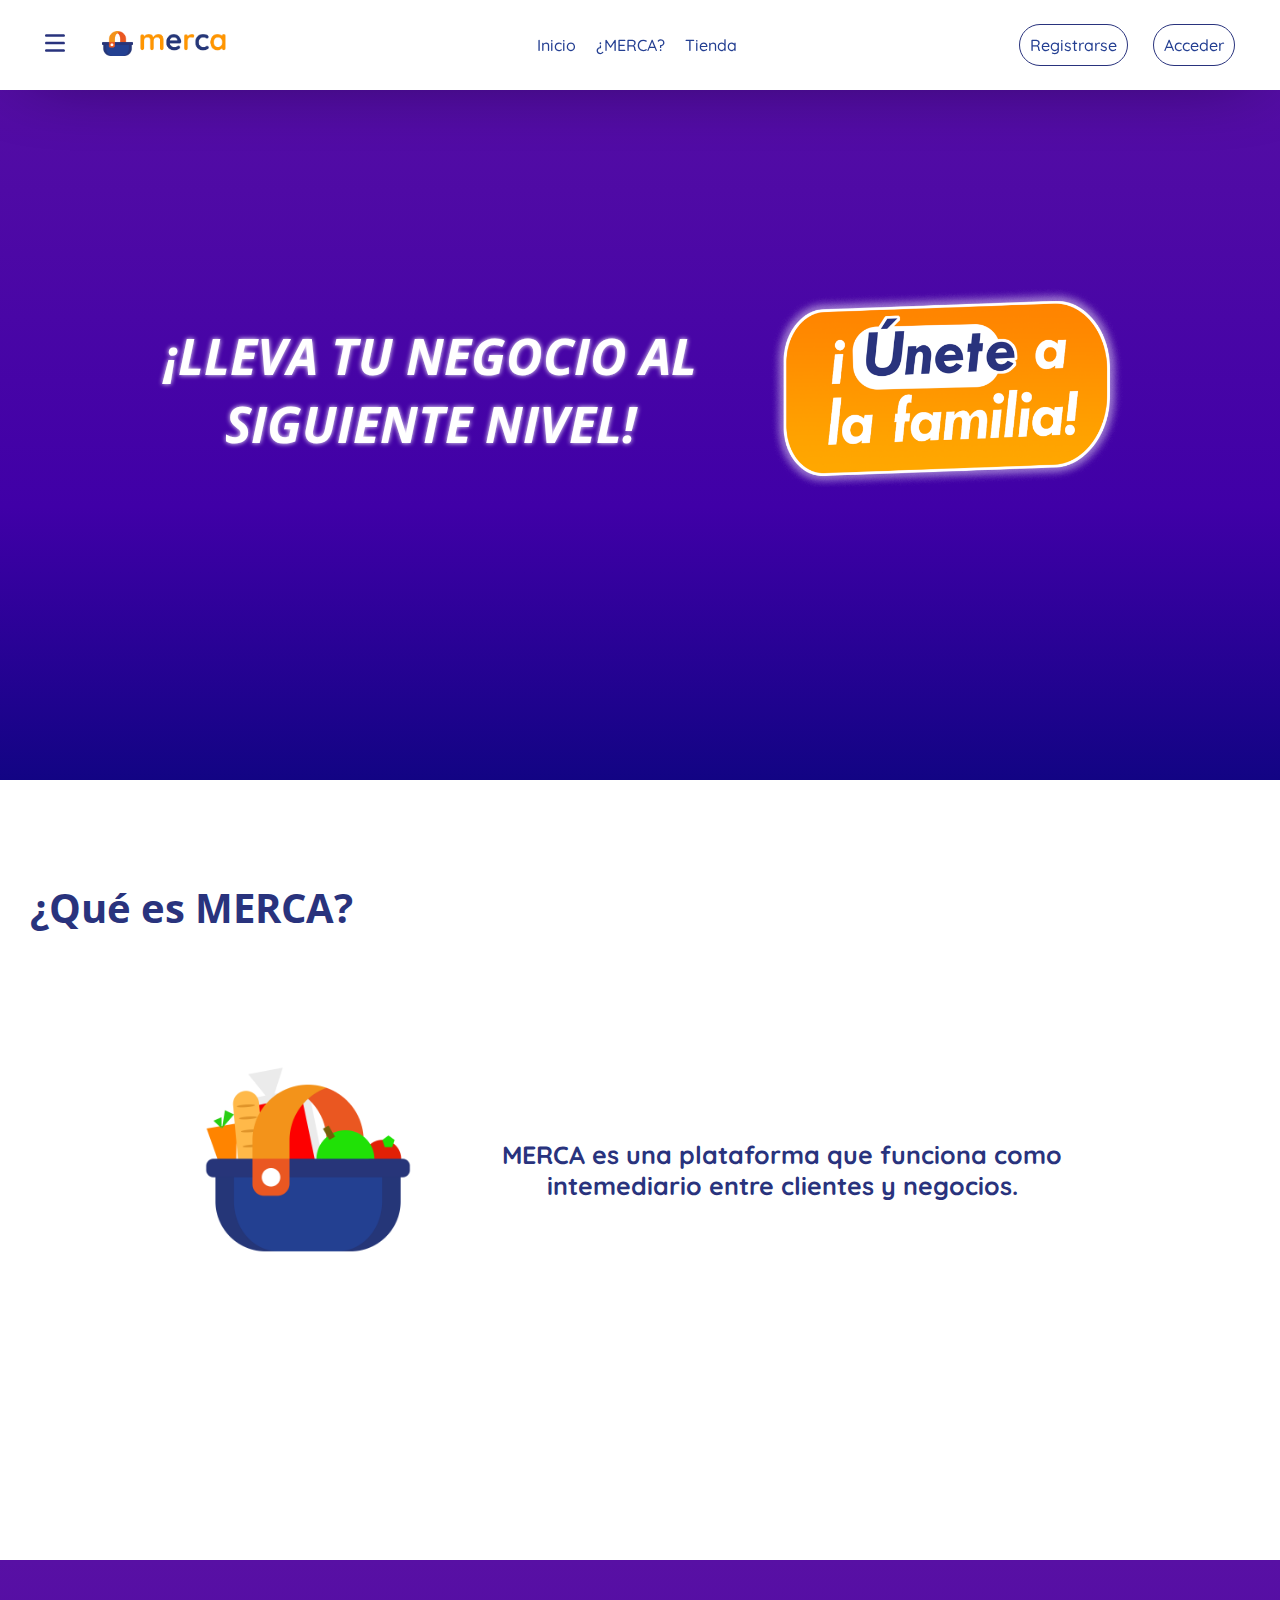
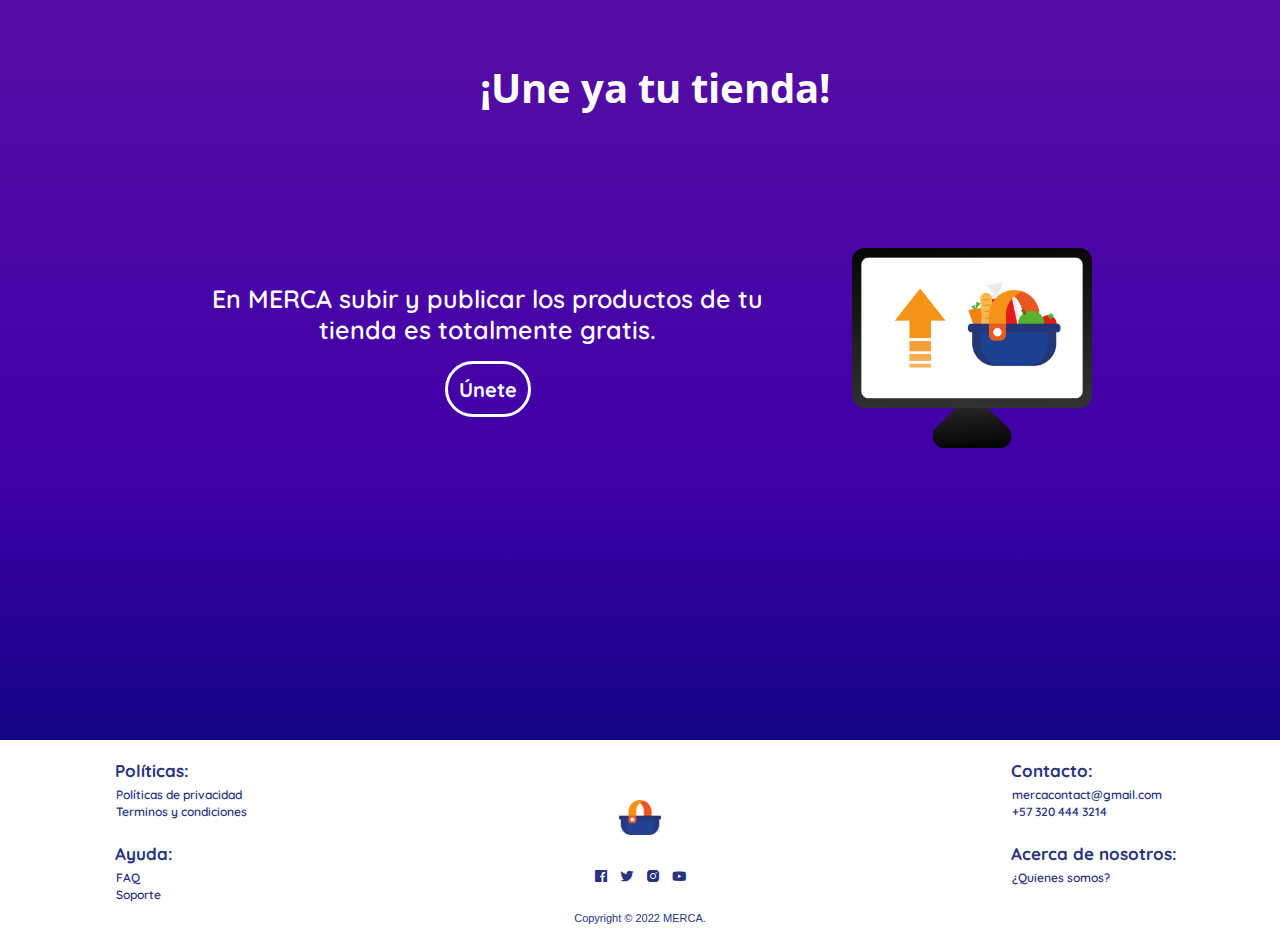
<file: index.html>
<!DOCTYPE html>
<html lang="en">
<head>
    <meta charset="UTF-8">
    <meta http-equiv="X-UA-Compatible" content="IE=edge">
    <meta name="viewport" content="width=device-width, initial-scale=1.0">
    <title>Merca: ¡Tiendas y más!</title>
    <link rel="stylesheet" href="css/style.css">
    <link rel="icon" href="img/general/BannerLogin.png">
    <link href='https://unpkg.com/boxicons@2.1.2/css/boxicons.min.css' rel='stylesheet'>
</head>
<body>
    <!--MENU HAMBURGUESA-->
    <nav class="bar-menu close">
        <header>
            <div class="bar-logo-text">
                <span class="bar-logo">
                    <img class="bar-logo-interno" src="img/icons/iconUser.svg" alt="Logo Merca">
                </span>
                <div class="text bar-text">
                    <span class="name">Sin acceder</span>
                    <span class="rol">Vendedor/Comprador</span>
                </div>
            </div>

            <img class="bar-toggle" src="img/icons/iconHam.svg" alt="Icono cerrar menu bar">
        </header>

        <div class="bar-options">
            <div class="options">
                <li class="bar-search">
                    <i class='bx bx-search op-icon'></i>
                    <input type="search" placeholder="Buscar">
                </li>
                <ul class="options-links">
                    <li class="op-link">
                        <a href="#home">
                            <i class='bx bx-home-alt-2 op-icon'></i>
                            <span class="text op-text">Inicio</span>
                        </a>
                    </li>
                    <li class="op-link">
                        <a href="juego.html">
                            <i class='bx bx-joystick op-icon'></i>
                            <span class="text op-text">Juego</span>
                        </a>
                    </li>
                </ul>
            </div>
        </div>
    </nav>
    <!--HEADER-->
    <header class="header">
        <div class="contenedor-head">
            <div class="logo-opciones">
                <a href="home.html"><img src="img/logos/LogoMercaAroundFinal.png" alt="Logo merca" class="logoHead"></a>
                <a href="home.html"><img src="img/logos/LogoText.png" alt="Texto merca" class="textLogoHead"></a>
            </div>
            <div class="head-opciones">
                <ul class="nav__list">
                    <li><a class="bold-text" href="#home">Inicio</a></li>
                    <li><a class="bold-text" href="#merca">¿MERCA?</a></li>
                    <li><a class="bold-text" href="#tienda">Tienda</a></li>
                </ul>
            </div>
            <nav class="navegacion">
                <ul class="nav__list-2">
                    <li><a class="acceder respon-register" href="register.html">Registrarse</a></li>
                    <li><a class="acceder" href="login.html">Acceder</a></li>
                </ul>
            </nav>
        </div>
    </header>
    <!--CUERPO-->
    <section class="cuerpo">
        <section id="home">
            <div class="contenedor-subcuerpo">
                <div class="cont-cuerpo-izq">
                    <span class="title-1">¡LLEVA TU NEGOCIO AL SIGUIENTE NIVEL!</span>
                </div>
                <div class="cont-cuerpo-der">
                    <a href="login.html"><img src="img/general/BtnUnete.png" alt="Unete a la familia Merca"></a>
                </div>
            </div>
        </section>
        <section id="merca">
            <div class="contenedor-subcuerpo-dos">
                <div class="title-cuerpo-dos">
                    <h3>¿Qué es MERCA?</h3>
                </div>
                <div class="cont-lados-dos">
                    <div class="cont-cuerpo-dos-izq">
                       <img src="img/general/BannerLogin.png" alt="Canasta Merca llena de productos">
                    </div>
                    <div class="cont-cuerpo-dos-der">
                        <span>MERCA es una plataforma que funciona como intemediario entre clientes y negocios.</span>
                    </div>
                </div>
            </div>
        </section>
        <section id="tienda">
            <div class="contenedor-subcuerpo-tres">
                <div class="title-cuerpo-tres">
                    <h3>¡Une ya tu tienda!</h3>
                </div>
                <div class="cont-lados-tres">
                    <div class="cont-cuerpo-tres-izq">
                        <span>En MERCA subir y publicar los productos de tu tienda es totalmente gratis.</span>
                        <a href="login.html"><div class="btn-unete">Únete</div></a>
                    </div>
                    <div class="cont-cuerpo-tres-der">
                        <img src="img/general/logoMercaPc.png" alt="Canasta Merca llena de productos">
                    </div>
                </div>
            </div>
        </section>
    </section>

    <!--FOOTER-->
    <footer class="footer">
        <div class="footer-contenedor">
            <div class="footer-contenido">
                <div class="footer-left">
                    <div class="footer-top">
                        <div class="footer-subtitle">Políticas:</div>
                        <a href="#"><div class="footer-text">Políticas de privacidad</div></a>
                        <a href="#"><div class="footer-text">Terminos y condiciones</div></a>
                    </div>
                    <div class="footer-bottom">
                        <div class="footer-subtitle">Ayuda:</div>
                        <a href="#"><div class="footer-text">FAQ</div></a>
                        <a href="#"><div class="footer-text">Soporte</div></a>
                    </div>
                </div>
                <div class="footer-center">
                    <div class="footer-center-up">
                        <div class="footer-logo-contenedor">
                            <img src="img/logos/LogoMercaAroundFinal.png" class="footer-logo" alt="Logo Merca">
                        </div>
                    </div>
                    <div class="footer-center-down">
                        <div class="footer-redes-contenedor">
                            <a href="#"><i class='bx bxl-facebook-square icon-footer'></i></a>
                            <a href="#"><i class='bx bxl-twitter icon-footer'></i></a>
                            <a href="#"><i class='bx bxl-instagram-alt icon-footer' ></i></a>
                            <a href="#"><i class='bx bxl-youtube icon-footer'></i></a>
                        </div>
                    </div>
                </div>
                <div class="footer-right">
                    <div class="footer-top">
                        <div class="footer-subtitle">Contacto:</div>
                        <a href="#"><div class="footer-text">mercacontact@gmail.com</div></a>
                        <a href=""><div class="footer-text">+57 320 444 3214</div></a>
                    </div>
                    <div class="footer-bottom">
                        <div class="footer-subtitle">Acerca de nosotros:</div>
                        <a href="hojas.html"><div class="footer-text">¿Quienes somos?</div></a>
                    </div>
                </div>
            </div>
            <div class="footer-copyright-contenedor">
                <div class="footer-copyright">Copyright © 2022 MERCA.</div>
            </div>
        </div>
    </footer>

    <!--JS-->
    <script src="js/appmain.js"></script>

</body>
</html>
</file>
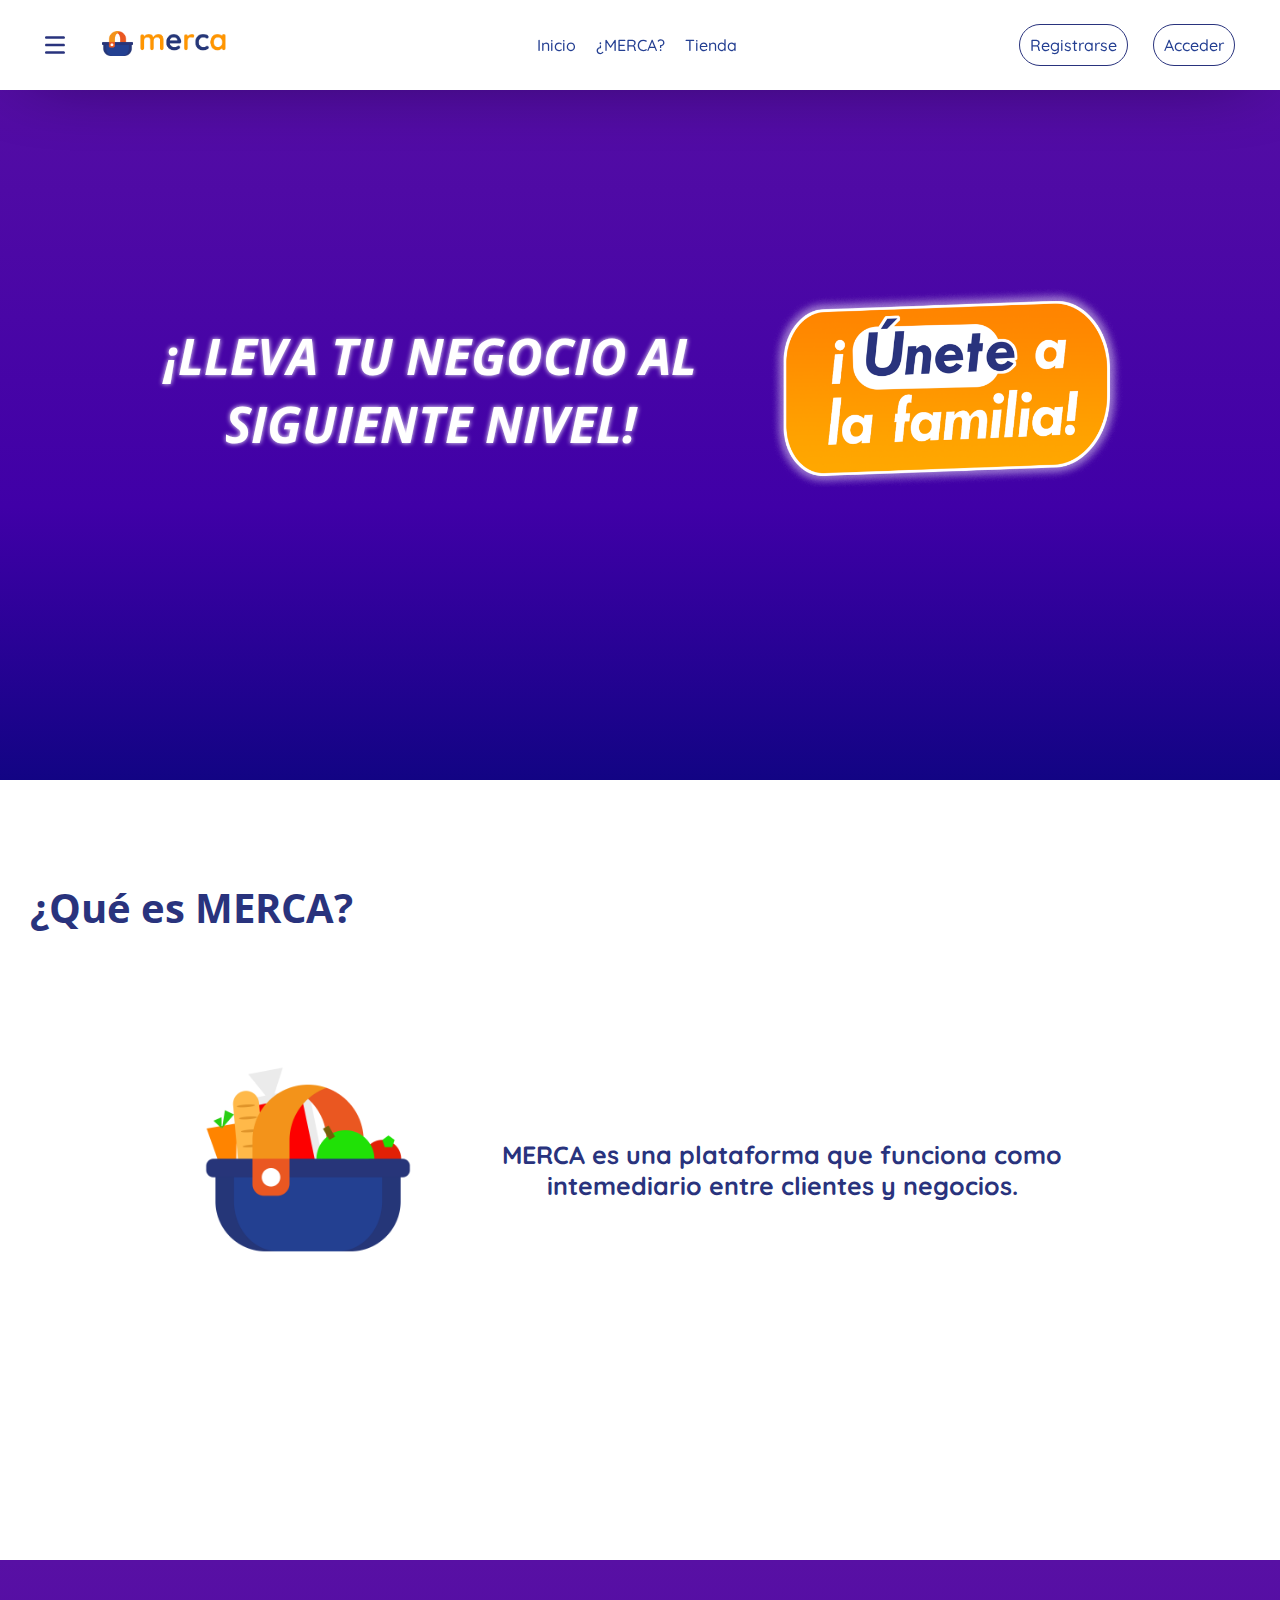
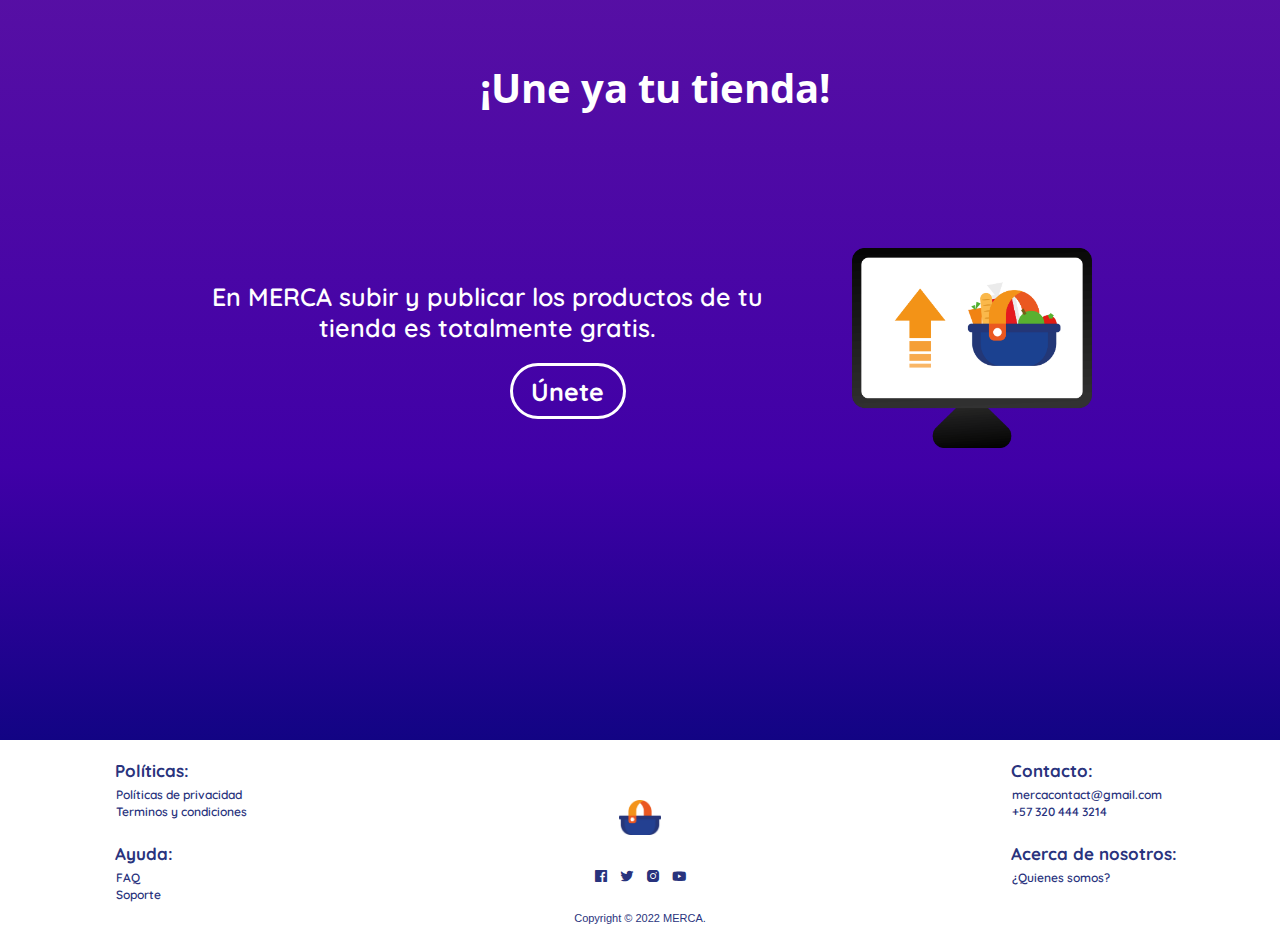
<file: view/index.html>
<!DOCTYPE html>
<html lang="en">
<head>
    <meta charset="UTF-8">
    <meta http-equiv="X-UA-Compatible" content="IE=edge">
    <meta name="viewport" content="width=device-width, initial-scale=1.0">
    <title>Merca: ¡Tiendas y más!</title>
    <link rel="stylesheet" href="css/style.css">
    <link rel="icon" href="img/general/BannerLogin.png">
    <link href='https://unpkg.com/boxicons@2.1.2/css/boxicons.min.css' rel='stylesheet'>
</head>
<body>
    <!--MENU HAMBURGUESA-->
    <nav class="bar-menu close">
        <header>
            <div class="bar-logo-text">
                <span class="bar-logo">
                    <img class="bar-logo-interno" src="img/icons/iconUser.svg" alt="Logo Merca">
                </span>
                <div class="text bar-text">
                    <span class="name">Nombre de usuario</span>
                    <span class="rol">vendedor/comprador</span>
                </div>
            </div>

            <img class="bar-toggle" src="img/icons/iconHam.svg" alt="Icono cerrar menu bar">
        </header>

        <div class="bar-options">
            <div class="options">
                <li class="bar-search">
                    <i class='bx bx-search op-icon'></i>
                    <input type="search" placeholder="Buscar">
                </li>
                <ul class="options-links">
                    <li class="op-link">
                        <a href="#home">
                            <i class='bx bx-home-alt-2 op-icon'></i>
                            <span class="text op-text">Inicio</span>
                        </a>
                    </li>
                    <li class="op-link">
                        <a href="juego.html">
                            <i class='bx bx-joystick op-icon'></i>
                            <span class="text op-text">Juego</span>
                        </a>
                    </li>
                </ul>
            </div>
        </div>
    </nav>
    <!--HEADER-->
    <header class="header">
        <div class="contenedor-head">
            <div class="logo-opciones">
                <a href="home.html"><img src="img/logos/LogoMercaAroundFinal.png" alt="Logo merca" class="logoHead"></a>
                <a href="home.html"><img src="img/logos/LogoText.png" alt="Texto merca" class="textLogoHead"></a>
            </div>
            <div class="head-opciones">
                <ul class="nav__list">
                    <li><a class="bold-text" href="#home">Inicio</a></li>
                    <li><a class="bold-text" href="#merca">¿MERCA?</a></li>
                    <li><a class="bold-text" href="#tienda">Tienda</a></li>
                </ul>
            </div>
            <nav class="navegacion">
                <ul class="nav__list-2">
                    <li><a class="acceder respon-register" href="login.html">Registrarse</a></li>
                    <li><a class="acceder" href="login.html">Acceder</a></li>
                </ul>
            </nav>
        </div>
    </header>
    <!--CUERPO-->
    <section class="cuerpo">
        <section id="home">
            <div class="contenedor-subcuerpo">
                <div class="cont-cuerpo-izq">
                    <span class="title-1">¡LLEVA TU NEGOCIO AL SIGUIENTE NIVEL!</span>
                </div>
                <div class="cont-cuerpo-der">
                    <a href="login.html"><img src="img/general/BtnUnete.png" alt="Unete a la familia Merca"></a>
                </div>
            </div>
        </section>
        <section id="merca">
            <div class="contenedor-subcuerpo-dos">
                <div class="title-cuerpo-dos">
                    <h3>¿Qué es MERCA?</h3>
                </div>
                <div class="cont-lados-dos">
                    <div class="cont-cuerpo-dos-izq">
                       <img src="img/general/BannerLogin.png" alt="Canasta Merca llena de productos">
                    </div>
                    <div class="cont-cuerpo-dos-der">
                        <span>MERCA es una plataforma que funciona como intemediario entre clientes y negocios.</span>
                    </div>
                </div>
            </div>
        </section>
        <section id="tienda">
            <div class="contenedor-subcuerpo-tres">
                <div class="title-cuerpo-tres">
                    <h3>¡Une ya tu tienda!</h3>
                </div>
                <div class="cont-lados-tres">
                    <div class="cont-cuerpo-tres-izq">
                        <span>En MERCA subir y publicar los productos de tu tienda es totalmente gratis.</span>
                        <div class="box-btn"><a href="login.html"><div class="btn-unete">Únete</div></a></div>
                    </div>
                    <div class="cont-cuerpo-tres-der">
                        <img src="img/general/logoMercaPc.png" alt="Canasta Merca llena de productos">
                    </div>
                </div>
            </div>
        </section>
    </section>

    <!--FOOTER-->
    <footer class="footer">
        <div class="footer-contenedor">
            <div class="footer-contenido">
                <div class="footer-left">
                    <div class="footer-top">
                        <div class="footer-subtitle">Políticas:</div>
                        <a href="#"><div class="footer-text">Políticas de privacidad</div></a>
                        <a href="#"><div class="footer-text">Terminos y condiciones</div></a>
                    </div>
                    <div class="footer-bottom">
                        <div class="footer-subtitle">Ayuda:</div>
                        <a href="#"><div class="footer-text">FAQ</div></a>
                        <a href="#"><div class="footer-text">Soporte</div></a>
                    </div>
                </div>
                <div class="footer-center">
                    <div class="footer-center-up">
                        <div class="footer-logo-contenedor">
                            <img src="img/logos/LogoMercaAroundFinal.png" class="footer-logo" alt="Logo Merca">
                        </div>
                    </div>
                    <div class="footer-center-down">
                        <div class="footer-redes-contenedor">
                            <a href="#"><i class='bx bxl-facebook-square icon-footer'></i></a>
                            <a href="#"><i class='bx bxl-twitter icon-footer'></i></a>
                            <a href="#"><i class='bx bxl-instagram-alt icon-footer' ></i></a>
                            <a href="#"><i class='bx bxl-youtube icon-footer'></i></a>
                        </div>
                    </div>
                </div>
                <div class="footer-right">
                    <div class="footer-top">
                        <div class="footer-subtitle">Contacto:</div>
                        <a href="#"><div class="footer-text">mercacontact@gmail.com</div></a>
                        <a href=""><div class="footer-text">+57 320 444 3214</div></a>
                    </div>
                    <div class="footer-bottom">
                        <div class="footer-subtitle">Acerca de nosotros:</div>
                        <a href="hojas.html"><div class="footer-text">¿Quienes somos?</div></a>
                    </div>
                </div>
            </div>
            <div class="footer-copyright-contenedor">
                <div class="footer-copyright">Copyright © 2022 MERCA.</div>
            </div>
        </div>
    </footer>

    <!--JS-->
    <script src="js/appmain.js"></script>

</body>
</html>
</file>
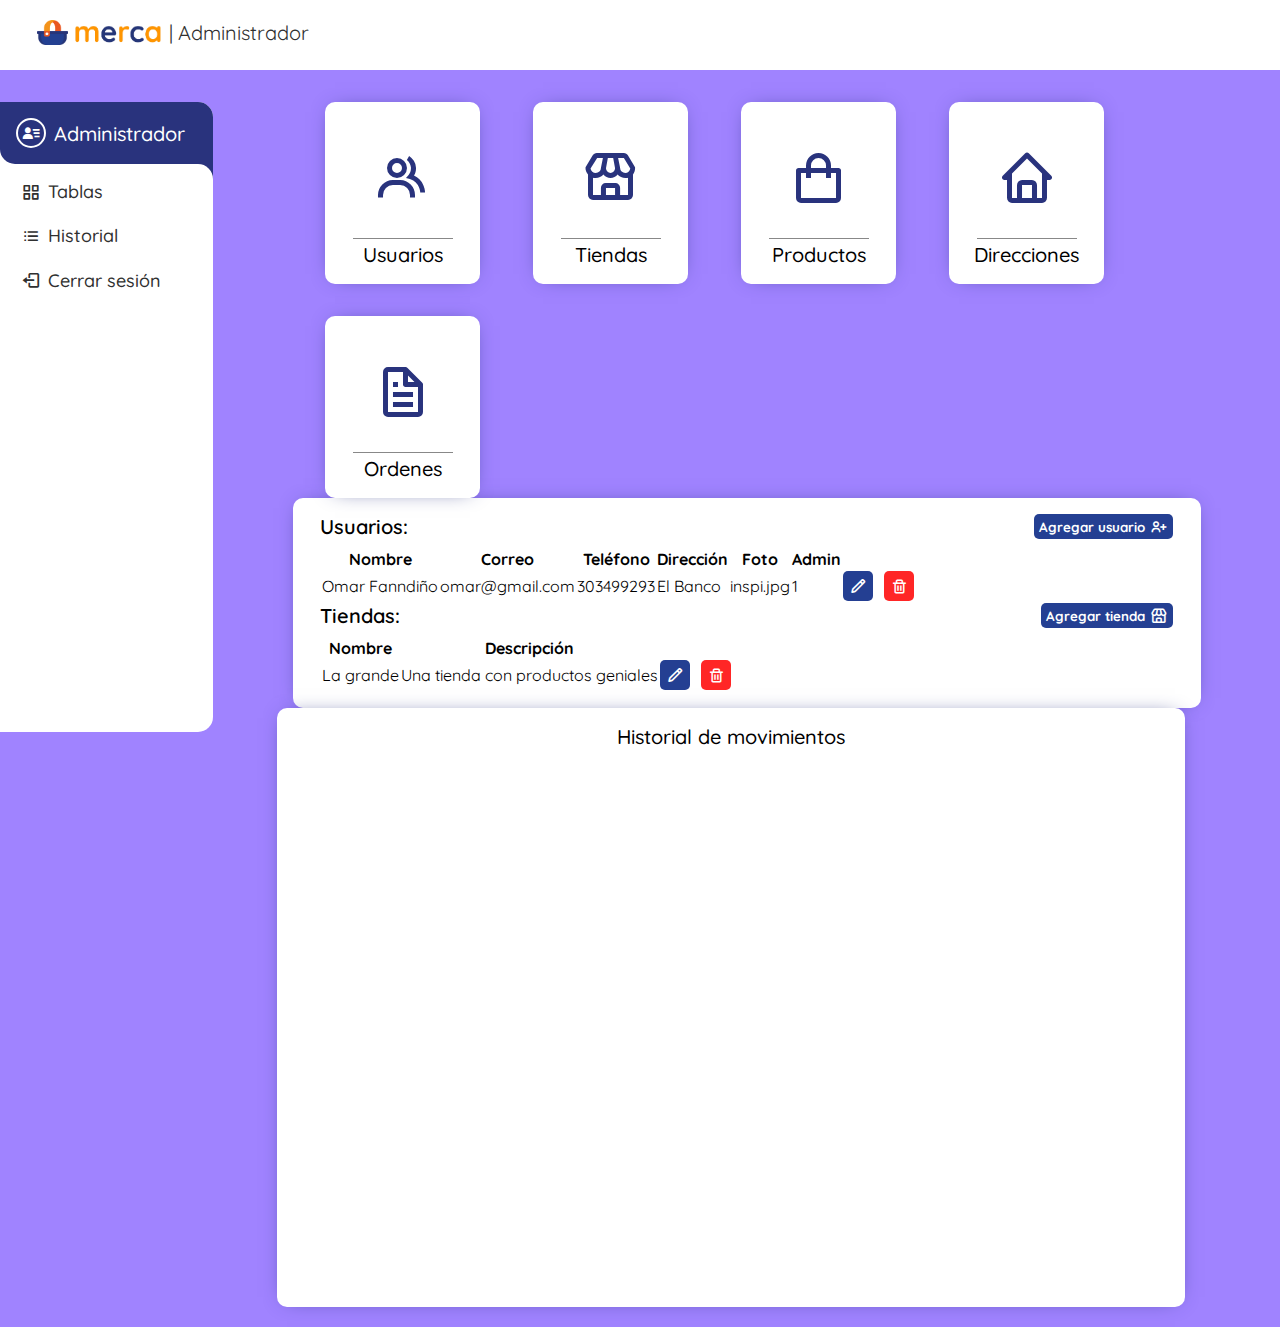
<file: admin.html>
<!DOCTYPE html>
<html lang="en">

<head>
    <meta charset="UTF-8">
    <meta http-equiv="X-UA-Compatible" content="IE=edge">
    <meta name="viewport" content="width=device-width, initial-scale=1.0">
    <title>Merca: Administrador</title>
    <link rel="stylesheet" href="css/styleadmin.css">
    <link rel="icon" href="img/general/BannerLogin.png">
    <link href='https://unpkg.com/boxicons@2.1.2/css/boxicons.min.css' rel='stylesheet'>
    <link rel="stylesheet" href="https://cdn.datatables.net/1.12.1/css/jquery.dataTables.min.css">
    <script src="https://code.jquery.com/jquery-3.5.1.js"></script>
    <script src="https://cdn.datatables.net/1.12.1/js/jquery.dataTables.min.js"></script>
    <script src="js/appadmin.js"></script>
</head>

<body>
    <!-- HEADER -->
    <header class="header-admin">
        <div class="content-header">
            <div class="text-logo">
                <img class="logo" src="img/logos/LogoMercaAroundFinal.png" alt="">
                <img class="text" src="img/logos/LogoText.png" alt="">
            </div>
            <p>| Administrador</p>
        </div>
    </header>

    <!-- BODY -->
    <div class="container-body">
        <div class="menu-bar">
            <div class="header-menu">
                <i class='bx bxs-user-detail'></i>
                <p>Administrador</p>
            </div>
            <div class="main-menu-background">
                <!-- BAR MENU -->
                <div class="main-menu">
                    <ul>
                        <li>
                            <a id="tables">
                                <i class='bx bx-grid-alt color'></i>
                                <p class="color">Tablas</p>
                            </a>
                        </li>
                        <li>
                            <a id="history">
                                <i class='bx bx-list-ul color'></i>
                                <p class="color">Historial</p>
                            </a>
                        </li>
                        <li>
                            <a href="#">
                                <i class='bx bx-log-out color' ></i>
                                <p class="color">Cerrar sesión</p>
                            </a>
                        </li>
                    </ul>
                </div>
            </div>
        </div>
        <!-- MAIN -->
        <div class="main-content">
            <!-- SELECCIONAR TABLAS -->
            <div id="grid-tables" class="grid-tables">
                <div id="users" class="container-select">
                    <div class="icon-table">
                        <i class='bx bx-group' ></i>
                    </div>
                    <div class="title-table-select">
                        <p>Usuarios</p>
                    </div>
                </div>
                <div id="stores" class="container-select">
                    <div class="icon-table">
                        <i class='bx bx-store' ></i>
                    </div>
                    <div class="title-table-select">
                        <p>Tiendas</p>
                    </div>
                </div>
                <div id="products" class="container-select">
                    <div class="icon-table">
                        <i class='bx bx-shopping-bag'></i>
                    </div>
                    <div class="title-table-select">
                        <p>Productos</p>
                    </div>
                </div>
                <div id="dir" class="container-select">
                    <div class="icon-table">
                        <i class='bx bx-home' ></i>
                    </div>
                    <div class="title-table-select">
                        <p>Direcciones</p>
                    </div>
                </div>
                <div id="orders" class="container-select">
                    <div class="icon-table">
                        <i class='bx bx-file' ></i>
                    </div>
                    <div class="title-table-select">
                        <p>Ordenes</p>
                    </div>
                </div>
            </div>
            <!-- TABLAS -->
            <div id="container-table" class="container-table">
                <div id="load-table-users">
                    <div class="title-add">
                        <p class="title-table">Usuarios:</p>
                        <button id="btn-add" title="Agregar usuario">Agregar usuario<i class='bx bx-user-plus'></i></button>
                    </div>
                    <table id="table-users" class="table-users">
                        <thead>
                            <tr>
                                <th>Nombre</th>
                                <th>Correo</th>
                                <th>Teléfono</th>
                                <th>Dirección</th>
                                <th>Foto</th>
                                <th>Admin</th>
                                <th></th>
                            </tr>
                        </thead>
                        <tbody>
                            <tr>
                                <td>Omar Fanndiño</td>
                                <td>omar@gmail.com</td>
                                <td>303499293</td>
                                <td>El Banco</td>
                                <td>inspi.jpg</td>
                                <td>1</td>
                                <td class="btns">
                                    <button title="Editar" class="btnEdit"><i class='bx bx-pencil'></i></button>
                                    <button title="Eliminar" class="btnDelete"><i class='bx bx-trash'></i></button>
                                </td>
                            </tr>
                    </table>
                </div>
                <div id="load-table-stores">
                    <div class="title-add">
                        <p class="title-table">Tiendas:</p>
                        <button id="btn-add" title="Agregar tienda">Agregar tienda<i class='bx bx-store' ></i></button>
                    </div>
                    <table id="table-stores" class="table-stores">
                        <thead>
                            <tr>
                                <th>Nombre</th>
                                <th>Descripción</th>
                                <th></th>
                            </tr>
                        </thead>
                        <tbody>
                            <tr>
                                <td>La grande</td>
                                <td>Una tienda con productos geniales</td>
                                <td class="btns">
                                    <button title="Editar" class="btnEdit"><i class='bx bx-pencil'></i></button>
                                    <button title="Eliminar" class="btnDelete"><i class='bx bx-trash'></i></button>
                                </td>
                            </tr>
                    </table>
                </div>
            </div>

            <div id="seehistory" class="history">
                <p>Historial de movimientos</p>
            </div>

            <!-- MODAL EDIT USER -->
            <div class="modal-edit">
                <div class="container-edits close">
                    <div class="container-btnClose">
                        <i id="btnClose" class='bx bx-x btn-close'></i>
                    </div>
                    <form action="" method="post" class="content-edits">
                        <div class="title">Agregar usuario:</div>
                        <div class="cont-field">
                            <i class='bx bx-user icon-info'></i>
                            <label class="subtitle" for="newname">Nombre:</label>
                            <input id="newname" type="text" title="nombre" value="">
                        </div>
                        <div class="cont-field">
                            <i class='bx bx-envelope icon-info'></i>
                            <label class="subtitle" for="new">Correo:</label>
                            <input id="newemail" type="text" title="correo" value="">
                        </div>
                        <div class="cont-field">
                            <i class='bx bx-mobile-alt icon-info'></i>
                            <label class="subtitle" for="newphone">Teléfono:</label>
                            <input id="newphone" type="text" title="teléfono" value="">
                        </div>
                        <div class="cont-field">
                            <i class='bx bx-home icon-info'></i>
                            <label class="subtitle" for="newdirection">Dirección:</label>
                            <input id="newdir" type="text" title="dirección" value="">
                        </div>
                        <div class="cont-field">
                            <i class='bx bx-lock-alt icon-info'></i>
                            <label class="subtitle" for="newpassword">Contraseña:</label>
                            <input id="newpassword" type="text" title="contraseña" value="">
                        </div>
                        <button type="button" class="btn-act" title="Actualizar">
                            <span>Agregar</span>
                            <i class='bx bx-user-plus btn-icon'>
                        </button>
                    </form>
                </div>
            </div>
        </div>
    </div>
</body>

</html>
</file>
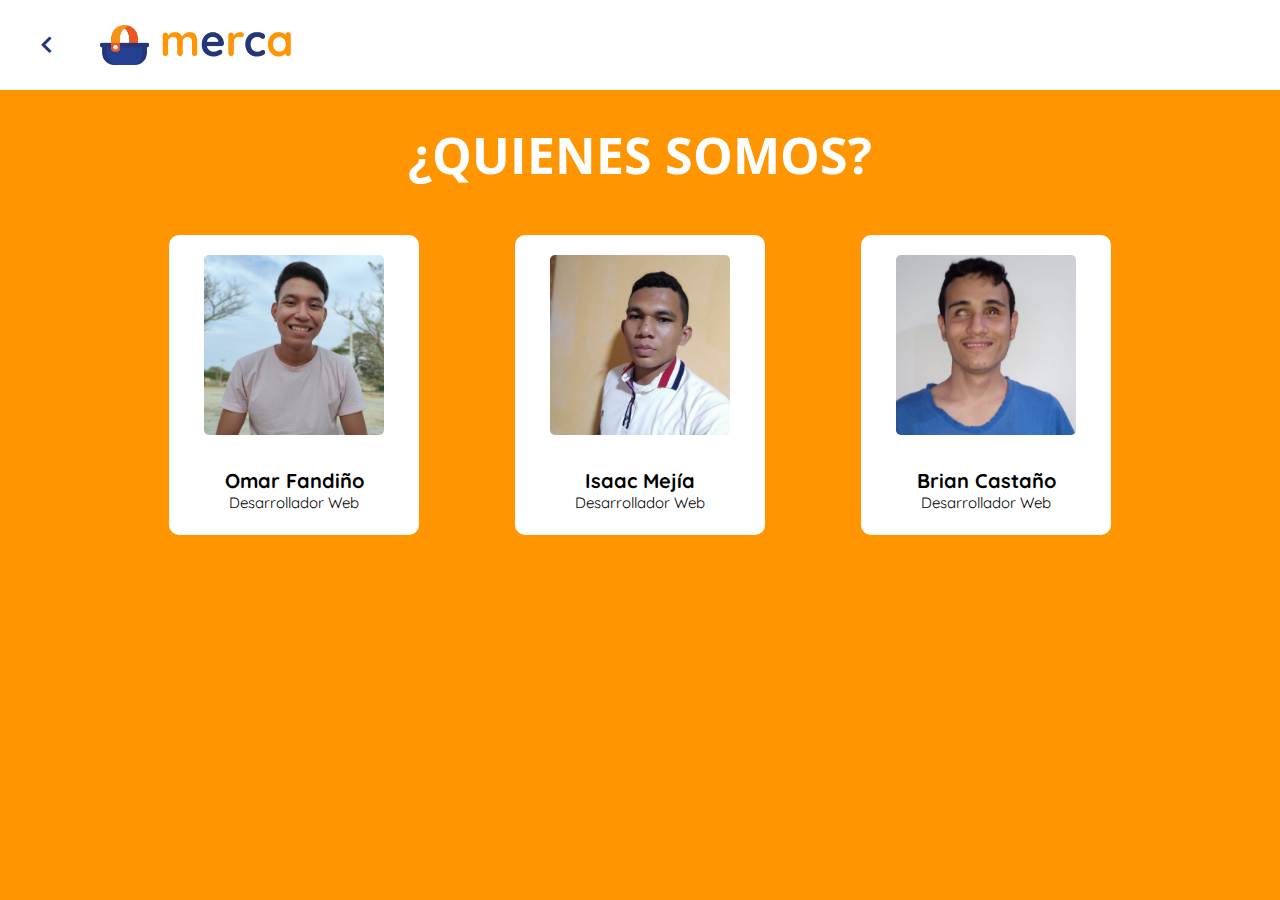
<file: hojas.html>
<!DOCTYPE html>
<html lang="en">
<head>
    <meta charset="UTF-8">
    <meta http-equiv="X-UA-Compatible" content="IE=edge">
    <meta name="viewport" content="width=device-width, initial-scale=1.0">
    <title>Merca: ¿Quienes somos?</title>
    <link rel="stylesheet" href="css/stylehoja.css">
    <link rel="icon" href="img/general/BannerLogin.png">
    <link href='https://unpkg.com/boxicons@2.1.2/css/boxicons.min.css' rel='stylesheet'>
</head>
<body>
    <!-- Header-->
    <header class="header">
        <div class="contenedor-header">
            <div class="back">
                <a href="home.html"><i class='bx bx-chevron-left icon-back'></i></a>
            </div>
            <div class="logo-text">
               <span class="logo"> <img src="img/logos/LogoMercaAroundFinal.png" alt="Logo Merca"></span>
               <span class="text"><img src="img/logos/LogoText.png" alt="texto del logo"></span>
            </div>
        </div>
    </header>

    <div class="sub-head">
        <div class="title">
            <span>¿QUIENES SOMOS?</span>
        </div>
    </div>
    <!-- Cuerpo-->
    <div class="cuerpo">
        <div class="contenedor-flex">
            <div class="contenedor-grid">
                <a href="hojasDeVida/hojaOmar/hojaOmar.html" target="_BLANK">
                    <div class="contenedor-hoja">
                        <div class="photo fondo-1">
                            <img src="img/pp/foto.omar.jpg" alt="foto hoja de vida">
                        </div>
                        <div class="name-rol">
                            <span>Omar Fandiño</span>
                            <p>Desarrollador Web</p>
                        </div>
                    </div>
                </a>
                <a href="hojasDeVida/hojaIsaac/hojaIsaac.html" target="_BLANK">
                    <div class="contenedor-hoja">
                        <div class="photo fondo-2">
                            <img src="img/pp/foto.isaac.jpg" alt="foto hoja de vida">
                            </div>
                        <div class="name-rol">
                            <span>Isaac Mejía</span>
                            <p>Desarrollador Web</p>
                        </div>
                    </div>
                </a>
                <a href="hojasDeVida/hojaBrian/hojaBrian.html" target="_BLANK">
                    <div class="contenedor-hoja">
                        <div class="photo fondo-3">
                            <img src="img/pp/foto.brian.jpg" alt="foto hoja de vida">
                        </div>
                        <div class="name-rol">
                            <span>Brian Castaño</span>
                            <p>Desarrollador Web</p>
                        </div>
                    </div>
                </a>
            </div>
        </div>
    </div>

</body>
</html>
</file>
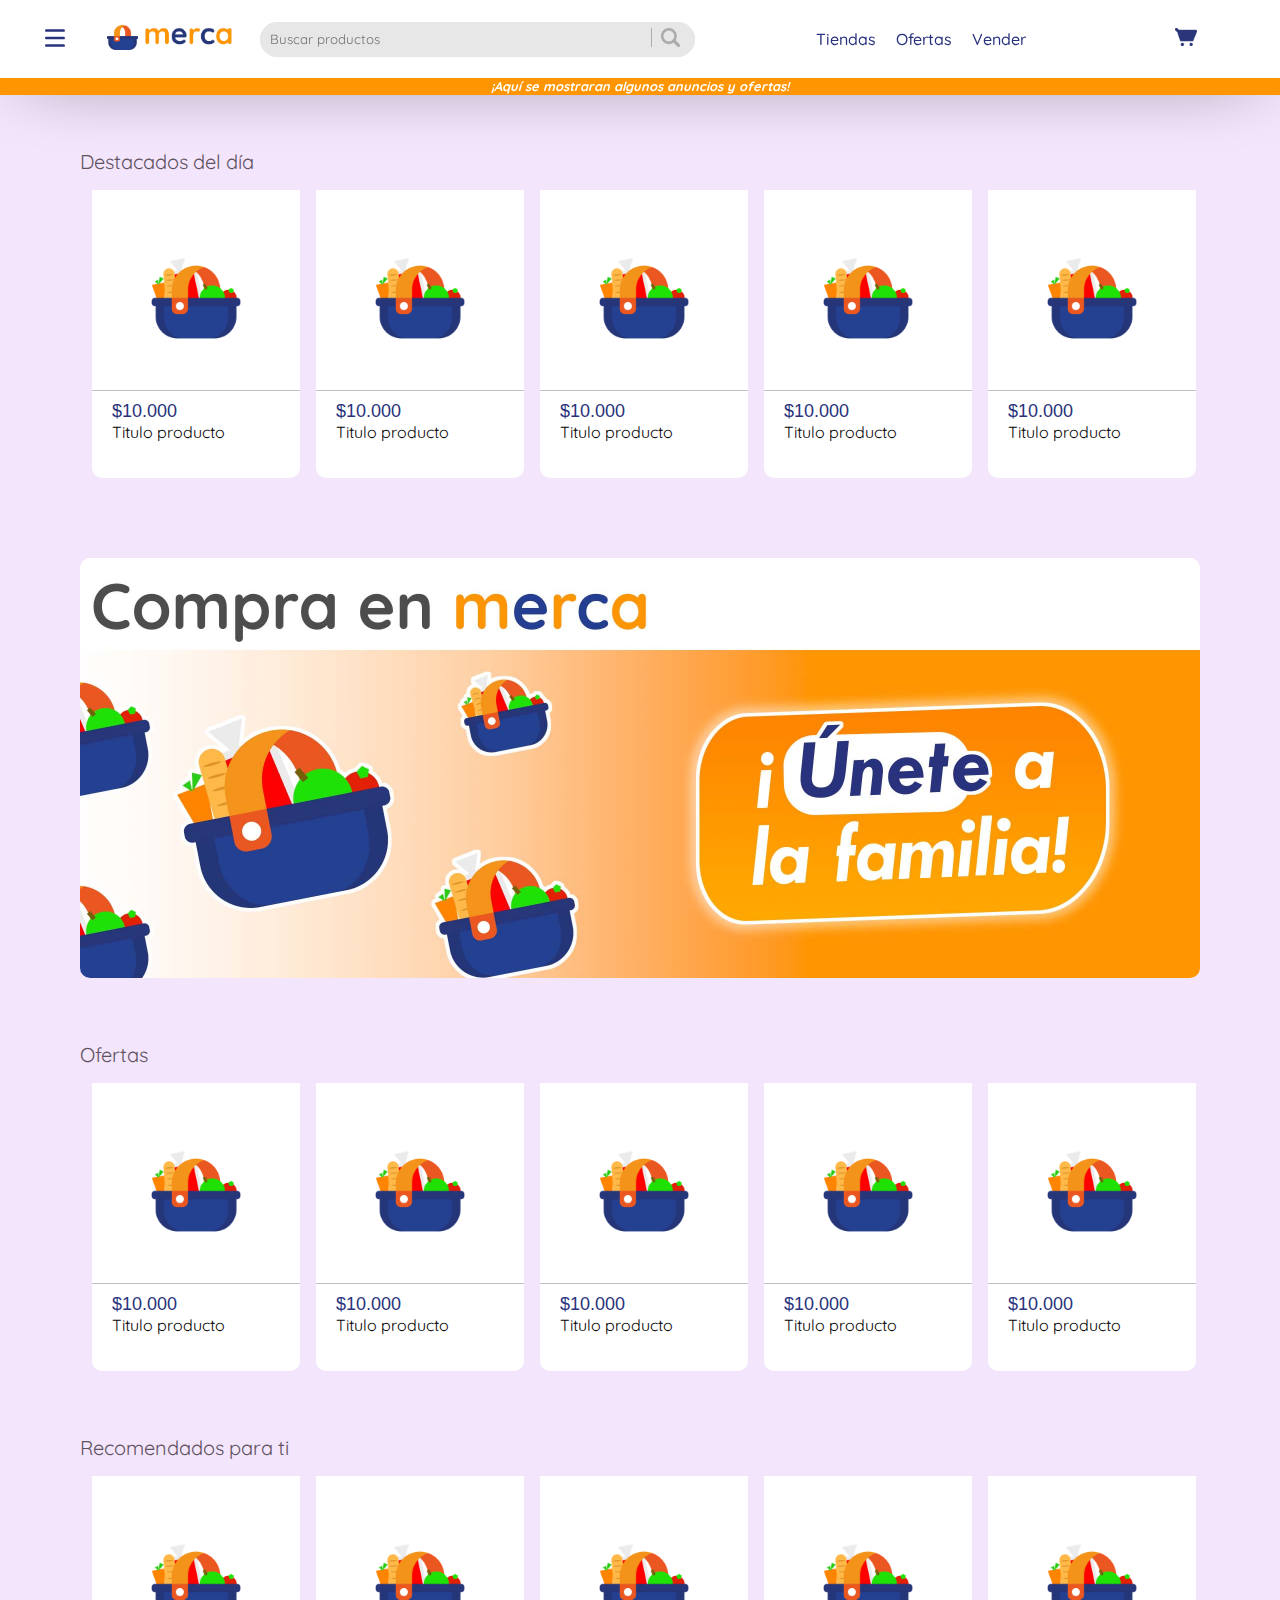
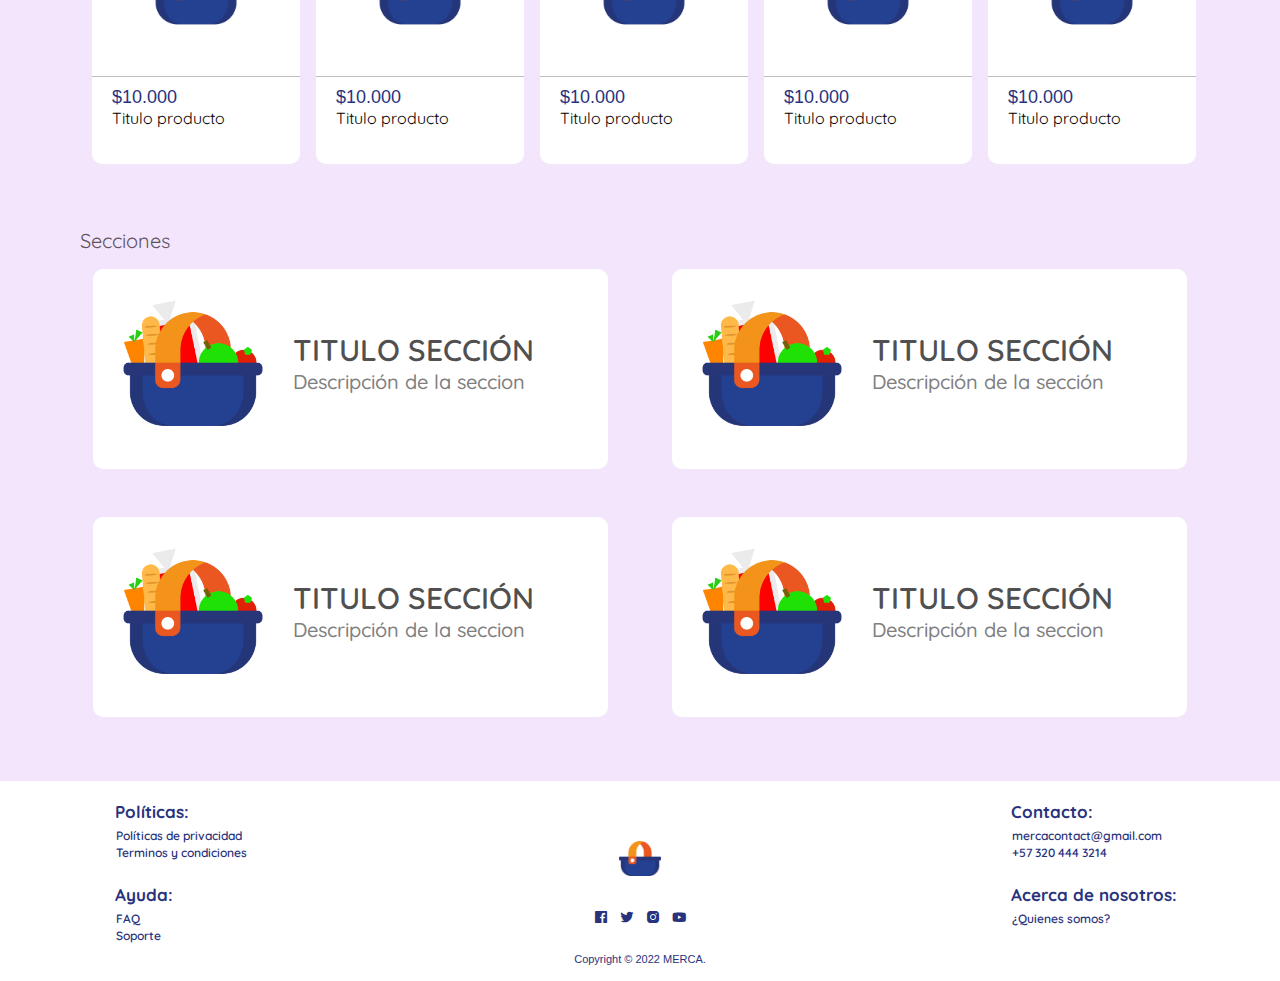
<file: home.html>
<!DOCTYPE html>
<html lang="en">
<head>
    <meta charset="UTF-8">
    <meta http-equiv="X-UA-Compatible" content="IE=edge">
    <meta name="viewport" content="width=device-width, initial-scale=1.0">
    <title>Merca: ¡Tiendas y más!</title>
    <link rel="stylesheet" href="css/stylehome.css">
    <link rel="icon" href="img/general/BannerLogin.png">
    <link href='https://unpkg.com/boxicons@2.1.2/css/boxicons.min.css' rel='stylesheet'>
</head>
<body>
        <!--MENU HAMBURGUESA-->
    <nav class="bar-menu close">
        <header>
            <div class="bar-logo-text">
                <a href="profile.html">
                    <span class="bar-logo">
                        <img src="img/icons/iconUser.svg" alt="Logo Merca">
                    </span>
                    <div class="text bar-text">
                        <span class="name">Omar Fandiño</span>
                        <span class="rol">Vendedor/Comprador</span>
                    </div>
                </a>
            </div>

            <img class="bar-toggle" src="img/icons/iconHam.svg" alt="Icono cerrar menu bar">
        </header>

        <div class="bar-options">
            <div class="options">
                <li class="bar-search">
                    <i class='bx bx-search op-icon'></i>
                    <input type="search" placeholder="Buscar">
                </li>
                <ul class="options-links">
                    <li class="op-link">
                        <a href="#">
                            <i class='bx bx-home-alt-2 op-icon'></i>
                            <span class="text op-text">Inicio</span>
                        </a>
                    </li>
                    <li class="op-link">
                        <a href="#">
                            <i class='bx bx-store op-icon'></i>
                            <span class="text op-text">Tienda</span>
                        </a>
                    </li>
                    <li class="op-link">
                        <a href="#">
                            <i class='bx bx-shopping-bag op-icon'></i>
                            <span class="text op-text">Categorías</span>
                        </a>
                    </li>
                    <li class="op-link">
                        <a href="#">
                            <i class='bx bx-heart op-icon'></i>
                            <span class="text op-text">Favoritos</span>
                        </a>
                    </li>
                    <li class="op-link">
                        <a href="#">
                            <i class='bx bx-wallet op-icon'></i>
                            <span class="text op-text">Billetera</span>
                        </a>
                    </li>
                    <li class="op-link">
                        <a href="juego.html">
                            <i class='bx bx-joystick op-icon'></i>
                            <span class="text op-text">Juego</span>
                        </a>
                    </li>
                    <li class="op-link">
                        <a href="#">
                            <i class='bx bx-wrench op-icon'></i>
                            <span class="text op-text">Configuraciones</span>
                        </a>
                    </li>
                </ul>
            </div>
            <div class="menu-bar-bottom">
                <li class="op-link">
                    <a href="index.html">
                        <i class='bx bx-log-out op-icon'></i>
                        <span class="text op-text">Cerrar sesión</span>
                    </a>
                </li>
            </div>
        </div>
    </nav>

        <!--HEADER-->
    <header class="header">
        <div class="container-header">
            <div class="contenido-header">
                <div class="head-izq">
                    <div class="logo-opciones">
                        <a href="home.html"><img src="img/logos/LogoMercaAroundFinal.png" alt="Logo merca" class="logoHead"></a>
                        <a href="home.html"><img src="img/logos/LogoText.png" alt="Texto merca" class="textLogoHead"></a>
                    </div>
                    <div class="contenedor-barra">
                        <input type="search" class="barra-buscar" placeholder="Buscar productos">
                        <section class="boton-buscar"><a href="#"><img src="img/icons/iconLupa.png" alt="Boton buscar" class="icon-search"></a></section>
                    </div>
                </div>
                <div class="navegacion">
                    <div class="head-opciones">
                        <ul>
                            <li><a class="bold-text" href="#">Tiendas</a></li>
                            <li><a class="bold-text" href="#">Ofertas</a></li>
                            <li><a class="bold-text" href="#">Vender</a></li>
                        </ul>
                    </div>
                </div>
                <nav class="navegacion">
                    <ul>
                        <li><a href="#"><img src="img/icons/iconCar.png" class="car" alt="Carrito"></a></li>
                    </ul>
                </nav>
            </div>
        </div>
        <div class="posicion-ad">
            <div class="anuncio">¡Aquí se mostraran algunos anuncios y ofertas!</div>
        </div>
    </header>
    <!--CUERPO-->
    <section class="cuerpo">
        <div class="contenedor-cuerpo">
            <div class="cuerpo-subtitle">Destacados del día</div>
            <div class="contenedor-cuerpo-grid">
                <div class="cuerpo-grid">
                    <a href="#">
                        <div class="cont-producto">
                            <div class="contenedor-favorite">
                                <i class='bx bx-heart icon-favorite'></i>
                            </div>
                            <div class="contenedor-photo">
                                <img class="producto-img" src="img/general/BannerLogin.png" alt="No hay producto">
                            </div>
                            <div class="contenedor-info-producto">
                                <div class="contenedor-price">
                                    $10.000
                                </div>
                                <div class="contenedor-title">
                                    Titulo producto
                                </div>
                            </div>
                        </div>
                    </a>
                    <a href="#">
                        <div class="cont-producto">
                            <div class="contenedor-favorite">
                                <i class='bx bx-heart icon-favorite'></i>
                            </div>
                            <div class="contenedor-photo">
                                <img class="producto-img" src="img/general/BannerLogin.png" alt="No hay producto">
                            </div>
                            <div class="contenedor-info-producto">
                                <div class="contenedor-price">
                                    $10.000
                                </div>
                                <div class="contenedor-title">
                                    Titulo producto
                                </div>
                            </div>
                        </div>
                    </a>
                    <a href="#">
                        <div class="cont-producto">
                            <div class="contenedor-favorite">
                                <i class='bx bx-heart icon-favorite'></i>
                            </div>
                            <div class="contenedor-photo">
                                <img class="producto-img" src="img/general/BannerLogin.png" alt="No hay producto">
                            </div>
                            <div class="contenedor-info-producto">
                                <div class="contenedor-price">
                                    $10.000
                                </div>
                                <div class="contenedor-title">
                                    Titulo producto
                                </div>
                            </div>
                        </div>
                    </a>
                    <a href="#">
                        <div class="cont-producto">
                            <div class="contenedor-favorite">
                                <i class='bx bx-heart icon-favorite'></i>
                            </div>
                            <div class="contenedor-photo">
                                <img class="producto-img" src="img/general/BannerLogin.png" alt="No hay producto">
                            </div>
                            <div class="contenedor-info-producto">
                                <div class="contenedor-price">
                                    $10.000
                                </div>
                                <div class="contenedor-title">
                                    Titulo producto
                                </div>
                            </div>
                        </div>
                    </a>
                    <a href="#">
                        <div class="cont-producto">
                            <div class="contenedor-favorite">
                                <i class='bx bx-heart icon-favorite'></i>
                            </div>
                            <div class="contenedor-photo">
                                <img class="producto-img" src="img/general/BannerLogin.png" alt="No hay producto">
                            </div>
                            <div class="contenedor-info-producto">
                                <div class="contenedor-price">
                                    $10.000
                                </div>
                                <div class="contenedor-title">
                                    Titulo producto
                                </div>
                            </div>
                        </div>
                    </a>
                </div>
            </div>

            <div class="contenedor-cuerpo-banner">
                <a href="#">
                    <div class="contenedor-banner">
                        <img class="img-banner" src="img/general/BannerPromo.jpg" alt="Banner únete a la familia Merca">
                    </div></a>
            </div>

            <div class="cuerpo-subtitle">Ofertas</div>
            <div class="contenedor-cuerpo-grid">
                <div class="cuerpo-grid">
                    <a href="#">
                        <div class="cont-producto">
                            <div class="contenedor-favorite">
                                <i class='bx bx-heart icon-favorite'></i>
                            </div>
                            <div class="contenedor-photo">
                                <img class="producto-img" src="img/general/BannerLogin.png" alt="No hay producto">
                            </div>
                            <div class="contenedor-info-producto">
                                <div class="contenedor-price">
                                    $10.000
                                </div>
                                <div class="contenedor-title">
                                    Titulo producto
                                </div>
                            </div>
                        </div>
                    </a>
                    <a href="#">
                        <div class="cont-producto">
                            <div class="contenedor-favorite">
                                <i class='bx bx-heart icon-favorite'></i>
                            </div>
                            <div class="contenedor-photo">
                                <img class="producto-img" src="img/general/BannerLogin.png" alt="No hay producto">
                            </div>
                            <div class="contenedor-info-producto">
                                <div class="contenedor-price">
                                    $10.000
                                </div>
                                <div class="contenedor-title">
                                    Titulo producto
                                </div>
                            </div>
                        </div>
                    </a>
                    <a href="#">
                        <div class="cont-producto">
                            <div class="contenedor-favorite">
                                <i class='bx bx-heart icon-favorite'></i>
                            </div>
                            <div class="contenedor-photo">
                                <img class="producto-img" src="img/general/BannerLogin.png" alt="No hay producto">
                            </div>
                            <div class="contenedor-info-producto">
                                <div class="contenedor-price">
                                    $10.000
                                </div>
                                <div class="contenedor-title">
                                    Titulo producto
                                </div>
                            </div>
                        </div>
                    </a>
                    <a href="#">
                        <div class="cont-producto">
                            <div class="contenedor-favorite">
                                <i class='bx bx-heart icon-favorite'></i>
                            </div>
                            <div class="contenedor-photo">
                                <img class="producto-img" src="img/general/BannerLogin.png" alt="No hay producto">
                            </div>
                            <div class="contenedor-info-producto">
                                <div class="contenedor-price">
                                    $10.000
                                </div>
                                <div class="contenedor-title">
                                    Titulo producto
                                </div>
                            </div>
                        </div>
                    </a>
                    <a href="#">
                        <div class="cont-producto">
                            <div class="contenedor-favorite">
                                <i class='bx bx-heart icon-favorite'></i>
                            </div>
                            <div class="contenedor-photo">
                                <img class="producto-img" src="img/general/BannerLogin.png" alt="No hay producto">
                            </div>
                            <div class="contenedor-info-producto">
                                <div class="contenedor-price">
                                    $10.000
                                </div>
                                <div class="contenedor-title">
                                    Titulo producto
                                </div>
                            </div>
                        </div>
                    </a>
                </div>
            </div>

            <div class="cuerpo-subtitle">Recomendados para ti</div>
            <div class="contenedor-cuerpo-grid">
                <div class="cuerpo-grid">
                    <a href="#">
                        <div class="cont-producto">
                            <div class="contenedor-favorite">
                                <i class='bx bx-heart icon-favorite'></i>
                            </div>
                            <div class="contenedor-photo">
                                <img class="producto-img" src="img/general/BannerLogin.png" alt="No hay producto">
                            </div>
                            <div class="contenedor-info-producto">
                                <div class="contenedor-price">
                                    $10.000
                                </div>
                                <div class="contenedor-title">
                                    Titulo producto
                                </div>
                            </div>
                        </div>
                    </a>
                    <a href="#">
                        <div class="cont-producto">
                            <div class="contenedor-favorite">
                                <i class='bx bx-heart icon-favorite' ></i>
                            </div>
                            <div class="contenedor-photo">
                                <img class="producto-img" src="img/general/BannerLogin.png" alt="No hay producto">
                            </div>
                            <div class="contenedor-info-producto">
                                <div class="contenedor-price">
                                    $10.000
                                </div>
                                <div class="contenedor-title">
                                    Titulo producto
                                </div>
                            </div>
                        </div>
                    </a>
                    <a href="#">
                        <div class="cont-producto">
                            <div class="contenedor-favorite">
                                <i class='bx bx-heart icon-favorite' ></i>
                            </div>
                            <div class="contenedor-photo">
                                <img class="producto-img" src="img/general/BannerLogin.png" alt="No hay producto">
                            </div>
                            <div class="contenedor-info-producto">
                                <div class="contenedor-price">
                                    $10.000
                                </div>
                                <div class="contenedor-title">
                                    Titulo producto
                                </div>
                            </div>
                        </div>
                    </a>
                    <a href="#">
                        <div class="cont-producto">
                            <div class="contenedor-favorite">
                                <i class='bx bx-heart icon-favorite' ></i>
                            </div>
                            <div class="contenedor-photo">
                                <img class="producto-img" src="img/general/BannerLogin.png" alt="No hay producto">
                            </div>
                            <div class="contenedor-info-producto">
                                <div class="contenedor-price">
                                    $10.000
                                </div>
                                <div class="contenedor-title">
                                    Titulo producto
                                </div>
                            </div>
                        </div>
                    </a>
                    <a href="#">
                        <div class="cont-producto">
                            <div class="contenedor-favorite">
                                <i class='bx bx-heart icon-favorite' ></i>
                            </div>
                            <div class="contenedor-photo">
                                <img class="producto-img" src="img/general/BannerLogin.png" alt="No hay producto">
                            </div>
                            <div class="contenedor-info-producto">
                                <div class="contenedor-price">
                                    $10.000
                                </div>
                                <div class="contenedor-title">
                                    Titulo producto
                                </div>
                            </div>
                        </div>
                    </a>
                </div>
            </div>

            <div class="cuerpo-subtitle">Secciones</div>
            <div class="contenedor-grid-secciones">
                <div class="grid-secciones">
                    <a href="#">
                        <div class="contenedor-seccion">
                            <div class="img-seccion">
                                <img src="img/general/BannerLogin.png" alt="Imagen seccion" class="imagen-seccion">
                            </div>
                            <div class="contenedor-info-seccion">
                                <div class="titulo-seccion">
                                    TITULO SECCIÓN
                                </div>
                                <div class="descripcion-seccion">
                                    Descripción de la seccion
                                </div>
                            </div>
                        </div>
                    </a>
                    <a href="#">
                        <div class="contenedor-seccion">
                            <div class="img-seccion">
                                <img src="img/general/BannerLogin.png" alt="Imagen seccion" class="imagen-seccion">
                            </div>
                            <div class="contenedor-info-seccion">
                                <div class="titulo-seccion">
                                    TITULO SECCIÓN
                                </div>
                                <div class="descripcion-seccion">
                                    Descripción de la sección
                                </div>
                            </div>
                        </div>
                    </a>
                    <a href="#">
                        <div class="contenedor-seccion">
                            <div class="img-seccion">
                                <img src="img/general/BannerLogin.png" alt="Imagen seccion" class="imagen-seccion">
                            </div>
                            <div class="contenedor-info-seccion">
                                <div class="titulo-seccion">
                                    TITULO SECCIÓN
                                </div>
                                <div class="descripcion-seccion">
                                    Descripción de la seccion
                                </div>
                            </div>
                        </div>
                    </a>
                    <a href="#">
                        <div class="contenedor-seccion">
                            <div class="img-seccion">
                                <img src="img/general/BannerLogin.png" alt="Imagen seccion" class="imagen-seccion">
                            </div>
                            <div class="contenedor-info-seccion">
                                <div class="titulo-seccion">
                                    TITULO SECCIÓN
                                </div>
                                <div class="descripcion-seccion">
                                    Descripción de la seccion
                                </div>
                            </div>
                        </div>
                    </a>

                </div>
            </div>

        </div>
    </section>

    <!--FOOTER-->
    <footer class="footer">
        <div class="footer-contenedor">
            <div class="footer-contenido">
                <div class="footer-left">
                    <div class="footer-top">
                        <div class="footer-subtitle">Políticas:</div>
                        <a href="#"><div class="footer-text">Políticas de privacidad</div></a>
                        <a href="#"><div class="footer-text">Terminos y condiciones</div></a>
                    </div>
                    <div class="footer-bottom">
                        <div class="footer-subtitle">Ayuda:</div>
                        <a href="#"><div class="footer-text">FAQ</div></a>
                        <a href="#"><div class="footer-text">Soporte</div></a>
                    </div>
                </div>
                <div class="footer-center">
                    <div class="footer-center-up">
                        <div class="footer-logo-contenedor">
                            <img src="img/logos/LogoMercaAroundFinal.png" class="footer-logo" alt="Logo Merca">
                        </div>
                    </div>
                    <div class="footer-center-down">
                        <div class="footer-redes-contenedor">
                            <a href="#"><i class='bx bxl-facebook-square icon-footer'></i></a>
                            <a href="#"><i class='bx bxl-twitter icon-footer'></i></a>
                            <a href="#"><i class='bx bxl-instagram-alt icon-footer' ></i></a>
                            <a href="#"><i class='bx bxl-youtube icon-footer'></i></a>
                        </div>
                    </div>
                </div>
                <div class="footer-right">
                    <div class="footer-top">
                        <div class="footer-subtitle">Contacto:</div>
                        <a href="#"><div class="footer-text">mercacontact@gmail.com</div></a>
                        <a href=""><div class="footer-text">+57 320 444 3214</div></a>
                    </div>
                    <div class="footer-bottom">
                        <div class="footer-subtitle">Acerca de nosotros:</div>
                        <a href="hojas.html"><div class="footer-text">¿Quienes somos?</div></a>
                    </div>
                </div>
            </div>
            <div class="footer-copyright-contenedor">
                <div class="footer-copyright">Copyright © 2022 MERCA.</div>
            </div>
        </div>
    </footer>

    <!--JS-->
    <script src="js/appmain.js"></script>
</body>
</html>
</file>
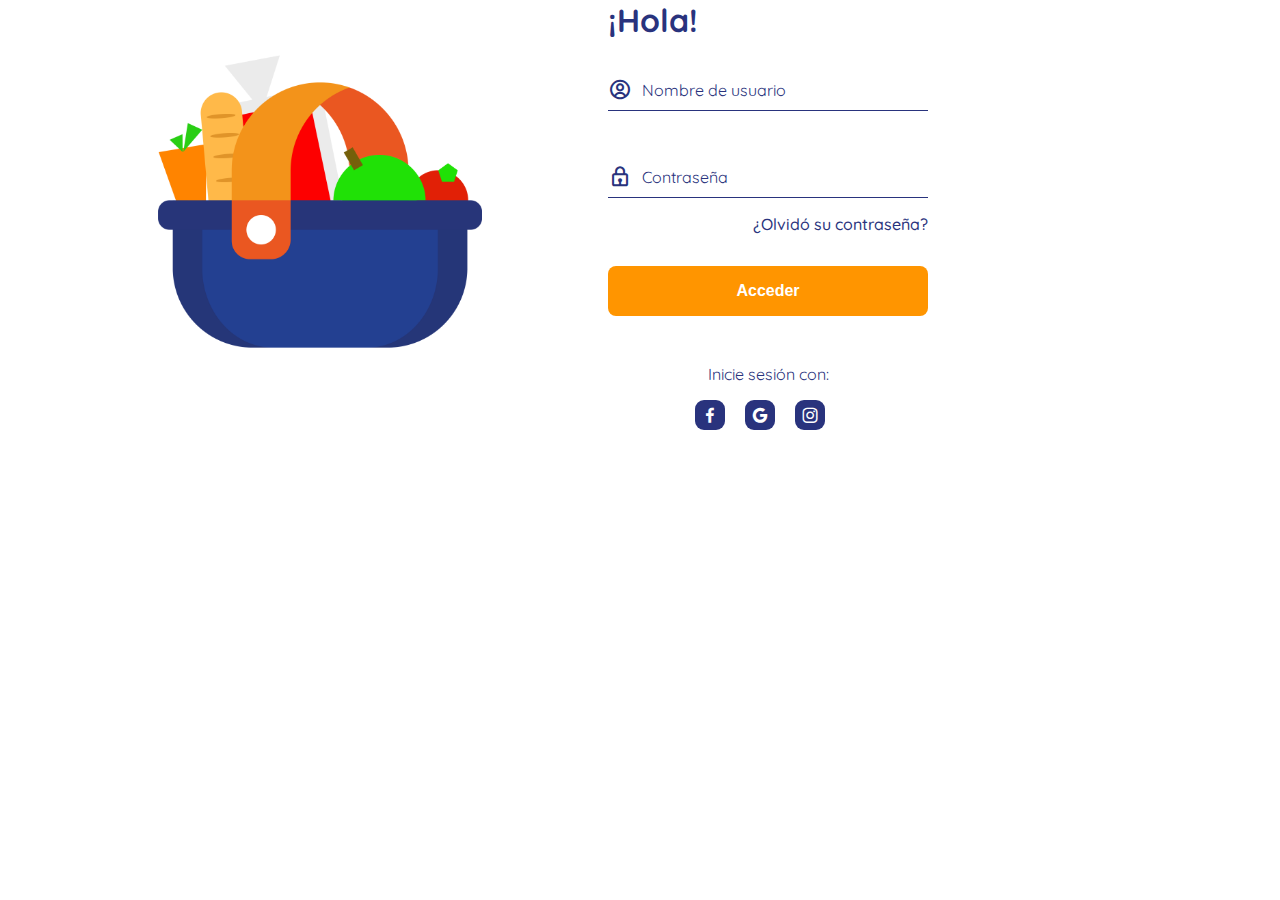
<file: login.html>
<!DOCTYPE html>
<html lang="en">
    <head>
        <meta charset="UTF-8">
        <meta http-equiv="X-UA-Compatible" content="IE=edge">
        <meta name="viewport" content="width=device-width, initial-scale=1.0">
        <link rel="stylesheet" href="css/stylelogin.css">
        <link rel="icon" href="img/general/BannerLogin.png">
        <link href='https://unpkg.com/boxicons@2.1.2/css/boxicons.min.css' rel='stylesheet'>

        <title>Merca: Acceder o registrarse</title>
    </head>
    <body>
        <div class="l-fom">
            <div class="shape1"></div>
            <div class="shape2"></div>
            <div class="form">
                <img src="img/general/BannerLogin.png" alt="Canasta Merca con productos" class="form_img">
                <form action="" class="form_content">
                <h1 class="form_title">¡Hola!</h1>

                <div class="form_div form_div-one ">
                        <div class="form_icon">
                            <i class='bx bx-user-circle'></i>
                        </div>

                        <div class="form_div-input">
                            <label for="" class="form_label">Nombre de usuario</label>
                            <input type="text" class="form_input">
                        </div>
                </div>

                    <div class="form_div ">
                        <div class="form_icon">
                            <i class='bx bx-lock' ></i>
                        </div>
                        <div class="form_div-input">
                            <label for="" class="form_label">Contraseña</label>
                            <input type="password" class="form_input">
                        </div>
                    </div>
                    <a href="#" class="form_forgot">¿Olvidó su contraseña?</a>

                    <a href="home.html"><input type="button" class="form_button" value="Acceder"></a>
                    <div class="form_social">
                        <span class="form_social-text">Inicie sesión con:</span>

                        <a href="#" class="form_social-icon"><i class='bx bxl-facebook'></i></a>
                        <a href="#" class="form_social-icon"><i class='bx bxl-google'></i></a>
                        <a href="#" class="form_social-icon"><i class='bx bxl-instagram' ></i></a>
                    </div>
                </form>
            </div>
        </div>
        <!--=== MAIN js === -->
        <script src="js/applogin.js"> </script>

    </body>
</html>
</file>
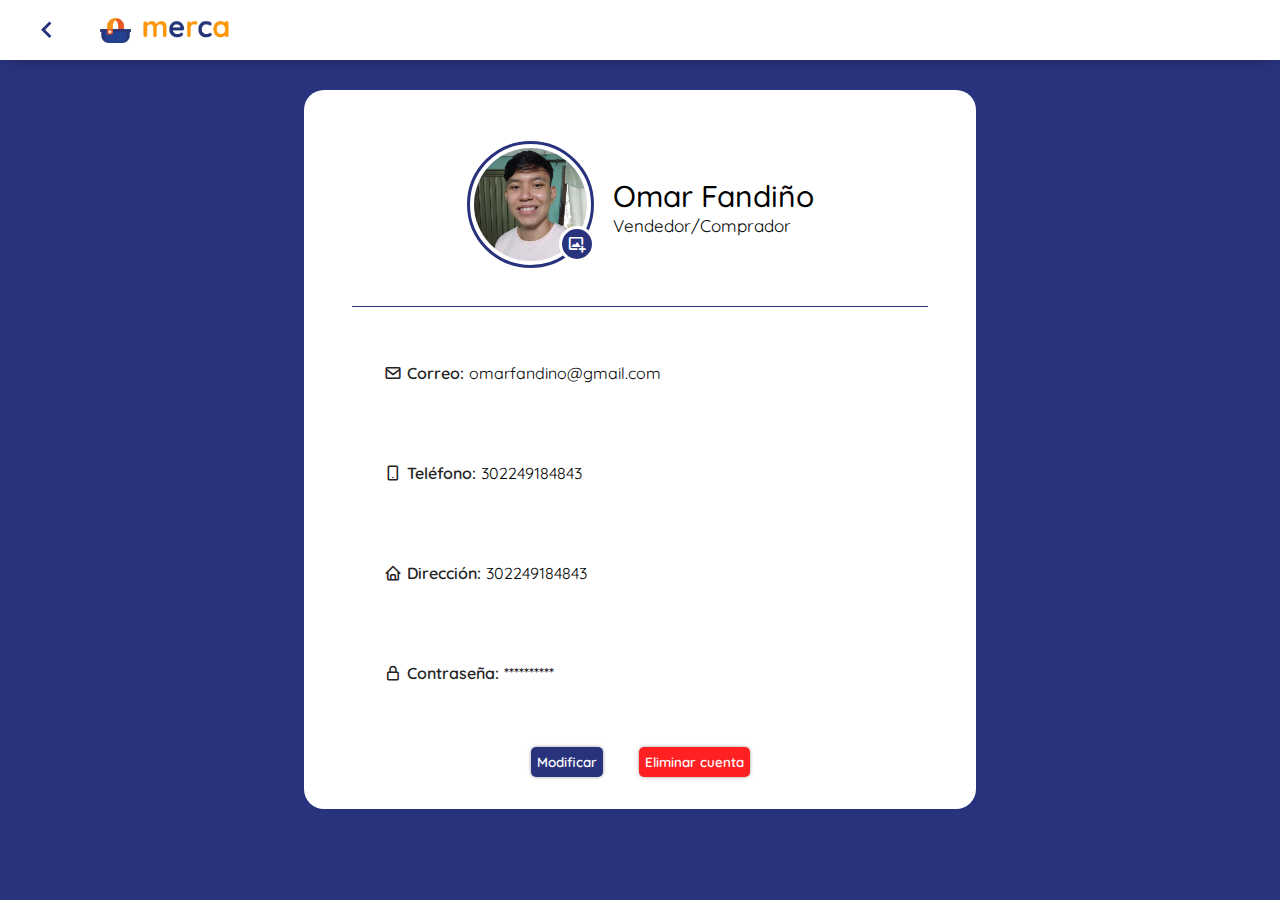
<file: profile.html>
<!DOCTYPE html>
<html lang="en">

<head>
    <meta charset="UTF-8">
    <meta http-equiv="X-UA-Compatible" content="IE=edge">
    <meta name="viewport" content="width=device-width, initial-scale=1.0">
    <title>Merca: Mi perfil</title>
    <link rel="icon" href="img/general/BannerLogin.png">
    <link rel="stylesheet" href="css/styleprofile.css">
    <link href='https://unpkg.com/boxicons@2.1.2/css/boxicons.min.css' rel='stylesheet'>
</head>

<body>
    <header class="header">
        <div class="contenedor-header">
            <div class="back">
                <a href="home.html" aria-label="Volver" title="Volver"><i class='bx bx-chevron-left icon-b'></i></a>
            </div>
            <div class="logo-text">
                <span class="logo"> <img src="img/logos/LogoMercaAroundFinal.png" alt="Logo Merca"></span>
                <span class="text"><img src="img/logos/LogoText.png" alt="texto del logo"></span>
            </div>
        </div>
    </header>
    <main class="container-main">
        <div class="content-main">
            <div class="head-main">
                <div class="cont-img">
                    <img src="hojasDeVida/hojaOmar/IMG_20210703_171414.jpg" alt="Foto perfil" class="img-profile">
                    <div class="up-image" tabindex="0">
                        <i class='bx bx-image-add'></i>
                    </div>
                </div>
                <div class="cont-name-user">
                    <span class="name">Omar Fandiño</span>
                    <span class="rol">Vendedor/Comprador</span>
                </div>
            </div>

            <!--INFORMATION-->

            <div class="container-info">
                <div class="cont-date">
                    <i class='bx bx-envelope icon-info'></i>
                    <label>Correo:</label>
                    <span id="email">omarfandino@gmail.com</span>
                </div>

                <div class="cont-date">
                    <i class='bx bx-mobile-alt icon-info'></i>
                    <label>Teléfono:</label>
                    <span id="phone">302249184843</span>
                </div>

                <div class="cont-date">
                    <i class='bx bx-home icon-info'></i>
                    <label>Dirección:</label>
                    <span id="dir">302249184843</span>
                </div>

                <div class="cont-date">
                    <i class='bx bx-lock-alt icon-info'></i>
                    <label>Contraseña:</label>
                    <span id="password">**********</span>
                </div>

            </div>

            <div class="cont-buttons">
                <button class="btn-modify">
                    <div>
                        <span class="modify">Modificar</span>
                        <i class='bx bx-pencil btn-icon'></i>
                    </div>
                </button>
                <button class="btn-delete">
                    <div>
                        <span class="delete">Eliminar cuenta</span>
                        <i class='bx bx-trash btn-icon'></i>
                    </div>
                </button>
            </div>
        </div>

        <!--EDITS-->
        <div class="container-edits close">
            <div class="container-btnClose">
                <i id="btnClose" class='bx bx-x btn-close'></i>
            </div>
            <form action="" method="post" class="content-edits">
                <div class="title">Actualizar datos:</div>
                <div class="cont-field">
                    <i class='bx bx-user icon-info'></i>
                    <label class="subtitle" for="newname">Nombre:</label>
                    <input id="newname" type="text" title="nombre" value="">
                </div>
                <div class="cont-field">
                    <i class='bx bx-envelope icon-info'></i>
                    <label class="subtitle" for="new">Correo:</label>
                    <input id="newemail" type="text" title="correo" value="">
                </div>
                <div class="cont-field">
                    <i class='bx bx-mobile-alt icon-info'></i>
                    <label class="subtitle" for="newphone">Teléfono:</label>
                    <input id="newphone" type="text" title="teléfono" value="">
                </div>
                <div class="cont-field">
                    <i class='bx bx-home icon-info'></i>
                    <label class="subtitle" for="newdirection">Dirección:</label>
                    <input id="newdir" type="text" title="dirección" value="">
                </div>
                <div class="cont-field">
                    <i class='bx bx-lock-alt icon-info'></i>
                    <label class="subtitle" for="newpassword">Contraseña:</label>
                    <input id="newpassword" type="text" title="contraseña" value="">
                </div>
                <button type="button" class="btn-act" title="Actualizar">
                    <span>Actualizar</span>
                    <i class='bx bx-check btn-icon'></i>
                </button>
            </form>
        </div>
    </main>
    <script src="js/appprofile.js"></script>
</body>

</html>
</file>
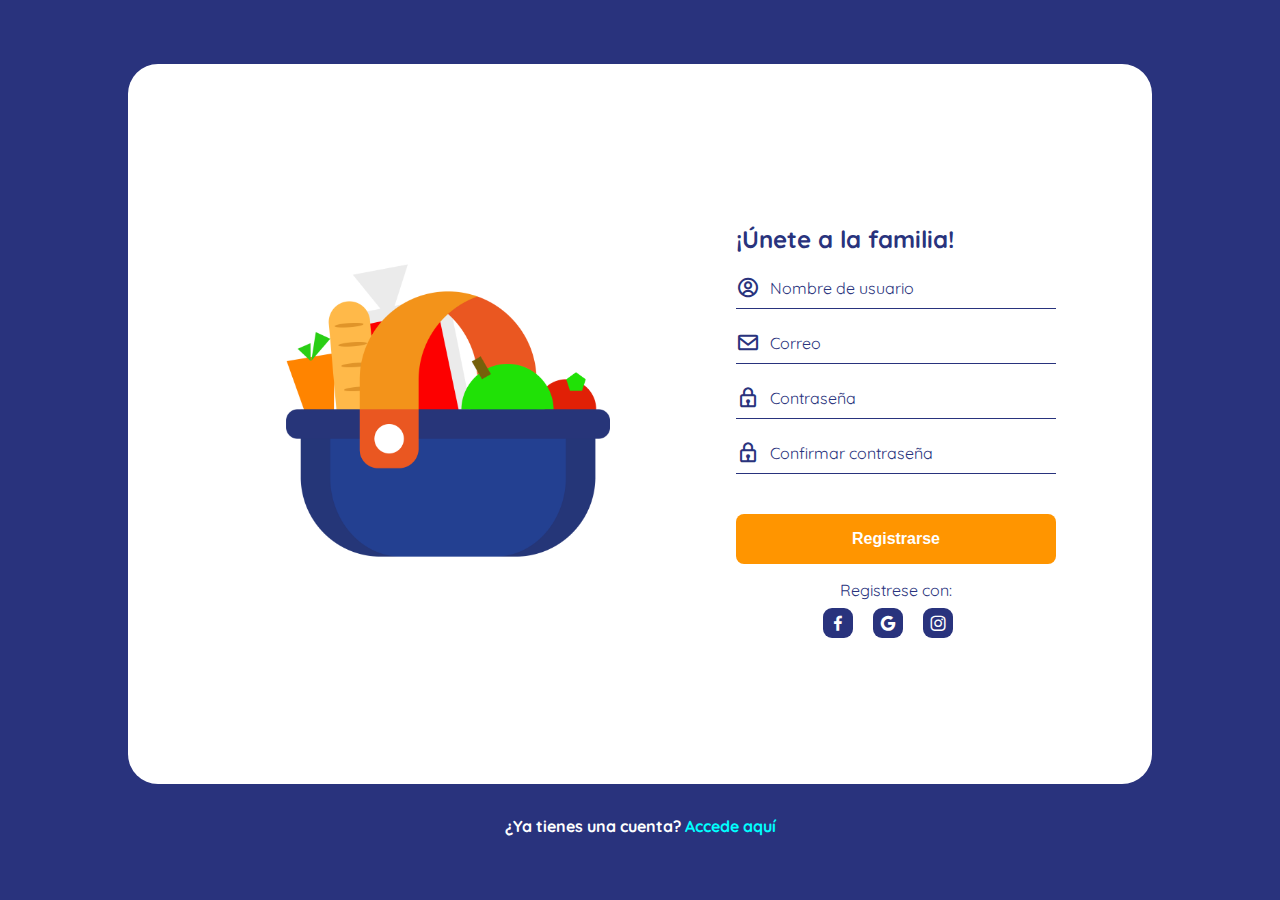
<file: register.html>
<!DOCTYPE html>
<html lang="en">
    <head>
        <meta charset="UTF-8">
        <meta http-equiv="X-UA-Compatible" content="IE=edge">
        <meta name="viewport" content="width=device-width, initial-scale=1.0">
        <link rel="stylesheet" href="css/styleregister.css">
        <link rel="icon" href="img/general/BannerLogin.png">
        <link href='https://unpkg.com/boxicons@2.1.2/css/boxicons.min.css' rel='stylesheet'>

        <title>Merca: Acceder o registrarse</title>
    </head>
    <body>
        <div class="l-form">
            <div class="form">
                <div class="container-img">
                    <img src="img/general/BannerLogin.png" alt="Canasta Merca con productos" class="form_img">
                </div>
                <form action="" class="form_content">
                <h1 class="form_title">¡Únete a la familia!</h1>

                <div class="form-name">
                <div class="form_div form_div-one ">
                        <div class="form_icon">
                            <i class='bx bx-user-circle'></i>
                        </div>

                        <div class="form_div-input">
                            <label for="" class="form_label">Nombre de usuario</label>
                            <input type="text" class="form_input">
                        </div>
                </div>

                </div>

                <div class="form_div form_div-one ">
                        <div class="form_icon">
                            <i class='bx bx-envelope'></i>
                        </div>

                        <div class="form_div-input">
                            <label for="" class="form_label">Correo</label>
                            <input type="text" class="form_input">
                        </div>
                </div>

                    <div class="form_div form_div-one">
                        <div class="form_icon">
                            <i class='bx bx-lock' ></i>
                        </div>
                        <div class="form_div-input">
                            <label for="" class="form_label">Contraseña</label>
                            <input type="password" class="form_input">
                        </div>
                    </div>
                    <div class="form_div">
                        <div class="form_icon">
                            <i class='bx bx-lock' ></i>
                        </div>
                        <div class="form_div-input">
                            <label for="" class="form_label">Confirmar contraseña</label>
                            <input type="password" class="form_input">
                        </div>
                    </div>

                    <a href="#"><input type="button" class="form_button" value="Registrarse"></a>
                    <div class="form_social">
                        <span class="form_social-text">Registrese con:</span>

                        <a href="#" class="form_social-icon"><i class='bx bxl-facebook'></i></a>
                        <a href="#" class="form_social-icon"><i class='bx bxl-google'></i></a>
                        <a href="#" class="form_social-icon"><i class='bx bxl-instagram' ></i></a>
                    </div>
                </form>
            </div>
            <div class="create-account">
                <span>¿Ya tienes una cuenta? <a href="login.html">Accede aquí</a></span>
            </div>
        </div>
        <!--=== MAIN js === -->
        <script src="js/applogin.js"> </script>

    </body>
</html>
</file>
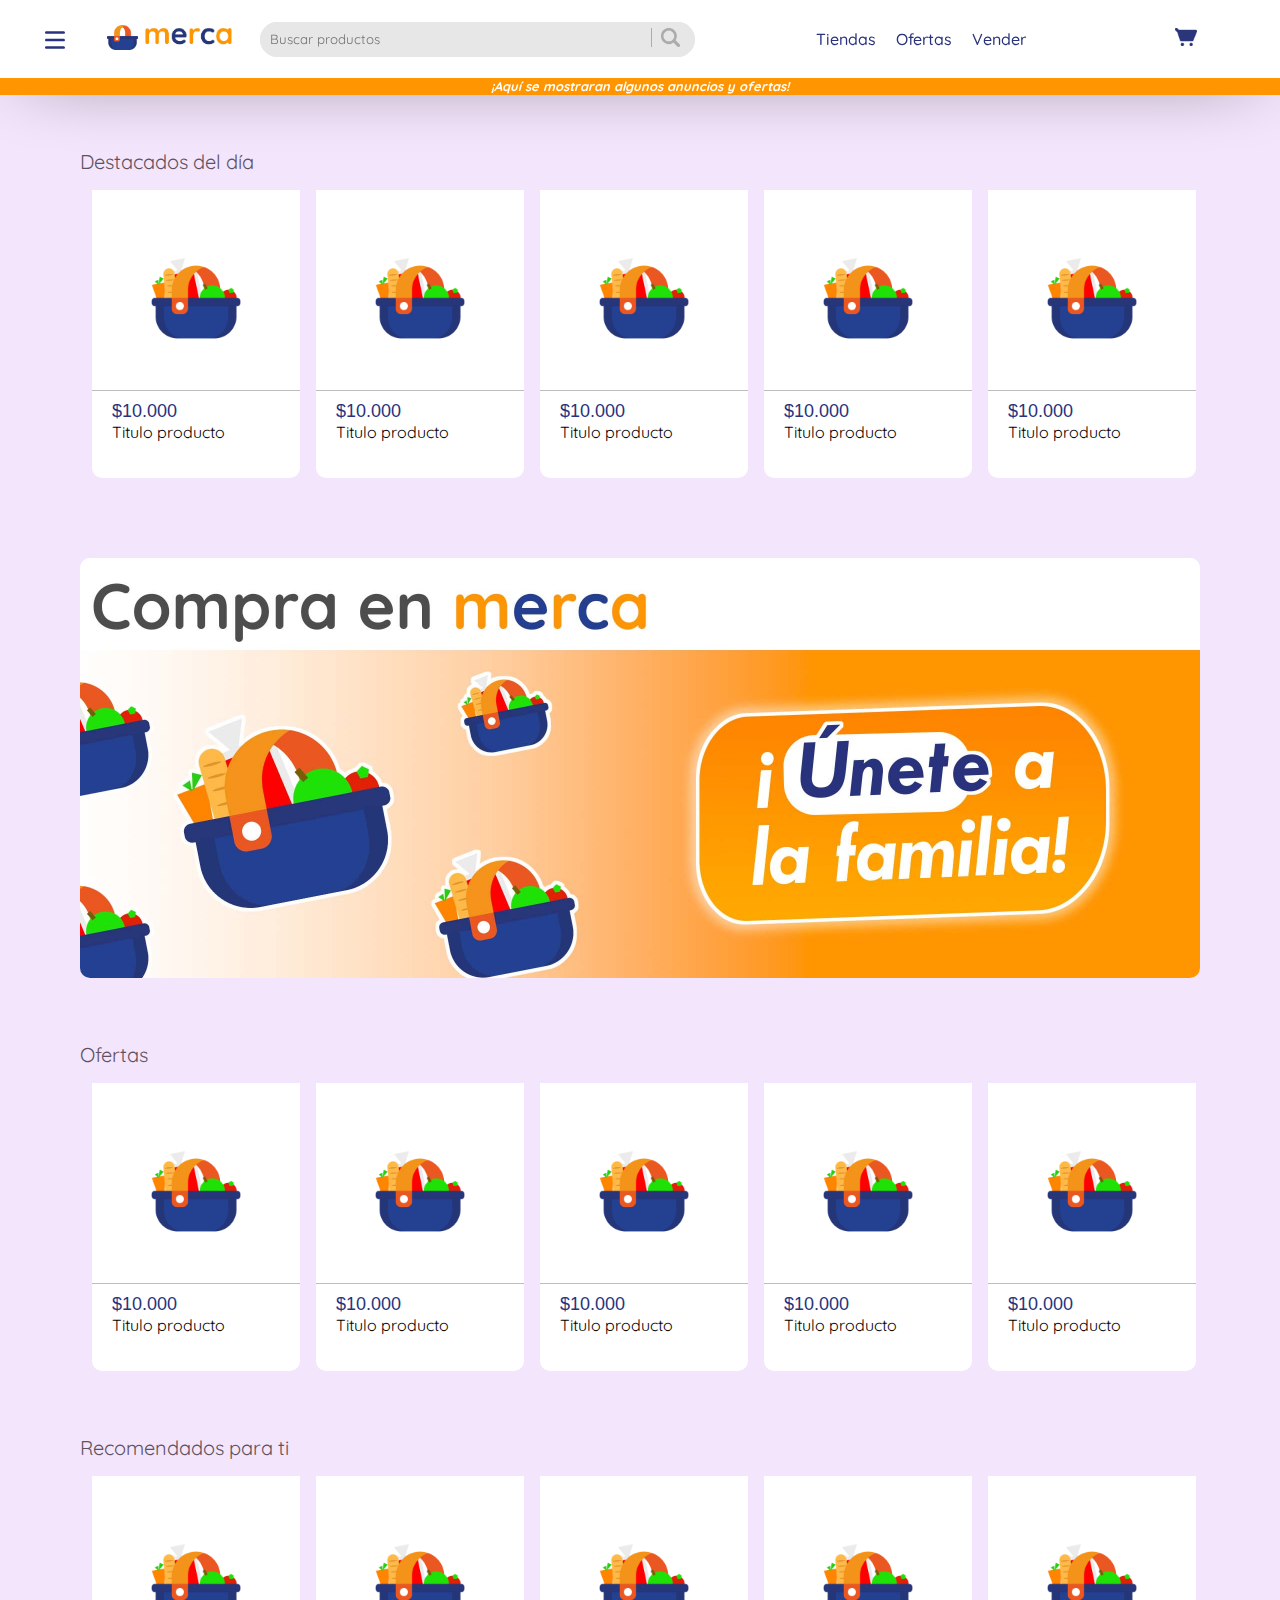
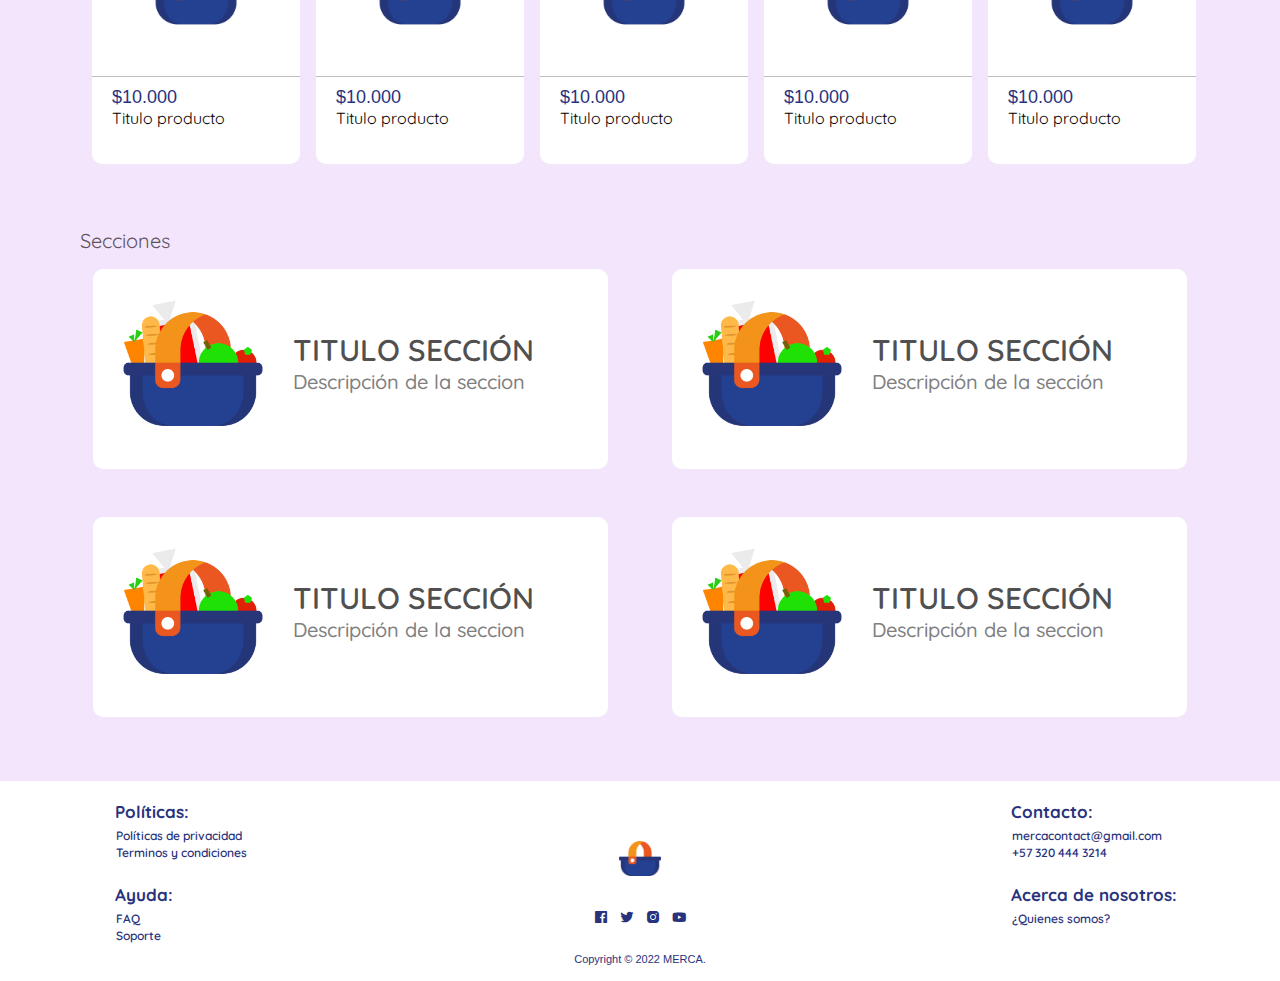
<file: view/home.html>
<!DOCTYPE html>
<html lang="en">
<head>
    <meta charset="UTF-8">
    <meta http-equiv="X-UA-Compatible" content="IE=edge">
    <meta name="viewport" content="width=device-width, initial-scale=1.0">
    <title>Merca: ¡Tiendas y más!</title>
    <link rel="stylesheet" href="css/stylehome.css">
    <link rel="icon" href="img/general/BannerLogin.png">
    <link href='https://unpkg.com/boxicons@2.1.2/css/boxicons.min.css' rel='stylesheet'>
</head>
<body>
        <!--MENU HAMBURGUESA-->
    <nav class="bar-menu close">
        <header>
            <div class="bar-logo-text">
                <span class="bar-logo">
                    <img src="img/icons/iconUser.svg" alt="Logo Merca">
                </span>
                <div class="text bar-text">
                    <span class="name">Nombre de usuario</span>
                    <span class="rol">vendedor/comprador</span>
                </div>
            </div>

            <img class="bar-toggle" src="img/icons/iconHam.svg" alt="Icono cerrar menu bar">
        </header>

        <div class="bar-options">
            <div class="options">
                <li class="bar-search">
                    <i class='bx bx-search op-icon'></i>
                    <input type="search" placeholder="Buscar">
                </li>
                <ul class="options-links">
                    <li class="op-link">
                        <a href="#">
                            <i class='bx bx-home-alt-2 op-icon'></i>
                            <span class="text op-text">Inicio</span>
                        </a>
                    </li>
                    <li class="op-link">
                        <a href="#">
                            <i class='bx bx-store op-icon'></i>
                            <span class="text op-text">Tienda</span>
                        </a>
                    </li>
                    <li class="op-link">
                        <a href="#">
                            <i class='bx bx-shopping-bag op-icon'></i>
                            <span class="text op-text">Categorías</span>
                        </a>
                    </li>
                    <li class="op-link">
                        <a href="#">
                            <i class='bx bx-heart op-icon'></i>
                            <span class="text op-text">Favoritos</span>
                        </a>
                    </li>
                    <li class="op-link">
                        <a href="#">
                            <i class='bx bx-wallet op-icon'></i>
                            <span class="text op-text">Billetera</span>
                        </a>
                    </li>
                    <li class="op-link">
                        <a href="juego.html">
                            <i class='bx bx-joystick op-icon'></i>
                            <span class="text op-text">Juego</span>
                        </a>
                    </li>
                    <li class="op-link">
                        <a href="#">
                            <i class='bx bx-wrench op-icon'></i>
                            <span class="text op-text">Configuraciones</span>
                        </a>
                    </li>
                </ul>
            </div>
            <div class="menu-bar-bottom">
                <li class="op-link">
                    <a href="#">
                        <i class='bx bx-log-out op-icon'></i>
                        <span class="text op-text">Cerrar sesión</span>
                    </a>
                </li>
            </div>
        </div>
    </nav>

        <!--HEADER-->
    <header class="header">
        <div class="container-header">
            <div class="contenido-header">
                <div class="head-izq">
                    <div class="logo-opciones">
                        <a href="home.html"><img src="img/logos/LogoMercaAroundFinal.png" alt="Logo merca" class="logoHead"></a>
                        <a href="home.html"><img src="img/logos/LogoText.png" alt="Texto merca" class="textLogoHead"></a>
                    </div>
                    <div class="contenedor-barra">
                        <input type="search" class="barra-buscar" placeholder="Buscar productos">
                        <section class="boton-buscar"><a href="#"><img src="img/icons/iconLupa.png" alt="Boton buscar" class="icon-search"></a></section>
                    </div>
                </div>
                <div class="navegacion">
                    <div class="head-opciones">
                        <ul>
                            <li><a class="bold-text" href="#">Tiendas</a></li>
                            <li><a class="bold-text" href="#">Ofertas</a></li>
                            <li><a class="bold-text" href="#">Vender</a></li>
                        </ul>
                    </div>
                </div>
                <nav class="navegacion">
                    <ul>
                        <li><a href="#"><img src="img/icons/iconCar.png" class="car" alt="Carrito"></a></li>
                    </ul>
                </nav>
            </div>
        </div>
        <div class="posicion-ad">
            <div class="anuncio">¡Aquí se mostraran algunos anuncios y ofertas!</div>
        </div>
    </header>
    <!--CUERPO-->
    <section class="cuerpo">
        <div class="contenedor-cuerpo">
            <div class="cuerpo-subtitle">Destacados del día</div>
            <div class="contenedor-cuerpo-grid">
                <div class="cuerpo-grid">
                    <a href="#">
                        <div class="cont-producto">
                            <div class="contenedor-favorite">
                                <i class='bx bx-heart icon-favorite'></i>
                            </div>
                            <div class="contenedor-photo">
                                <img class="producto-img" src="img/general/BannerLogin.png" alt="No hay producto">
                            </div>
                            <div class="contenedor-info-producto">
                                <div class="contenedor-price">
                                    $10.000
                                </div>
                                <div class="contenedor-title">
                                    Titulo producto
                                </div>
                            </div>
                        </div>
                    </a>
                    <a href="#">
                        <div class="cont-producto">
                            <div class="contenedor-favorite">
                                <i class='bx bx-heart icon-favorite'></i>
                            </div>
                            <div class="contenedor-photo">
                                <img class="producto-img" src="img/general/BannerLogin.png" alt="No hay producto">
                            </div>
                            <div class="contenedor-info-producto">
                                <div class="contenedor-price">
                                    $10.000
                                </div>
                                <div class="contenedor-title">
                                    Titulo producto
                                </div>
                            </div>
                        </div>
                    </a>
                    <a href="#">
                        <div class="cont-producto">
                            <div class="contenedor-favorite">
                                <i class='bx bx-heart icon-favorite'></i>
                            </div>
                            <div class="contenedor-photo">
                                <img class="producto-img" src="img/general/BannerLogin.png" alt="No hay producto">
                            </div>
                            <div class="contenedor-info-producto">
                                <div class="contenedor-price">
                                    $10.000
                                </div>
                                <div class="contenedor-title">
                                    Titulo producto
                                </div>
                            </div>
                        </div>
                    </a>
                    <a href="#">
                        <div class="cont-producto">
                            <div class="contenedor-favorite">
                                <i class='bx bx-heart icon-favorite'></i>
                            </div>
                            <div class="contenedor-photo">
                                <img class="producto-img" src="img/general/BannerLogin.png" alt="No hay producto">
                            </div>
                            <div class="contenedor-info-producto">
                                <div class="contenedor-price">
                                    $10.000
                                </div>
                                <div class="contenedor-title">
                                    Titulo producto
                                </div>
                            </div>
                        </div>
                    </a>
                    <a href="#">
                        <div class="cont-producto">
                            <div class="contenedor-favorite">
                                <i class='bx bx-heart icon-favorite'></i>
                            </div>
                            <div class="contenedor-photo">
                                <img class="producto-img" src="img/general/BannerLogin.png" alt="No hay producto">
                            </div>
                            <div class="contenedor-info-producto">
                                <div class="contenedor-price">
                                    $10.000
                                </div>
                                <div class="contenedor-title">
                                    Titulo producto
                                </div>
                            </div>
                        </div>
                    </a>
                </div>
            </div>

            <div class="contenedor-cuerpo-banner">
                <a href="#">
                    <div class="contenedor-banner">
                        <img class="img-banner" src="img/general/BannerPromo.jpg" alt="Banner únete a la familia Merca">
                    </div></a>
            </div>

            <div class="cuerpo-subtitle">Ofertas</div>
            <div class="contenedor-cuerpo-grid">
                <div class="cuerpo-grid">
                    <a href="#">
                        <div class="cont-producto">
                            <div class="contenedor-favorite">
                                <i class='bx bx-heart icon-favorite'></i>
                            </div>
                            <div class="contenedor-photo">
                                <img class="producto-img" src="img/general/BannerLogin.png" alt="No hay producto">
                            </div>
                            <div class="contenedor-info-producto">
                                <div class="contenedor-price">
                                    $10.000
                                </div>
                                <div class="contenedor-title">
                                    Titulo producto
                                </div>
                            </div>
                        </div>
                    </a>
                    <a href="#">
                        <div class="cont-producto">
                            <div class="contenedor-favorite">
                                <i class='bx bx-heart icon-favorite'></i>
                            </div>
                            <div class="contenedor-photo">
                                <img class="producto-img" src="img/general/BannerLogin.png" alt="No hay producto">
                            </div>
                            <div class="contenedor-info-producto">
                                <div class="contenedor-price">
                                    $10.000
                                </div>
                                <div class="contenedor-title">
                                    Titulo producto
                                </div>
                            </div>
                        </div>
                    </a>
                    <a href="#">
                        <div class="cont-producto">
                            <div class="contenedor-favorite">
                                <i class='bx bx-heart icon-favorite'></i>
                            </div>
                            <div class="contenedor-photo">
                                <img class="producto-img" src="img/general/BannerLogin.png" alt="No hay producto">
                            </div>
                            <div class="contenedor-info-producto">
                                <div class="contenedor-price">
                                    $10.000
                                </div>
                                <div class="contenedor-title">
                                    Titulo producto
                                </div>
                            </div>
                        </div>
                    </a>
                    <a href="#">
                        <div class="cont-producto">
                            <div class="contenedor-favorite">
                                <i class='bx bx-heart icon-favorite'></i>
                            </div>
                            <div class="contenedor-photo">
                                <img class="producto-img" src="img/general/BannerLogin.png" alt="No hay producto">
                            </div>
                            <div class="contenedor-info-producto">
                                <div class="contenedor-price">
                                    $10.000
                                </div>
                                <div class="contenedor-title">
                                    Titulo producto
                                </div>
                            </div>
                        </div>
                    </a>
                    <a href="#">
                        <div class="cont-producto">
                            <div class="contenedor-favorite">
                                <i class='bx bx-heart icon-favorite'></i>
                            </div>
                            <div class="contenedor-photo">
                                <img class="producto-img" src="img/general/BannerLogin.png" alt="No hay producto">
                            </div>
                            <div class="contenedor-info-producto">
                                <div class="contenedor-price">
                                    $10.000
                                </div>
                                <div class="contenedor-title">
                                    Titulo producto
                                </div>
                            </div>
                        </div>
                    </a>
                </div>
            </div>

            <div class="cuerpo-subtitle">Recomendados para ti</div>
            <div class="contenedor-cuerpo-grid">
                <div class="cuerpo-grid">
                    <a href="#">
                        <div class="cont-producto">
                            <div class="contenedor-favorite">
                                <i class='bx bx-heart icon-favorite'></i>
                            </div>
                            <div class="contenedor-photo">
                                <img class="producto-img" src="img/general/BannerLogin.png" alt="No hay producto">
                            </div>
                            <div class="contenedor-info-producto">
                                <div class="contenedor-price">
                                    $10.000
                                </div>
                                <div class="contenedor-title">
                                    Titulo producto
                                </div>
                            </div>
                        </div>
                    </a>
                    <a href="#">
                        <div class="cont-producto">
                            <div class="contenedor-favorite">
                                <i class='bx bx-heart icon-favorite' ></i>
                            </div>
                            <div class="contenedor-photo">
                                <img class="producto-img" src="img/general/BannerLogin.png" alt="No hay producto">
                            </div>
                            <div class="contenedor-info-producto">
                                <div class="contenedor-price">
                                    $10.000
                                </div>
                                <div class="contenedor-title">
                                    Titulo producto
                                </div>
                            </div>
                        </div>
                    </a>
                    <a href="#">
                        <div class="cont-producto">
                            <div class="contenedor-favorite">
                                <i class='bx bx-heart icon-favorite' ></i>
                            </div>
                            <div class="contenedor-photo">
                                <img class="producto-img" src="img/general/BannerLogin.png" alt="No hay producto">
                            </div>
                            <div class="contenedor-info-producto">
                                <div class="contenedor-price">
                                    $10.000
                                </div>
                                <div class="contenedor-title">
                                    Titulo producto
                                </div>
                            </div>
                        </div>
                    </a>
                    <a href="#">
                        <div class="cont-producto">
                            <div class="contenedor-favorite">
                                <i class='bx bx-heart icon-favorite' ></i>
                            </div>
                            <div class="contenedor-photo">
                                <img class="producto-img" src="img/general/BannerLogin.png" alt="No hay producto">
                            </div>
                            <div class="contenedor-info-producto">
                                <div class="contenedor-price">
                                    $10.000
                                </div>
                                <div class="contenedor-title">
                                    Titulo producto
                                </div>
                            </div>
                        </div>
                    </a>
                    <a href="#">
                        <div class="cont-producto">
                            <div class="contenedor-favorite">
                                <i class='bx bx-heart icon-favorite' ></i>
                            </div>
                            <div class="contenedor-photo">
                                <img class="producto-img" src="img/general/BannerLogin.png" alt="No hay producto">
                            </div>
                            <div class="contenedor-info-producto">
                                <div class="contenedor-price">
                                    $10.000
                                </div>
                                <div class="contenedor-title">
                                    Titulo producto
                                </div>
                            </div>
                        </div>
                    </a>
                </div>
            </div>

            <div class="cuerpo-subtitle">Secciones</div>
            <div class="contenedor-grid-secciones">
                <div class="grid-secciones">
                    <a href="#">
                        <div class="contenedor-seccion">
                            <div class="img-seccion">
                                <img src="img/general/BannerLogin.png" alt="Imagen seccion" class="imagen-seccion">
                            </div>
                            <div class="contenedor-info-seccion">
                                <div class="titulo-seccion">
                                    TITULO SECCIÓN
                                </div>
                                <div class="descripcion-seccion">
                                    Descripción de la seccion
                                </div>
                            </div>
                        </div>
                    </a>
                    <a href="#">
                        <div class="contenedor-seccion">
                            <div class="img-seccion">
                                <img src="img/general/BannerLogin.png" alt="Imagen seccion" class="imagen-seccion">
                            </div>
                            <div class="contenedor-info-seccion">
                                <div class="titulo-seccion">
                                    TITULO SECCIÓN
                                </div>
                                <div class="descripcion-seccion">
                                    Descripción de la sección
                                </div>
                            </div>
                        </div>
                    </a>
                    <a href="#">
                        <div class="contenedor-seccion">
                            <div class="img-seccion">
                                <img src="img/general/BannerLogin.png" alt="Imagen seccion" class="imagen-seccion">
                            </div>
                            <div class="contenedor-info-seccion">
                                <div class="titulo-seccion">
                                    TITULO SECCIÓN
                                </div>
                                <div class="descripcion-seccion">
                                    Descripción de la seccion
                                </div>
                            </div>
                        </div>
                    </a>
                    <a href="#">
                        <div class="contenedor-seccion">
                            <div class="img-seccion">
                                <img src="img/general/BannerLogin.png" alt="Imagen seccion" class="imagen-seccion">
                            </div>
                            <div class="contenedor-info-seccion">
                                <div class="titulo-seccion">
                                    TITULO SECCIÓN
                                </div>
                                <div class="descripcion-seccion">
                                    Descripción de la seccion
                                </div>
                            </div>
                        </div>
                    </a>

                </div>
            </div>

        </div>
    </section>

    <!--FOOTER-->
    <footer class="footer">
        <div class="footer-contenedor">
            <div class="footer-contenido">
                <div class="footer-left">
                    <div class="footer-top">
                        <div class="footer-subtitle">Políticas:</div>
                        <a href="#"><div class="footer-text">Políticas de privacidad</div></a>
                        <a href="#"><div class="footer-text">Terminos y condiciones</div></a>
                    </div>
                    <div class="footer-bottom">
                        <div class="footer-subtitle">Ayuda:</div>
                        <a href="#"><div class="footer-text">FAQ</div></a>
                        <a href="#"><div class="footer-text">Soporte</div></a>
                    </div>
                </div>
                <div class="footer-center">
                    <div class="footer-center-up">
                        <div class="footer-logo-contenedor">
                            <img src="img/logos/LogoMercaAroundFinal.png" class="footer-logo" alt="Logo Merca">
                        </div>
                    </div>
                    <div class="footer-center-down">
                        <div class="footer-redes-contenedor">
                            <a href="#"><i class='bx bxl-facebook-square icon-footer'></i></a>
                            <a href="#"><i class='bx bxl-twitter icon-footer'></i></a>
                            <a href="#"><i class='bx bxl-instagram-alt icon-footer' ></i></a>
                            <a href="#"><i class='bx bxl-youtube icon-footer'></i></a>
                        </div>
                    </div>
                </div>
                <div class="footer-right">
                    <div class="footer-top">
                        <div class="footer-subtitle">Contacto:</div>
                        <a href="#"><div class="footer-text">mercacontact@gmail.com</div></a>
                        <a href=""><div class="footer-text">+57 320 444 3214</div></a>
                    </div>
                    <div class="footer-bottom">
                        <div class="footer-subtitle">Acerca de nosotros:</div>
                        <a href="hojas.html"><div class="footer-text">¿Quienes somos?</div></a>
                    </div>
                </div>
            </div>
            <div class="footer-copyright-contenedor">
                <div class="footer-copyright">Copyright © 2022 MERCA.</div>
            </div>
        </div>
    </footer>

    <!--JS-->
    <script src="js/appmain.js"></script>
</body>
</html>
</file>
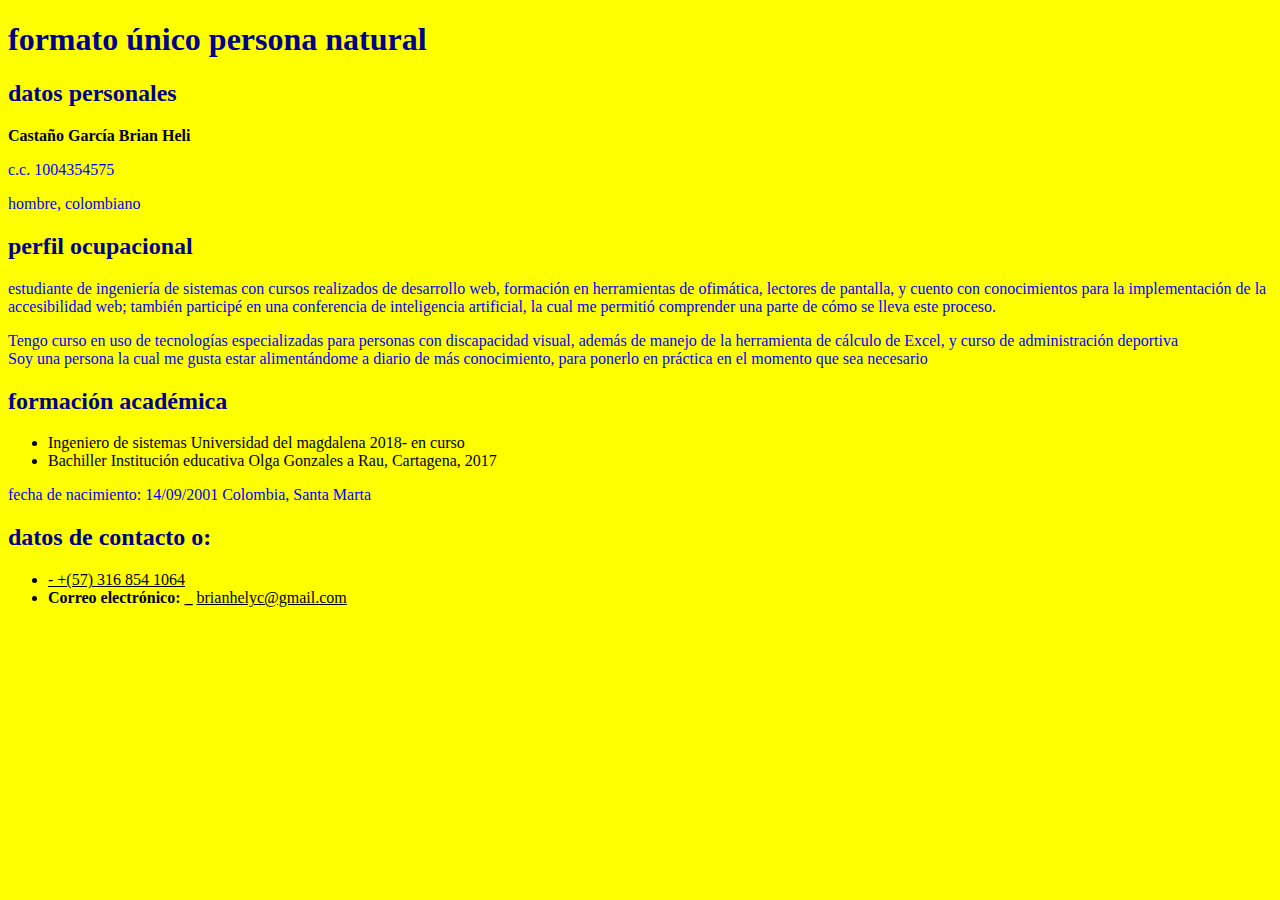
<file: hojasDeVida/hojaBrian/hojaBrian.html>
<!DOCTYPE html>
<html lang="en">
<head>
    <meta charset="UTF-8">
    <meta http-equiv="X-UA-Compatible" content="IE=edge">
    <meta name="viewport" content="width=device-width, initial-scale=1.0">
<link href="estilo.css" rel="stylesheet">
    <title>hoja de vida </title>
</head>
<body>
    <h1>
        formato único persona natural
    </h1>
<h2>
    datos personales
</h2>
<p>
    <b>
    Castaño García Brian Heli
</b>
</p>
<p>
    c.c. 1004354575
</p>
<p>
    hombre, colombiano
</p>
<h2>
    perfil ocupacional 
</h2>
<p>
    estudiante de ingeniería de sistemas con cursos realizados de desarrollo web, formación 
en herramientas de ofimática, lectores de pantalla, y cuento con conocimientos para la 
implementación de la accesibilidad web; también participé en una conferencia de 
inteligencia artificial, la cual me permitió comprender una parte de cómo se lleva este 
proceso.
<br>

</p>
<p>
    Tengo curso en uso de tecnologías especializadas para personas con discapacidad visual, además 
de manejo de la herramienta de cálculo de Excel, y curso de administración deportiva
<br>
Soy una persona la cual me gusta estar alimentándome a diario de más conocimiento, para 
ponerlo en práctica en el momento que sea necesario
</p>
<h2>
    formación académica
</h2>
<p>
    <ul>
<li>

    Ingeniero de sistemas
Universidad del magdalena
2018- en curso
</li>
<li>
Bachiller 
Institución educativa Olga Gonzales a Rau, Cartagena, 2017
</li>
</ul>
</p>
<p>
    fecha de nacimiento: 14/09/2001
    Colombia, Santa Marta
</p>
    <footer>
        <h2>datos de contacto o:</h2>
			<ul>
				<li>
<a href="tel:573168541064"> - +(57) 316 854 1064 </a>
</li>
				<li><strong>Correo electrónico: _ </strong><a href="mailto:brianhelyc@gmail.com">brianhelyc@gmail.com</a></li>
			</ul>
		</address>
    </footer>

</body>
</html>
</file>
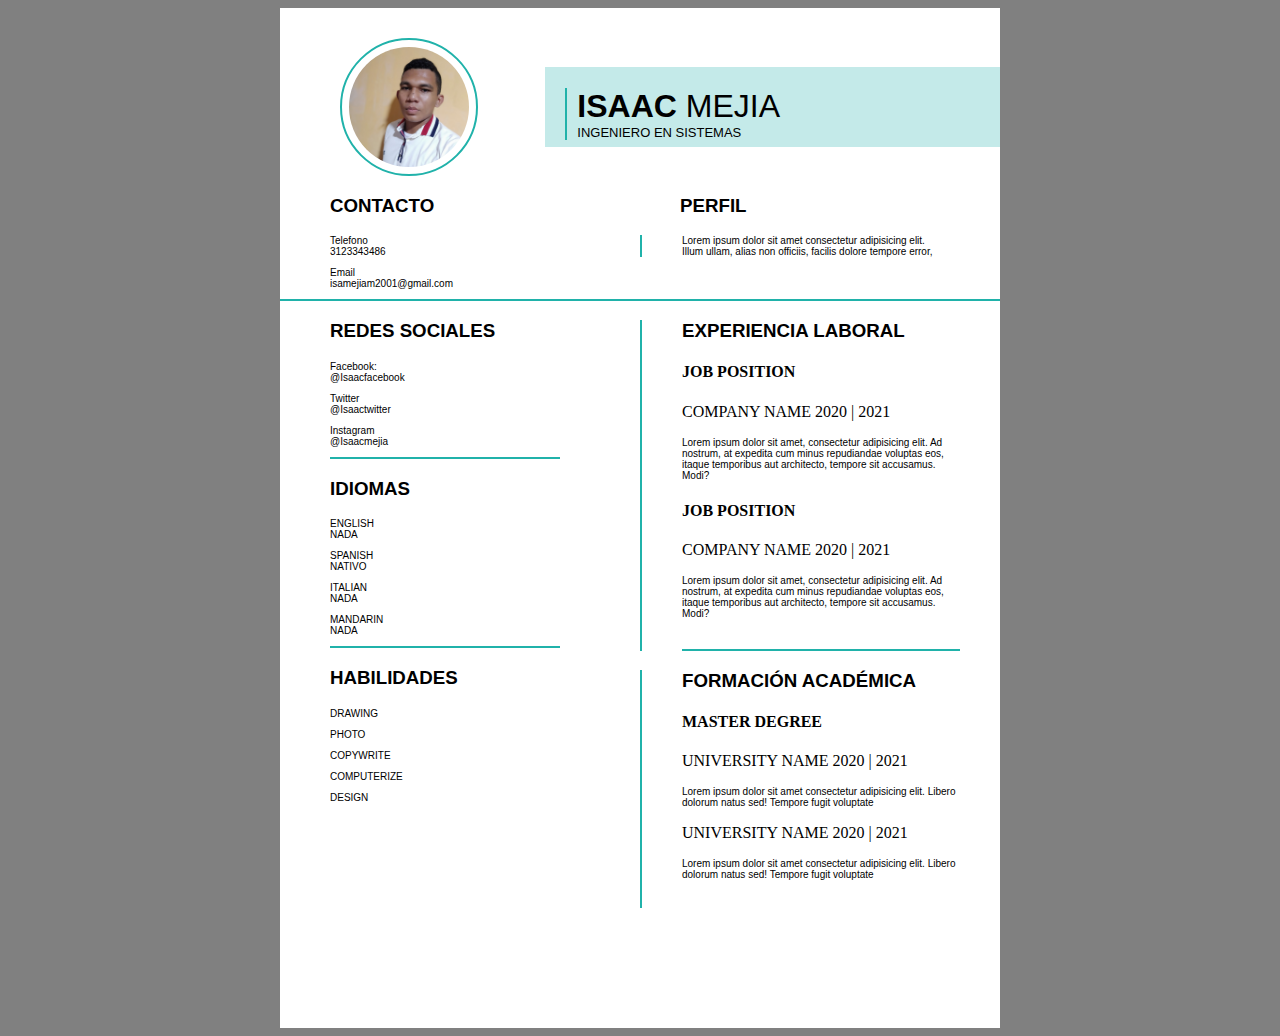
<file: hojasDeVida/hojaIsaac/hojaIsaac.html>
<!DOCTYPE html>
<html >
<head>
   
    <title>Hoja de vida</title>
    <link rel="stylesheet" href="styles.css">

</head>
<body>
    <div class="hoja"> 
        <!--esta es la parte de arriba-->
        <section class="nom">
            <img class="foto" src="perfil.jpg" alt="Foto de Perfil"/>
            <div class="manejodatos">
                <div class="bord1"> 
                    <h1 class="nombre"> <span class="b"> ISAAC</span> MEJIA </h1>
                    <p class="carrera "> INGENIERO EN SISTEMAS </p>
                </div>         
             </div>
        </section>  
        <section class="nom2 bordeinf">
            <section class="bordeiz cont">
                <h3 class="fuenteTitulo " >CONTACTO</h3>
                <P class=" fuenteTexto "> Telefono <br> 3123343486</P> 
                <p class=" fuenteTexto "> Email<br>isamejiam2001@gmail.com </P>
            </section>
            <section class="infoperfil bordeiz ">
                <h3 class=" fuenteTitulo perf">PERFIL</h3>
                     <p class="fuenteTexto bord1 textoperf"> Lorem ipsum dolor sit amet consectetur adipisicing elit.<br> Illum ullam,  alias non officiis, facilis dolore tempore error,</p>
            </section>
        </section>   
        <section class="abajo">
            <section class="izq ">
                <section class="bordeiz bordeinf espaciomedio">
                    <h3 class="fuenteTitulo ">REDES SOCIALES</h3>
                       <P class=" fuenteTexto ">Facebook: <br> @Isaacfacebook</P>
                       <p class=" fuenteTexto ">Twitter <br> @Isaactwitter</p>
                       <p class=" fuenteTexto ">Instagram <br> @Isaacmejia</p>
                </section>
                <section class="bordeiz bordeinf espaciomedio">
                    <h3 class="fuenteTitulo ">IDIOMAS </h3>
                    <P class=" fuenteTexto ">ENGLISH <br>NADA</P>
                    <P class=" fuenteTexto ">SPANISH <br>NATIVO</P>
                    <P class=" fuenteTexto ">ITALIAN <br>NADA</P>
                    <P class=" fuenteTexto ">MANDARIN <br>NADA</P>
                </section>
                <section class="bordeiz espaciomedio ">
                    <h3 class="fuenteTitulo ">HABILIDADES</h3>
                    <p class=" fuenteTexto ">DRAWING</p>
                    <p class=" fuenteTexto ">PHOTO</p>
                    <p class=" fuenteTexto ">COPYWRITE</p>
                    <p class=" fuenteTexto ">COMPUTERIZE</p>
                    <p class=" fuenteTexto ">DESIGN</p>
                </section>
            </section>
            <section class="der">
                <section class="bord1 espaciomedioder">
                    <h3 class="exp fuenteTitulo">EXPERIENCIA LABORAL</h3>
                      <h4>JOB POSITION</h4>
                          <P>COMPANY NAME 2020 | 2021 </span><br>
                               <p class=" fuenteTexto "> Lorem ipsum dolor sit amet, consectetur adipisicing elit. 
                                Ad nostrum, at expedita cum minus repudiandae voluptas eos, itaque temporibus aut architecto,
                               tempore sit accusamus. Modi?
                               </p>
                          </P>
                      <h4>JOB POSITION</h4>
                          <P>COMPANY NAME 2020 | 2021 </span><br>
                               <p class="bordeinf tex fuenteTexto"> Lorem ipsum dolor sit amet, consectetur adipisicing elit. 
                               Ad nostrum, at expedita cum minus repudiandae voluptas eos, itaque temporibus aut architecto,
                               tempore sit accusamus. Modi?
                               </p>
                          </P>                  
           </section>
           <section class="bord1 espaciomedioder">
                <h3 class="fuenteTitulo " >FORMACIÓN ACADÉMICA</h3> 
                <h4>MASTER DEGREE</h4>
                <p>  UNIVERSITY NAME 2020 | 2021 </span></p>
                <p class=" fuenteTexto "> Lorem ipsum dolor sit amet consectetur adipisicing elit. Libero dolorum natus sed! Tempore fugit voluptate </p> 
                <p>  UNIVERSITY NAME 2020 | 2021 </span></p>
                <p class=" fuenteTexto "> Lorem ipsum dolor sit amet consectetur adipisicing elit. Libero dolorum natus sed! Tempore fugit voluptate </p> 
                <br>
           </section>
            </section>
        </section> 
    </div>          
</body>
</html>
</file>
<file: css/style.css>
@import url('https://fonts.googleapis.com/css2?family=Quicksand:wght@400;500;600;700&display=swap');
@import url('https://fonts.googleapis.com/css2?family=Open+Sans:wght@400;500;600;700&display=swap');

html{
    scroll-behavior: smooth;
}
:root{
    /*COLORES*/
    --colorMorado: #243F92;
    --colorMoradoOscuro: #29337d;
    --colorMoradoLight: #f0f0f7;
    --colorNaranja: #ff9500;
    --colorNaranjaOscuro: #ea5721;

    /*TANSICIONES*/
    --tran-02: all 0.2s ease;
    --tran-03: all 0.3s ease;
    --tran-04: all 0.4s ease;
    --tran-05: all 0.5s ease;
}

body{
    background: white;
}

*{
    font-family: 'Quicksand', sans-serif;
    margin: 0;
    padding: 0;
}

/*HEADER DE PAGINA*/
.header{
    display: flex;
    justify-content: center;
    background-color: white;
    height: 90px;
    width: 100%;
    position: fixed;
    box-shadow: 0px -5px 80px -29px rgba(0,0,0,1);
    top: 0;
    z-index: 1;
}

.header a{
    text-decoration: none;
    color: var(--colorMorado);
}

.logoHead{
    height: 25px;
    padding-left: 20px;
    padding-right: 5px;
}
.textLogoHead{
    height: 30px;
    padding-right: 25px;
}

.head-izq{
    display: flex;
    align-items: center;
    justify-content: space-between;
    width: 50%;
}

.logo-opciones{
    display: flex;
    align-items: center;
}

.contenedor-head{
    position: relative;
    display: flex;
    justify-content: space-between;
    align-items: center;
    margin-left: 20px;
    margin-right: 20px;
    height: 100%;
    width: 100%;
    max-width: 1280px;
}

.head-opciones ul{
    margin: 0;
    padding: 0;
    list-style: none;
    display: flex;
    align-items: center;
    height: 100%;
}

.head-opciones ul li a{
    padding: 10px;
}
.navegacion ul{
    margin: 0;
    padding: 0;
    list-style: none;
    display: flex;
    align-items: center;
    height: 100%;
}

.navegacion ul li a{
    padding: 10px;
}

.bold-text{
    font-weight: 500;
}

.bold-text:hover{
    font-weight: bolder;
    }

.nav__list-2 li a{
    font-weight: 500;
}


.acceder{
    border: 1px solid var(--colorMoradoOscuro);
    border-radius: 50px;
    margin-right: 25px;
}

.acceder:hover{
    background: var(--colorMoradoOscuro);
    color: white;
}

.icon-Ham{
    height: 15px;
    margin-left: 25px;
    padding-right: 10px;
    filter: brightness(0) saturate(100%) invert(18%) sepia(21%) saturate(4125%) hue-rotate(211deg) brightness(98%) contrast(94%);
}

.active-op{
    font-weight: bolder;
    border-bottom: 2px solid var(--colorNaranja);
}

/* CUERPO DE PAGINA */

.cuerpo{
    height: 100%;
    margin: 0 auto;
}

.cuerpo section{
    transition: 1s;
}

#home{
    margin: 0 auto;
    background: rgb(18,4,132);
    background: linear-gradient(0deg, rgba(18,4,132,1) 0%, rgba(64,0,167,1) 35%, rgba(88,16,164,1) 100%);
    height: 690px;
    width: 100%;
    padding-top: 90px;
    display: flex;
    justify-content: center;
}

#home .contenedor-subcuerpo{
    width: 100%;
    height: 600px;
    display: flex;
    align-items: center;
    justify-content: center;
    column-gap: 4rem;
    max-width: 1280px;

}

.cont-cuerpo-izq{
    width: 550px;
    text-align: center;
}

#home img{
    height: 200px;
}

#home span{
    font-weight: 700;
    font-family: 'Open Sans', sans-serif;
    font-style: italic;
    color: white;
    text-shadow: 0px 0px 5px rgb(255, 255, 255);
    font-size: 50px;
}

#merca{
    padding-top: 90px;
    background-color: white;
    height: 690px;
    width: 100%;
    display: flex;
    justify-content: center;
}

#merca .contenedor-subcuerpo-dos{
    max-width: 1280px;
    height: 600px;
    width: 100%
}

.title-cuerpo-dos{
    padding-left: 30px;
    padding-top: 10px;
    display: flex;
    align-items: center;
    justify-content: flex-start;
}

#merca h3{
    color: var(--colorMoradoOscuro);
    font-family: 'Open Sans', sans-serif;
    font-size: 40px;
}

.cont-lados-dos{
    height: 470px;
    display: flex;
    align-items: center;
    justify-content: center;
    column-gap: 4rem;
}

.cont-cuerpo-dos-izq img{
    height: 220px;
    animation: merca 3s infinite;
}

@keyframes merca{
    0%{
        transform: translateX(-10px) rotate(5deg);
    }
    50%{
        transform: translateX(10px) rotate(-5deg);
    }
    100%{
        transform: translateX(-10px) rotate(5deg);
    }
}

.cont-cuerpo-dos-der{
    text-align: center;
    width: 600px;
}

.cont-cuerpo-dos-der span{
    color: var(--colorMoradoOscuro);
    text-shadow: 0px 0px 5px rgb(255, 255, 255);
    font-size: 25px;
    font-weight: 700;
}

#tienda{
    padding-top: 90px;
    width: 100%;
    background: rgb(18,4,132);
    background: linear-gradient(0deg, rgba(18,4,132,1) 0%, rgba(64,0,167,1) 35%, rgba(88,16,164,1) 100%);
    height: 690px;
    display: flex;
    justify-content: center;
}

#tienda .contenedor-subcuerpo-tres{
    max-width: 1280px;
    width: 100%;
}

.title-cuerpo-tres{
    padding-left: 30px;
    padding-top: 10px;
    display: flex;
    align-items: center;
    justify-content: center;
}

#tienda h3{
    color: white;
    font-family: 'Open Sans', sans-serif;
    font-size: 40px;
}

.cont-lados-tres{
    height: 470px;
    display: flex;
    align-items: center;
    justify-content: center;
    column-gap: 4rem;
}

.cont-cuerpo-tres-der img{
    height: 200px;
}

.cont-cuerpo-tres-izq{
    display: flex;
    flex-direction: column;
    align-items: center;
    gap: 1rem;
    width: 600px;
}

.cont-cuerpo-tres-izq span{
    font-weight: 700;
    text-align: center;
    color: white;
    font-size: 25px;
    font-weight: 600;
}

.btn-unete{
    display: flex;
    justify-content: center;
    align-items: center;
    color: white;
    font-weight: 700;
    font-size: 20px;
    border-radius: 50px;
    height: 50px;
    width: 80px;
    border: 3px solid white;
    border-radius: 50px;
}

.btn-unete:hover{
    background: white;
    color: var(--colorNaranja);
}

.cont-cuerpo-tres-izq a{
    text-decoration: none;
}
/* PIE DE PAGINA */

.footer{
    background: white;
    display: flex;
    justify-content: center;
    height: 200px;
    width: 100%;
}

.footer-title-main{
    color: var(--colorMoradoOscuro);
    font-weight: 500;
    font-size: 11px;
}

.icon-heart-footer{
    color: var(--colorMoradoOscuro);
    padding-top: 1px;
    padding-left: 3px;
}

.footer-contenedor{
    width: 100%;
    max-width: 1280px;
}

.footer-contenido{
    padding-top: 20px;
    height: 150px;
    width: 100%;
    display: flex;
    justify-content: space-between;
}

/*IZQUIERDA*/
.footer-left{
    height: 165px;
    width: 30%;
}

.footer-subtitle{
    color: var(--colorMoradoOscuro);
    font-weight: bold;
    font-size: 17px;
    margin-bottom: 5px;
}

.footer a{
    text-decoration: none;
}

.footer-text{
    color: var(--colorMoradoOscuro);
    font-weight: 600;
    font-size: 12px;
    padding: 1px;
    margin: 0;
}

.footer-text:hover{
    color: var(--colorNaranja);
}

.footer-top{
    margin-left: 30%;
    height: 50%;
}

.footer-bottom{
    margin-left: 30%;
    height: 50%;
}

/*CENTRO*/
.footer-logo-contenedor{
    background-color: white;
    height: 50px;
    width: 50px;
    display: flex;
    border-radius: 50%;
    justify-content: center;
    align-items: center;
}

.footer-redes-contenedor{
    margin-top: 20px;
    display: inline-flex;
    align-items: center;
}

.footer-center-up{
    height: 50%;
    display: flex;
    justify-content: center;
    align-items: flex-end;
}

.footer-center-down{
    display: flex;
    justify-content: center;
}

.icon-footer{
    padding: 5px;
    height: 40px;
    color: var(--colorMoradoOscuro);
}

.footer-logo{
    height: 35px;
    padding: 10px;
}

.footer-center{
    height: 165px;
    width: 30%;
}

.footer-copyright-contenedor{
    display: flex;
    justify-content: center;
    align-items: center;
    height: 15px;
}

.footer-copyright{
    color: var(--colorMoradoOscuro);
    font-size: 11px;
    font-family: sans-serif;
}
/*DERECHA*/
.footer-right{
    height: 165px;
    width: 30%;
}

/* MENÚ HAMBURGUESA CSS */

.bar-menu .text{
    font-size: 16px;
    font-weight: 500;
    transition: var(--tran-03);
    white-space: nowrap;
}

.bar-menu .bar-logo{
    min-width: 50px;
    display: flex;
    align-items: center;
    transition: var(--tran-03);
}

/*MENÚ HAMBURGUESA*/

.bar-menu{
    top: 0;
    left: 0;
    height: 100%;
    width: 230px;
    background: white;
    padding: 20px 14px;
    position: fixed;
    z-index: 100;
    transition: var(--tran-03);
    box-shadow: 0px 0px 50px -10px rgb(0, 0, 0);
}

.bar-menu.close{
    padding-top: 38px;
    width:30px;
    background: none;
    box-shadow: none;
}

.bar-menu.close .text,
.bar-menu.close .bar-logo-text,
.bar-menu.close .bar-options .op-icon,
.bar-menu.close .bar-options a,
.bar-menu.close .bar-options,
.bar-menu.close .name,
.bar-menu.close .rol{
    display: none;
}

.bar-menu li{
    height: 50px;
    margin-top: 2px;
    list-style: none;
    display: flex;
    align-items: center;
}

.bar-menu li .op-icon{
    display: flex;
    align-items: center;
    justify-content: center;
    min-width: 60px;
    font-size: 20px;
}

.bar-menu li .op-icon,
.bar-menu li .text{
    color: gray;
}

.bar-menu header{
    margin-top: 5px;
    margin-bottom: 20px;
    position: relative;
}

.bar-menu .bar-logo-text img{
    height: 30px;
    width: 30px;
    border: 2px solid var(--colorMoradoOscuro);
    border-radius: 50%;
    padding: 3px;
}

.bar-menu header .bar-logo-text{
    display: flex;
    align-items: center;
    transition: var(--tran-03);
}

.bar-menu header .bar-logo-text .bar-text{
    display: flex;
    flex-direction: column;
}

.bar-text .name{
    font-weight: 700;
}

.bar-text .rol{
    font-size: 13px;
}

.bar-menu header .bar-toggle{
    position: absolute;
    top: 50%;
    right: -25px;
    transform: translateY(-50%);
    height: 20px;
    width: 20px;
    display: flex;
    align-items: center;
    justify-content: center;
    border-radius: 2px;
    background: white;
    padding: 4px;
    cursor: pointer;
}

.bar-menu .bar-search{
    background-color: var(--colorMoradoLight);
    border-radius: 50px;
    width: 100%;
    height: 40px;
}

.bar-search input{
    width: 100%;
    height: 100%;
    outline: none;
    border: none;
    background: var(--colorMoradoLight);
    border-bottom-right-radius: 50px;
    border-top-right-radius: 50px;
}

.bar-menu li a{
    height: 100%;
    width: 100%;
    display: flex;
    align-items: center;
    text-decoration: none;
    border-radius: 6px;
    transition: var(--tran-02);
}

    .bar-menu li a:hover{
        background: var(--colorMoradoOscuro);
    }

    .bar-menu li a:hover .text,
    .bar-menu li a:hover .op-icon{
        color: white;
    }

.bar-menu .bar-options{
    height: calc(100% - 110px);
    display: flex;
    flex-direction: column;
    justify-content: space-between;
    transition: var(--tran-03);

}

/* MEDIA */

@media screen and (max-width: 1400px){
    /*HEADER*/
    .logo-opciones{
        padding-left: 5%;
    }
}

@media screen and (max-width: 750px){
    /*HEAD*/
    .logo-opciones{
        padding-left: 10%;
    }

    .header{
        zoom: 1.2;
    }

    .head-opciones{
        display: none;
    }

    /*BAR*/

    .bar-menu{
        zoom: 1.2;
        width: 350px;
        font-size: 50px;
    }

    /*CUERPO*/
    .cuerpo{
        zoom: .8;
    }
    #home .contenedor-subcuerpo{
        flex-direction: column;
    }

    #merca .cont-lados-dos{
        flex-direction: column;
    }

    #tienda .cont-lados-tres{
        flex-direction: column-reverse;
    }

    .title-1{
        font-size: 2px;
    }
    /*FOOTER*/
    .footer{
        zoom: .6;
    }
}

@media screen and (max-width: 550px){

    /*HEADER*/
    .logo-opciones{
        padding-left: 12%;
    }

    .header{
        zoom: 1.0;
    }

    .respon-register{
        display: none;
    }

    /*BAR*/
    .bar-menu{
        zoom: 1.0;
        width: 250px;
    }

    /*CUERPO*/
    .cuerpo{
        zoom: .6;
    }

    /*FOOTER*/
    .footer{
        zoom: .8;
    }

    .footer-contenido{
        justify-content: center;
    }

    .footer-copyright-contenedor{
        justify-content: flex-start;
        padding-left: 21%;
    }

    .footer-left{
        display: none;
    }
}
</file>
<file: view/css/style.css>
@import url('https://fonts.googleapis.com/css2?family=Quicksand:wght@400;500;600;700&display=swap');
@import url('https://fonts.googleapis.com/css2?family=Open+Sans:wght@400;500;600;700&display=swap');

html{
    scroll-behavior: smooth;
}
:root{
    /*COLORES*/
    --colorMorado: #243F92;
    --colorMoradoOscuro: #29337d;
    --colorMoradoLight: #f0f0f7;
    --colorNaranja: #ff9500;
    --colorNaranjaOscuro: #ea5721;

    /*TANSICIONES*/
    --tran-02: all 0.2s ease;
    --tran-03: all 0.3s ease;
    --tran-04: all 0.4s ease;
    --tran-05: all 0.5s ease;
}

body{
    background: white;
}

*{
    font-family: 'Quicksand', sans-serif;
    margin: 0;
    padding: 0;
}

/*HEADER DE PAGINA*/
.header{
    display: flex;
    justify-content: center;
    background-color: white;
    height: 90px;
    width: 100%;
    position: fixed;
    box-shadow: 0px -5px 80px -29px rgba(0,0,0,1);
    top: 0;
    z-index: 1;
}

.header a{
    text-decoration: none;
    color: var(--colorMorado);
}

.logoHead{
    height: 25px;
    padding-left: 20px;
    padding-right: 5px;
}
.textLogoHead{
    height: 30px;
    padding-right: 25px;
}

.head-izq{
    display: flex;
    align-items: center;
    justify-content: space-between;
    width: 50%;
}

.logo-opciones{
    display: flex;
    align-items: center;
}

.contenedor-head{
    position: relative;
    display: flex;
    justify-content: space-between;
    align-items: center;
    margin-left: 20px;
    margin-right: 20px;
    height: 100%;
    width: 100%;
    max-width: 1280px;
}

.head-opciones ul{
    margin: 0;
    padding: 0;
    list-style: none;
    display: flex;
    align-items: center;
    height: 100%;
}

.head-opciones ul li a{
    padding: 10px;
}
.navegacion ul{
    margin: 0;
    padding: 0;
    list-style: none;
    display: flex;
    align-items: center;
    height: 100%;
}

.navegacion ul li a{
    padding: 10px;
}

.bold-text{
    font-weight: 500;
}

.bold-text:hover{
    font-weight: bolder;
    }

.nav__list-2 li a{
    font-weight: 500;
}


.acceder{
    border: 1px solid var(--colorMoradoOscuro);
    border-radius: 50px;
    margin-right: 25px;
}

.acceder:hover{
    background: var(--colorMoradoOscuro);
    color: white;
}

.icon-Ham{
    height: 15px;
    margin-left: 25px;
    padding-right: 10px;
    filter: brightness(0) saturate(100%) invert(18%) sepia(21%) saturate(4125%) hue-rotate(211deg) brightness(98%) contrast(94%);
}

.active-op{
    font-weight: bolder;
    border-bottom: 2px solid var(--colorNaranja);
}

/* CUERPO DE PAGINA */

.cuerpo{
    height: 100%;
    margin: 0 auto;
}

.cuerpo section{
    transition: 1s;
}

#home{
    margin: 0 auto;
    background: rgb(18,4,132);
    background: linear-gradient(0deg, rgba(18,4,132,1) 0%, rgba(64,0,167,1) 35%, rgba(88,16,164,1) 100%);
    height: 690px;
    width: 100%;
    padding-top: 90px;
    display: flex;
    justify-content: center;
}

#home .contenedor-subcuerpo{
    width: 100%;
    height: 600px;
    display: flex;
    align-items: center;
    justify-content: center;
    column-gap: 4rem;
    max-width: 1280px;

}

.cont-cuerpo-izq{
    width: 550px;
    text-align: center;
}

#home img{
    height: 200px;
}

#home span{
    font-weight: 700;
    font-family: 'Open Sans', sans-serif;
    font-style: italic;
    color: white;
    text-shadow: 0px 0px 5px rgb(255, 255, 255);
    font-size: 50px;
}

#merca{
    padding-top: 90px;
    background-color: white;
    height: 690px;
    width: 100%;
    display: flex;
    justify-content: center;
}

#merca .contenedor-subcuerpo-dos{
    max-width: 1280px;
    height: 600px;
    width: 100%
}

.title-cuerpo-dos{
    padding-left: 30px;
    padding-top: 10px;
    display: flex;
    align-items: center;
    justify-content: flex-start;
}

#merca h3{
    color: var(--colorMoradoOscuro);
    font-family: 'Open Sans', sans-serif;
    font-size: 40px;
}

.cont-lados-dos{
    height: 470px;
    display: flex;
    align-items: center;
    justify-content: center;
    column-gap: 4rem;
}

.cont-cuerpo-dos-izq img{
    height: 220px;
    animation: merca 3s infinite;
}

@keyframes merca{
    0%{
        transform: translateX(-10px) rotate(5deg);
    }
    50%{
        transform: translateX(10px) rotate(-5deg);
    }
    100%{
        transform: translateX(-10px) rotate(5deg);
    }
}

.cont-cuerpo-dos-der{
    text-align: center;
    width: 600px;
}

.cont-cuerpo-dos-der span{
    color: var(--colorMoradoOscuro);
    text-shadow: 0px 0px 5px rgb(255, 255, 255);
    font-size: 25px;
    font-weight: 700;
}

#tienda{
    padding-top: 90px;
    width: 100%;
    background: rgb(18,4,132);
    background: linear-gradient(0deg, rgba(18,4,132,1) 0%, rgba(64,0,167,1) 35%, rgba(88,16,164,1) 100%);
    height: 690px;
    display: flex;
    justify-content: center;
}

#tienda .contenedor-subcuerpo-tres{
    max-width: 1280px;
    width: 100%;
}

.title-cuerpo-tres{
    padding-left: 30px;
    padding-top: 10px;
    display: flex;
    align-items: center;
    justify-content: center;
}

#tienda h3{
    color: white;
    font-family: 'Open Sans', sans-serif;
    font-size: 40px;
}

.cont-lados-tres{
    height: 470px;
    display: flex;
    align-items: center;
    justify-content: center;
    column-gap: 4rem;
}

.cont-cuerpo-tres-der img{
    height: 200px;
}

.cont-cuerpo-tres-izq{
    display: flex;
    align-items: center;
    flex-direction: column;
    width: 600px;
}

.cont-cuerpo-tres-izq span{
    font-weight: 700;
    text-align: center;
    color: white;
    font-size: 25px;
    font-weight: 600;
}

.cont-cuerpo-tres-izq div{
    display: flex;
    align-items: center;
    justify-content: center;
}

.cont-cuerpo-tres-izq .btn-unete{
    margin-left: 160px;
    margin-top: 20px;
    font-size: 25px;
    font-weight: 500;
    color: white;
    font-weight: 700;
    border-radius: 50px;
    height: 50px;
    width: 110px;
    border: 3px solid white;
}

    .cont-cuerpo-tres-izq .btn-unete:hover{
        background: white;
        color: var(--colorNaranja);
    }

.cont-cuerpo-tres-izq a{
    text-decoration: none;
}
/* PIE DE PAGINA */

.footer{
    background: white;
    display: flex;
    justify-content: center;
    height: 200px;
    width: 100%;
}

.footer-title-main{
    color: var(--colorMoradoOscuro);
    font-weight: 500;
    font-size: 11px;
}

.icon-heart-footer{
    color: var(--colorMoradoOscuro);
    padding-top: 1px;
    padding-left: 3px;
}

.footer-contenedor{
    width: 100%;
    max-width: 1280px;
}

.footer-contenido{
    padding-top: 20px;
    height: 150px;
    width: 100%;
    display: flex;
    justify-content: space-between;
}

/*IZQUIERDA*/
.footer-left{
    height: 165px;
    width: 30%;
}

.footer-subtitle{
    color: var(--colorMoradoOscuro);
    font-weight: bold;
    font-size: 17px;
    margin-bottom: 5px;
}

.footer a{
    text-decoration: none;
}

.footer-text{
    color: var(--colorMoradoOscuro);
    font-weight: 600;
    font-size: 12px;
    padding: 1px;
    margin: 0;
}

.footer-text:hover{
    color: var(--colorNaranja);
}

.footer-top{
    margin-left: 30%;
    height: 50%;
}

.footer-bottom{
    margin-left: 30%;
    height: 50%;
}

/*CENTRO*/
.footer-logo-contenedor{
    background-color: white;
    height: 50px;
    width: 50px;
    display: flex;
    border-radius: 50%;
    justify-content: center;
    align-items: center;
}

.footer-redes-contenedor{
    margin-top: 20px;
    display: inline-flex;
    align-items: center;
}

.footer-center-up{
    height: 50%;
    display: flex;
    justify-content: center;
    align-items: flex-end;
}

.footer-center-down{
    display: flex;
    justify-content: center;
}

.icon-footer{
    padding: 5px;
    height: 40px;
    color: var(--colorMoradoOscuro);
}

.footer-logo{
    height: 35px;
    padding: 10px;
}

.footer-center{
    height: 165px;
    width: 30%;
}

.footer-copyright-contenedor{
    display: flex;
    justify-content: center;
    align-items: center;
    height: 15px;
}

.footer-copyright{
    color: var(--colorMoradoOscuro);
    font-size: 11px;
    font-family: sans-serif;
}
/*DERECHA*/
.footer-right{
    height: 165px;
    width: 30%;
}

/* MENÚ HAMBURGUESA CSS */

.bar-menu .text{
    font-size: 16px;
    font-weight: 500;
    transition: var(--tran-03);
    white-space: nowrap;
}

.bar-menu .bar-logo{
    min-width: 50px;
    display: flex;
    align-items: center;
    transition: var(--tran-03);
}

/*MENÚ HAMBURGUESA*/

.bar-menu{
    top: 0;
    left: 0;
    height: 100%;
    width: 230px;
    background: white;
    padding: 20px 14px;
    position: fixed;
    z-index: 100;
    transition: var(--tran-03);
    box-shadow: 0px 0px 50px -10px rgb(0, 0, 0);
}

.bar-menu.close{
    width:30px;
    background: none;
    box-shadow: none;
}

.bar-menu.close .text,
.bar-menu.close .bar-logo-text,
.bar-menu.close .bar-options .op-icon,
.bar-menu.close .bar-options a,
.bar-menu.close .bar-options,
.bar-menu.close .name,
.bar-menu.close .rol{
    font-size: 0;
    opacity: 0;
    width: 0;
}

.bar-menu li{
    height: 50px;
    margin-top: 2px;
    list-style: none;
    display: flex;
    align-items: center;
}

.bar-menu li .op-icon{
    display: flex;
    align-items: center;
    justify-content: center;
    min-width: 60px;
    font-size: 20px;
}

.bar-menu li .op-icon,
.bar-menu li .text{
    color: gray;
}

.bar-menu header{
    margin-top: 5px;
    margin-bottom: 20px;
    position: relative;
}

.bar-menu .bar-logo-text img{
    height: 30px;
    width: 30px;
    border: 2px solid var(--colorMoradoOscuro);
    border-radius: 50%;
    padding: 3px;
}

.bar-menu header .bar-logo-text{
    display: flex;
    align-items: center;
    transition: var(--tran-03);
}

.bar-menu header .bar-logo-text .bar-text{
    display: flex;
    flex-direction: column;
}

.bar-text .name{
    font-weight: 700;
}

.bar-text .rol{
    font-size: 13px;
}

.bar-menu header .bar-toggle{
    position: absolute;
    top: 50%;
    right: -25px;
    transform: translateY(-50%);
    height: 20px;
    width: 20px;
    display: flex;
    align-items: center;
    justify-content: center;
    border-radius: 2px;
    background: white;
    padding: 4px;
}

.bar-menu .bar-search{
    background-color: var(--colorMoradoLight);
    border-radius: 50px;
    width: 100%;
    height: 40px;
}

.bar-search input{
    width: 100%;
    height: 100%;
    outline: none;
    border: none;
    background: var(--colorMoradoLight);
    border-bottom-right-radius: 50px;
    border-top-right-radius: 50px;
}

.bar-menu li a{
    height: 100%;
    width: 100%;
    display: flex;
    align-items: center;
    text-decoration: none;
    border-radius: 6px;
    transition: var(--tran-02);
}

    .bar-menu li a:hover{
        background: var(--colorMoradoOscuro);
    }

    .bar-menu li a:hover .text,
    .bar-menu li a:hover .op-icon{
        color: white;
    }

.bar-menu .bar-options{
    height: calc(100% - 110px);
    display: flex;
    flex-direction: column;
    justify-content: space-between;
    transition: var(--tran-03);

}

/* MEDIA */

@media screen and (max-width: 1400px){
    /*HEADER*/
    .logo-opciones{
        padding-left: 5%;
    }
}

@media screen and (max-width: 750px){
    /*HEAD*/
    .logo-opciones{
        padding-left: 10%;
    }

    .header{
        zoom: 1.2;
    }

    .head-opciones{
        display: none;
    }

    /*BAR*/

    .bar-menu{
        zoom: 1.2;
        width: 350px;
        font-size: 50px;
    }

    /*CUERPO*/
    .cuerpo{
        zoom: .8;
    }
    #home .contenedor-subcuerpo{
        flex-direction: column;
    }

    #merca .cont-lados-dos{
        flex-direction: column;
    }

    #tienda .cont-lados-tres{
        flex-direction: column-reverse;
    }

    .title-1{
        font-size: 2px;
    }
    /*FOOTER*/
    .footer{
        zoom: .6;
    }
}

@media screen and (max-width: 550px){

    /*HEADER*/
    .logo-opciones{
        padding-left: 12%;
    }

    .header{
        zoom: 1.0;
    }

    .respon-register{
        display: none;
    }

    /*BAR*/
    .bar-menu{
        zoom: 1.0;
        width: 250px;
    }

    /*CUERPO*/
    .cuerpo{
        zoom: .6;
    }

    /*FOOTER*/
    .footer{
        zoom: .8;
    }

    .footer-contenido{
        justify-content: center;
    }

    .footer-copyright-contenedor{
        justify-content: flex-start;
        padding-left: 21%;
    }

    .footer-left{
        display: none;
    }
}
</file>
<file: css/styleadmin.css>
@import url('https://fonts.googleapis.com/css2?family=Quicksand:wght@400;500;600;700&display=swap');
@import url('https://fonts.googleapis.com/css2?family=Open+Sans:wght@400;500;600;700&display=swap');

/*=== colores ===*/
:root{
    --colorMorado: #243F92;
    --colorMoradoOscuro: #29337d;
    --colorMoradoLight: #a083ff;
    --colorNaranja: rgb(255, 149, 0);
    --colorNaranjaOscuro: #ea5721;
}

body {
    background: var(--colorMoradoLight);
}

*{
    font-family: 'Quicksand', sans-serif;
    margin: 0;
    padding: 0;
}

.container-body {
    margin-top: 2rem;
    height: 70vh;
    display: flex;
}

/**** HEADER ****/

.title-add {
    padding-bottom: .5rem;
    font-weight: 500;
    display: flex;
    justify-content: space-between;
}

.title-add button {
    cursor: pointer;
    border-radius: 5px;
    padding: 0 5px;
    background: none;
    background: var(--colorMorado);
    color: white;
    border: none;
    font-weight: 700;
    display: flex;
    justify-content: center;
    align-items: center;
    gap: 5px;
}

.title-add button:hover {
    background: #3c5dc1;
}

.title-add button i{
    font-size: 18px;
}

.title-table {
    font-weight: 600;
    font-size: 20px;
}

.header-admin {
    background: white;
    height: 70px;
    width: 100%;
}

.content-header {
    height: 100%;
    padding: 0 2rem;
    display: flex;
    align-items: center;
}

.content-header p{
    padding-bottom: 5px;
    font-weight: 400;
    padding-right: 9rem;
    font-size: 20px;
    color: rgb(48, 48, 48);
}

.content-header i{
    font-size: 28px;
    font-weight: 400;
    color: var(--colorMorado);
}

.text-logo .logo{
    height: 25px;
}

.text-logo .text{
    height: 30px;
}

.text-logo {
    padding: 0 5px;
    display: flex;
    justify-content: center;
    gap: 5px;
}
/**** TABLE ****/

.main-content {
    width: 100%;
}

.container-table {
    margin: 0 auto;
    background: white;
    border-radius: 10px;
    padding: 1rem 1.7rem;
    box-shadow: 0px 0px 20px -10px var(--colorMoradoOscuro);
    width: 80%;
}

.btns {
    display: flex;
    justify-content: center;
    gap: .7rem;
    border: none;
}

.btnEdit {
    cursor: pointer;
    display: flex;
    justify-content: center;
    align-items: center;
    border-radius: 5px;
    border: none;
    padding: 0 10px;
    height: 30px;
    width: 30px;
    font-size: 18px;
    background: var(--colorMorado);
    color: white;
}

.btnDelete {
    cursor: pointer;
    display: flex;
    justify-content: center;
    align-items: center;
    border-radius: 5px;
    border: none;
    padding: 0 10px;
    height: 30px;
    width: 30px;
    font-size: 17px;
    background: rgb(255, 38, 38);
    color: white;
}

/**** EDIT USER****/

.modal-edit {
    top: 5rem;
    display: flex;
    height: auto;
    width: 100%;
    position: fixed;
}

.btn-close{
    position: absolute;
    font-size: 25px;
    right: 34%;
    top: 2%;
    cursor: pointer;
    color: gray;
}

.container-edits {
    width: 100%;
    height: 100%;
    display: flex;
    justify-content: center;
}

.container-edits.close {
    display: none;
}

.content-edits {
    padding: 1.5rem;
    height: 65%;
    width: 30%;
    display: flex;
    flex-direction: column;
    align-items: center;
    background: white;
    box-shadow: 0px 0px 100px -20px;
    border-radius: 20px;
}

.cont-field{
    padding: 1.3rem;
}

.cont-field input {
    border: none;
    border-bottom: 1px solid rgb(138, 138, 138);
    height: 15px;
}

.cont-field input:focus {
    outline: none;
    border-color: black;
} 

.title {
    font-weight: 600;
}

.subtitle {
    font-weight: 500;
}

.btn-act {
    display: flex;
    justify-content: center;
    align-items: center;
    height: 30px;
    border-radius: 5px;
    box-shadow: 0px 0px 5px -2px;
    margin: 1rem;
    cursor: pointer;
    background: var(--colorMorado);
    border: none;
    color: white;
}

.btn-act span{
    font-weight: 600;
    padding: .5rem;
}

.btn-act:hover i{
    font-size: 15px;
    padding-right: 5px;
    color: rgb(255, 255, 255);
}

.btn-icon {
    transition: 0.2s;
    font-size: 0;
}

/**** MENU BAR ****/

.menu-bar {
    border-top-right-radius: 15px;
    border-bottom-right-radius: 15px;
    background: white;
    width: 20%;
    height: 100%;
}

.header-menu {
    border-bottom-left-radius: 15px;
    border-top-right-radius: 15px;
    background: var(--colorMoradoOscuro);
    gap: .5rem;
    padding: 1rem;
    display: flex;
    justify-content: flex-start;
    align-items: center;
}

.header-menu i {
    border: 2px solid white;
    padding: 3px;
    border-radius: 50%;
    color: white;
    font-size: 20px;
}

.header-menu p {
    color: white;
    font-size: 20px;
    font-weight: 500;
}

.main-menu-background {
    background: var(--colorMoradoOscuro);
    height: 80%;
}

.main-menu {
    border-top-right-radius: 15px;
    background: white;
    height: 100%;
}

.menu-bar a {
    display: flex;
    justify-content: flex-start;
    align-items: center;
    gap: 7px;
    text-decoration: none;
    padding: 5px;
    border-radius: 7px;
    transition: .2s;
    cursor: pointer;
}

.color {
    color: rgb(48, 48, 48);
}

.menu-bar a i { 
    font-size: 20px;
}

.menu-bar a:hover{
    background: var(--colorMoradoOscuro);
}

.menu-bar a:hover .color {
    color: white;
}

.menu-bar li {
    align-items: center;
    padding-top: .7rem;
    padding-left: 1rem;
    padding-right: 1rem;
    font-size: 18px;
    font-weight: 500;
    list-style: none;
}

.active {
    background: var(--colorMoradoOscuro);
}

.active i, .active p{
    color: white;
}

/**** GRID TABLES ****/

.container-select {
    cursor: pointer;
    background: white;
    border-radius: 10px;
    padding: 1rem 1.7rem;
    box-shadow: 0px 0px 20px -10px var(--colorMoradoOscuro);
    height: 150px;
    width:100px;
}

.container-select:hover {
    box-shadow: 0px 0px 20px 0px var(--colorMoradoOscuro);
} 

.icon-table {
    height: 80%;
    display: flex;
    justify-content: center;
    align-items: center;
    border-bottom: 1px solid rgb(136, 136, 136);
}

.icon-table i {
    font-size: 60px;
}

.title-table-select {
    display: flex;
    justify-content: center;
    align-items: center;
    height: 20%;
}

.title-table-select p {
    font-weight: 500;
    font-size: 20px;
}

.grid-tables {
    padding-left: 7rem;
    width: auto;
    display: grid;
    grid-template-columns: repeat(4, 13rem);
    row-gap: 2rem;
}

.container-select i {
    color: var(--colorMoradoOscuro);
}

/**** HISTORY ****/

.history {
    margin-left: 4rem;
    font-weight: 500;
    font-size: 20px;
    display: flex;
    justify-content: center;
    background: white;
    border-radius: 10px;
    padding: 1rem 1.7rem;
    box-shadow: 0px 0px 20px -10px var(--colorMoradoOscuro);
    height: 90%;
    width: 80%; 
}
</file>
<file: css/stylehoja.css>
@import url('https://fonts.googleapis.com/css2?family=Quicksand:wght@400;500;600;700&display=swap');
@import url('https://fonts.googleapis.com/css2?family=Open+Sans:wght@400;500;600;700&display=swap');

:root{
    /*COLORES*/
    --colorMorado: #243F92;
    --colorMoradoOscuro: #29337d;
    --colorMoradoLight: #f0f0f7;
    --colorNaranja: #ff9500;
    --colorNaranjaOscuro: #ea5721;

    /*TANSICIONES*/
    --tran-02: all 0.2s ease;
    --tran-03: all 0.3s ease;
    --tran-04: all 0.4s ease;
    --tran-05: all 0.5s ease;
}

*{
    font-family: 'Quicksand', sans-serif;
    margin: 0;
    padding: 0;
}

body{
    height: 100%;
    background: var(--colorNaranja);
    margin-bottom: 40px
}

.contenedor-header{
    display: flex;
    align-items: center;
}

.header{
    background-color: white;
    height: 90px;
    width: 100%;
}

.back a{
    padding-left: 30px;
    padding-right: 15px;
}

.cuerpo a{
    text-decoration: none;
    color: black;
}

.icon-back{
    color: var(--colorMoradoOscuro);
    border-radius: 50%;
    font-size: 35px;
}

    .icon-back:hover{
        color: white;
        background: var(--colorMoradoOscuro);
    }

.sub-head{
    padding-top: 20px;
    height: 90px;
    display: flex;
    align-items: center;
    justify-content: center;
}

.title span{
    font-family: 'Open Sans', sans-serif;
    font-weight: 700;
    color: white;
    font-size: 50px;
}

.contenedor-flex{
    display: flex;
    justify-content: center;
    padding-top: 35px;
    height: 100%;
}

.contenedor-grid{
    display: grid;
    gap: 6rem;
    grid-template-columns: repeat(3, 1fr);
}

.logo-text .logo img{
    height: 40px;
    padding-left: 20px;
    padding-right: 5px;
    display: flex;
    align-items: center;
}

.logo-text .text img{
    height: 45px;
    padding-right: 25px;
    display: flex;
    align-items: center;
    padding-left: 5px;
}

.contenedor-header .logo-text{
    display: flex;
    align-items: center;
    height: 90px;
    width: 100%;
}

.contenedor-hoja{
    background-color: white;
    width: 250px;
    height: 300px;
    transition: .1s;
    border-radius:10px;
}

.contenedor-hoja:hover{
    height: 310px;
    width: 260px;
    box-shadow: 0px 11px 32px -10px rgba(0,0,0,0.5);
}

.contenedor-hoja .photo img{
    width: 180px;
    height: 180px;
    display: flex;
    border-radius: 5px;
    align-items: center;
    justify-content: center;
    transition: .5s;
}

.contenedor-hoja .photo{
    display: flex;
    height: 220px;
    align-items: center;
    justify-content: center;
}

.contenedor-hoja .name-rol{
    display: flex;
    flex-direction: column;
    align-items: center;
    height: 70px;
    justify-content: center;
}

.contenedor-hoja .name-rol span{
    font-weight: 700;
    font-size: 20px;
}

.contenedor-hoja .name-rol p{
    font-size: 15px;
    font-weight: 400;
}

/*MEDIA*/

@media screen and (max-width: 960px){
    .contenedor-grid{
        grid-template-columns: repeat(2, 1fr);
    }
}

@media screen and (max-width: 630px){
    .contenedor-grid{
        grid-template-columns: repeat(1, 1fr);
    }

    .title span{
        font-size: 40px;
    }
}

@media screen and (max-width: 400px){
    .title span{
        font-size: 30px;
    }
}
</file>
<file: css/stylehome.css>
@import url('https://fonts.googleapis.com/css2?family=Quicksand:wght@400;500;600;700&display=swap');
@import url('https://fonts.googleapis.com/css2?family=Open+Sans:wght@400;500;600;700&display=swap');

:root{
    /*COLORES*/
    --colorMorado: #243F92;
    --colorMoradoOscuro: #29337d;
    --colorMoradoLight: #f0f0f7;
    --colorNaranja: #ff9500;
    --colorNaranjaOscuro: #ea5721;

    /*TANSICIONES*/
    --tran-02: all 0.2s ease;
    --tran-03: all 0.3s ease;
    --tran-04: all 0.4s ease;
    --tran-05: all 0.5s ease;
}

*{
    font-family: 'Quicksand', sans-serif;
    margin: 0;
    padding: 0;
}

body{
    height: 100vh;
    background-color: rgb(243, 229, 252);
}

/*HEADER DE PAGINA*/

.header{
    background-color: white;
    height: 90px;
    width: 100%;
    box-shadow: 0px -5px 80px -29px rgba(0,0,0,1);
    top: 0;
    position: fixed;
}

.container-header{
    display: flex;
    justify-content: center;
}

.contenido-header{
    display: flex;
    justify-content: space-around;
    align-items: center;
    height: 100%;
    width: 100%;
    max-width: 1280px;
}

.header a{
    text-decoration: none;
    font-weight: 500;
    color: var(--colorMoradoOscuro);
}

.logoHead{
    height: 25px;
    padding-left: 20px;
    padding-right: 5px;
}

.textLogoHead{
    height: 30px;
    padding-right: 25px;
}

.head-izq{
    display: flex;
    align-items: center;
    justify-content: space-between;
    width: 50%;
}

.logo-opciones{
    display: flex;
    align-items: center;
}

.contenedor-barra{
    background-color: rgb(231, 231, 231) ;
    border-bottom-left-radius: 50px;
    border-top-left-radius: 50px;
    border-bottom-right-radius: 50px;
    border-top-right-radius: 50px;
    display: flex;
    width: 500px;
}

.barra-buscar{
    width: 90%;
    background-color: rgb(231, 231, 231);
    border: 0px;
    border-bottom-left-radius: 50px;
    border-top-left-radius: 50px;
    height: 35px;
    padding-inline-start: 10px;
    padding-inline-end: 10px;
}

.barra-buscar:focus{
    outline: 1px solid var(--colorMoradoOscuro);
}

.boton-buscar{
    margin-left: 1px;
    height: 35px;
    width: 50px;
    background: rgb(231, 231, 231);
    border-bottom-right-radius: 50px;
    border-top-right-radius: 50px;
    display: flex;
    align-items: center;
    justify-content: center;
}

.icon-search{
    height: 19px;
    border-left: 1.5px solid black;
    margin-right: 10px;
    padding-left: 9px;
    filter: invert(76%) sepia(4%) saturate(3%) hue-rotate(350deg) brightness(92%) contrast(85%);
}

.posicion-ad{
    display: flex;
    justify-content: center;
    width: 100%;
    background: var(--colorNaranja);
    height: 17px;
}

.anuncio{
    max-width: 1280px;
    color: white;
    font-style: italic;
    font-size: 80%;
    font-weight: bold;
}

.navegacion ul{
    margin: 0;
    padding: 0;
    list-style: none;
    display: flex;
    align-items: center;
    height: 100%;
}

    .navegacion ul li{
        display: inline-block;
    }

        .navegacion ul li a{
            display: block;
            padding: 10px;
        }

.bold-text:hover{
   font-weight: bolder;
}

#user{
    fill: #29337d;
    margin-right: 20px;
    height: 19px;
    width: 19px;
    padding: 3px;
}
.car{
    height: 18px;
    padding: 18px;
    filter: brightness(0) saturate(100%) invert(18%) sepia(21%) saturate(4125%) hue-rotate(211deg) brightness(98%) contrast(94%);
}

.icon-Ham{
    height: 15px;
    margin-left: 25px;
    padding-right: 10px;
}

/* CUERPO DE PAGINA */

.cuerpo{
    display: flex;
    justify-content: center;
    margin: 0 auto;
    margin-top: 117px;
    width: 100%;
}

.contenedor-cuerpo{
    max-width: 1280px;
}

.cuerpo-subtitle{
    font-size: 20px;
    padding-top: 2rem;
    padding-bottom: 1rem;
    color: rgb(95, 82, 95);
}

.cuerpo-grid{
    display: grid;
    grid-template-columns: repeat(5, 10rem);
    gap: 4rem;
}

.cuerpo-grid a{
    text-decoration: none;
}

.contenedor-cuerpo-grid{
    padding-right: 40px;
    display: flex;
    justify-content: center;
    margin-bottom: 2rem;
}

.cont-producto{
    background: white;
    border-bottom-left-radius: 10px;
    border-bottom-right-radius: 10px;
    height: 18rem;
    width: 13rem;
    transition: var(--tran-02);
}

    .cont-producto:hover{
        box-shadow: 0px 11px 32px -10px rgba(0,0,0,0.5);
    }

    .cont-producto:hover .contenedor-favorite i{
        color: var(--colorMoradoOscuro);
    }

    .cont-producto:hover .contenedor-photo{
        height: 12rem;
    }

    .cont-producto:hover .producto-img{
        height: 7rem;
    }

.contenedor-photo{
    height: 11rem;
    border-bottom: 1px solid rgb(190, 190, 190);
    display: flex;
    justify-content: center;
    align-items: center;
    transition: var(--tran-02);
}

.contenedor-favorite{
    height: 1.5rem;
    display: flex;
    justify-content: flex-end;
}

.icon-favorite{
    font-size: 20px;
    padding-top: 10px;
    padding-right: 10px;
    color: white;
}

.producto-img{
    height: 6rem;
    transition: var(--tran-02);
}

.contenedor-info-producto{
    padding-left: 20px;
    padding-top: 10px;
}

.contenedor-price{
    font-family: sans-serif;
    font-size: 18px;
    color: var(--colorMoradoOscuro);
}

.contenedor-title{
    color: black;
}

.contenedor-cuerpo-banner{
    padding-top: 3rem;
    padding-bottom: 2rem;
    display: flex;
    justify-content: center;
}

.contenedor-banner{
    background: white;
    border-radius: 10px;
    width: 1120px;
    height: 420px;
    max-width: 1220px;
    display: flex;
    align-items: center;
    justify-content: center;
}

    .contenedor-banner:hover{
        box-shadow: 0px 11px 32px -10px rgba(0,0,0,0.5);
    }

.img-banner{
    border-radius: 10px;
    width: 1120px;
}

.grid-secciones{
    display: grid;
    grid-template-columns: repeat(2, 515px);
    column-gap: 4rem;
    row-gap: 3rem;
}

    .grid-secciones a{
        text-decoration: none;
    }

.contenedor-grid-secciones{
    display: flex;
    justify-content: center;
    margin-bottom: 4rem;
}

.contenedor-seccion{
    background: white;
    border-radius: 10px;
    width: 515px;
    height:200px;
    max-width: 1220px;
    display: flex;
}

    .contenedor-seccion:hover{
        box-shadow: 0px 11px 32px -10px rgba(0,0,0,0.5);
    }

.img-seccion{
    height: 200px;
    width: 200px;
    display: flex;
    justify-content: center;
    align-items: center;
}

.imagen-seccion{
    height: 150px;
}
.titulo-seccion{
    color: rgb(80, 80, 80);
    font-size: 30px;
    font-weight: 600;
    display: flex;
    align-items: flex-end;
    height: 100px;
}

.descripcion-seccion{
    color: gray;
    font-size: 20px;
    font-weight: 500;
}

/* PIE DE PAGINA */

.footer{
    background: white;
    display: flex;
    justify-content: center;
    height: 200px;
    width: 100%;
}

.footer-title-main{
    color: var(--colorMoradoOscuro);
    font-weight: 500;
    font-size: 11px;
}

.icon-heart-footer{
    color: var(--colorMoradoOscuro);
    padding-top: 1px;
    padding-left: 3px;
}

.footer-contenedor{
    width: 100%;
    max-width: 1280px;
}

.footer-contenido{
    padding-top: 20px;
    height: 150px;
    width: 100%;
    display: flex;
    justify-content: space-between;
}

/*IZQUIERDA*/
.footer-left{
    height: 165px;
    width: 30%;
}

.footer-subtitle{
    color: var(--colorMoradoOscuro);
    font-weight: bold;
    font-size: 17px;
    margin-bottom: 5px;
}

.footer a{
    text-decoration: none;
}

.footer-text{
    color: var(--colorMoradoOscuro);
    font-weight: 600;
    font-size: 12px;
    padding: 1px;
    margin: 0;
}

.footer-text:hover{
    color: var(--colorNaranja);
}

.footer-top{
    margin-left: 30%;
    height: 50%;
}

.footer-bottom{
    margin-left: 30%;
    height: 50%;
}

/*CENTRO*/
.footer-logo-contenedor{
    background-color: white;
    height: 50px;
    width: 50px;
    display: flex;
    border-radius: 50%;
    justify-content: center;
    align-items: center;
}

.footer-redes-contenedor{
    margin-top: 20px;
    display: inline-flex;
    align-items: center;
}

.footer-center-up{
    height: 50%;
    display: flex;
    justify-content: center;
    align-items: flex-end;
}

.footer-center-down{
    display: flex;
    justify-content: center;
}

.icon-footer{
    padding: 5px;
    height: 40px;
    color: var(--colorMoradoOscuro);
}

.footer-logo{
    height: 35px;
    padding: 10px;
}

.footer-center{
    height: 165px;
    width: 30%;
}

.footer-copyright-contenedor{
    display: flex;
    justify-content: center;
    align-items: center;
    height: 15px;
}

.footer-copyright{
    color: var(--colorMoradoOscuro);
    font-size: 11px;
    font-family: sans-serif;
}
/*DERECHA*/
.footer-right{
    height: 165px;
    width: 30%;
}


/* MENÚ HAMBURGUESA CSS */

.bar-menu .text{
    font-size: 16px;
    font-weight: 500;
    transition: var(--tran-03);
    white-space: nowrap;
}

.bar-menu .bar-logo{
    min-width: 50px;
    display: flex;
    align-items: center;
}

/*MENÚ HAMBURGUESA*/

.bar-menu{
    top: 0;
    left: 0;
    height: 100%;
    width: 230px;
    background: white;
    padding: 20px 14px;
    position: fixed;
    z-index: 100;
    transition: var(--tran-03);
    box-shadow: 0px 0px 50px -10px rgb(0, 0, 0);
}

.bar-menu.close{
    padding-top: 38px;
    width:30px;
    background: none;
    box-shadow: none;
}

.bar-menu.close .text,
.bar-menu.close .bar-logo-text,
.bar-menu.close .bar-options .op-icon,
.bar-menu.close .bar-options a,
.bar-menu.close .bar-options,
.bar-menu.close .name,
.bar-menu.close .rol{
    display: none;
}

.bar-menu li{
    height: 50px;
    margin-top: 2px;
    list-style: none;
    display: flex;
    align-items: center;
}

.bar-menu li .op-icon{
    display: flex;
    align-items: center;
    justify-content: center;
    min-width: 60px;
    font-size: 20px;
}

.bar-menu li .op-icon,
.bar-menu li .text{
    color: gray;
}

.bar-menu header{
    margin-bottom: 20px;
    position: relative;
}

.bar-menu .bar-logo-text img{
    height: 30px;
    width: 30px;
    border: 2px solid var(--colorMoradoOscuro);
    border-radius: 50%;
    padding: 3px;
}

.bar-menu header .bar-logo-text{
    display: flex;
    align-items: center;
    transition: var(--tran-03);
}

.bar-logo-text a {
    display: flex;
    text-decoration: none;
    color: black;
}

.bar-menu header .bar-logo-text .bar-text{
    display: flex;
    flex-direction: column;
}

.bar-text .name{
    font-weight: 700;
}

.bar-text .rol{
    font-size: 13px;
}

.bar-menu header .bar-toggle{
    position: absolute;
    top: 50%;
    right: -25px;
    transform: translateY(-50%);
    height: 20px;
    width: 20px;
    display: flex;
    align-items: center;
    justify-content: center;
    border-radius: 2px;
    background: white;
    padding: 4px;
    cursor: pointer;
}

.bar-menu .bar-search{
    background-color: var(--colorMoradoLight);
    border-radius: 50px;
    width: 100%;
    height: 40px;
}

.bar-search input{
    width: 100%;
    height: 100%;
    outline: none;
    border: none;
    background: var(--colorMoradoLight);
    border-bottom-right-radius: 50px;
    border-top-right-radius: 50px;
}

.bar-menu li a{
    height: 100%;
    width: 100%;
    display: flex;
    align-items: center;
    text-decoration: none;
    border-radius: 6px;
    transition: var(--tran-02);
}

    .bar-menu li a:hover{
        background: var(--colorMoradoOscuro);
    }

    .bar-menu li a:hover .text,
    .bar-menu li a:hover .op-icon{
        color: white;
    }

    .bar-menu .bar-options{
        height: calc(100% - 110px);
        display: flex;
        flex-direction: column;
        justify-content: space-between;
        transition: var(--tran-03);
    }

/* MEDIA */

@media screen and (max-width: 1400px){
    /*HEADER*/
    .logo-opciones{
        padding-left: 5%;
    }
}

@media screen and (max-width: 1100px){
    /*HEADER*/
    .logo-opciones{
        padding-left: 7%;
    }
    /*CUERPO*/
    .contenedor-cuerpo-banner{
        display: none;
    }

    .cuerpo-grid{
        grid-template-columns: repeat(4, 10rem);
    }

    .grid-secciones{
        grid-template-columns: repeat(1, 515px)
    }
}

@media screen and (max-width: 900px){
    /*HEADER*/
    .logo-opciones{
        padding-left: 10%;
    }
    .cuerpo-grid{
        grid-template-columns: repeat(3, 10rem);
    }
}

@media screen and (max-width: 750px){
    /*HEAD*/
    .logo-opciones{
        padding-left: 12%;
        padding-right: 5%;
    }

    .header{
        zoom: 1;
    }

    .head-opciones{
        display: none;
    }

    .head-izq{
        width: 70%;
    }

    .posicion-ad{
        zoom: 1.1;
    }

    /*BAR*/
    .bar-menu{
        zoom: 1;
        width: 350px;
    }

    /*CUERPO*/
    .cuerpo-subtitle{
        font-size: 25px;
    }
    .cuerpo-grid{
        grid-template-columns: repeat(2, 11rem);
    }
    /*FOOTER*/
    .footer{
        zoom: .6;
    }
}

@media screen and (max-width: 550px){
    /*HEADER*/
    .header{
        zoom: 1;
    }
    .logo-opciones{
        padding-left: 20%;
    }
    .textLogoHead{
        display: none;
    }
    /*BAR*/
    .bar-menu{
        width: 250px;
        zoom: 1;
    }
    /*CUERPO*/
    .cuerpo-subtitle{
        font-size: 30px;
    }

    .cuerpo{
        zoom: .7;
    }
    /*FOOTER*/
    .footer{
        zoom: .8;
    }

    .footer-contenido{
        justify-content: center;
    }

    .footer-copyright-contenedor{
        justify-content: flex-start;
        padding-left: 21%;
    }

    .footer-left{
        display: none;
    }
}
</file>
<file: css/stylelogin.css>
@import url('https://fonts.googleapis.com/css2?family=Quicksand:wght@400;500;600;700&display=swap');
@import url('https://fonts.googleapis.com/css2?family=Open+Sans:wght@400;500;600;700&display=swap');

/*=== colores ===*/
:root{
    --colorMordado: #243F92;
    --colorMordadoOscuro: #29337d;
    --colorNaranja: rgb(255, 149, 0);
    --colorNaranjaOscuro: #ea5721;
}
/*=== Fuente y Tipografia ===*/
:root{
    --body-font:'Quicksand', sans-serif;
    --big-font-size: 2rem;
    --normal-font-size: 0.938rem;
    --smaller-font-size: 0.875rem;
}
@media screen and (min-width: 768px){
    :root{
        --big-fonr-size: 2.5rem;
        --normal-font-size: 1rem;
    }
}
/*=== Base ===*/
*,::before, ::after{
    box-sizing: border-box;
}
body{
    margin: 0;
    padding: 0;
    font-family: var(--body-font);
}
h1{
    margin: 0;
}
a{
    text-decoration: none;
}
img{
    max-width: 100%;
    height: auto;
}
/*=== FORM ===*/
.l-form{
    background: var(--colorMordadoOscuro);
    overflow: hidden;
    height: 100vh;
    display: flex;
    flex-direction: column;
    justify-content: center;
    align-items: center;
    gap: 2rem;
}

/*=== Form ===*/
.form{
    width: 90%;
    height: 65%;
    border-radius: 30px;
    background: white;
    display: grid;
    justify-content: center;
    align-items: center;
}
.form_content{
    width: 290px;
}
.form_img{
    width: 100px;
}

.container-img{
    width: 100%;
    display: flex;
    justify-content: center;
    align-items: center;
}

.form_title{
    color: var(--colorMordadoOscuro);
    font-size: 1rem;
    font-weight: 500;
    margin-bottom: 1rem;
    font-weight: bolder;
}
.form_div{
    position: relative;
    display: grid;
    grid-template-columns: 7% 93%;
    margin-bottom: 1rem;
    padding: .25rem 0;
    border-bottom: 1px solid var(--colorMordadoOscuro);
}
/*=== Div focus ===*/
.form_div.focus{
    border-bottom: 1px solid var(--colorMordado);
}
.form_div-one{
    margin-bottom: 3rem;
}
.form_icon{
    font-size: 1.5rem;
    color: var(--colorMordadoOscuro);
    transition: .3s;
}
/*=== icon focus ===*/
.form_div.focus .form_icon{
    color: var(--colorNaranja);
}
.form_label{
    display: block;
    position: absolute;
    left: .75rem;
    top: .25rem;
    font-size: var(--normal-font-size);
    color: var(--colorMordadoOscuro);
    transition: .3s;
}
/*=== label focus ===*/
.form_div.focus .form_label{
    top: -1.5rem;
    font-size: .875rem;
    color: var(--colorNaranja);
}
.form_div-input{
    position: relative;
}
.form_input{
    position: absolute;
    top: 0;
    left: 0;
    width: 100%;
    height: 100%;
    border: none;
    outline: none;
    background: none;
    padding: .5rem .75rem;
    font-size: 1.2rem;
    color: var(--colorMordado);
    transition: .3s;
}
.form_forgot{
    display: block;
    text-align: right;
    margin-bottom: 1rem;
    font-size: var(--normal-font-size);
    color: var(--colorMordadoOscuro);
    font-weight: 500;
    transition: .5;
}
.form_forgot:hover{
    color: var(--colorNaranja);
    transition: .3s;
}
.form_button{
    width: 100%;
    padding: 1rem;
    font-size: var(--normal-font-size);
    outline: none;
    border: none;
    margin-bottom: 1rem;
    background-color: var(--colorNaranja);
    border-radius: .5rem;
    cursor: pointer;
    color: white;
    font-weight: bolder;
    /*transition: .3s;*/
}
.form_button:hover{
    background-color: #ffa600;
}
/*=== Form social ===*/
.form_social{
    text-align: center;
}
.form_social-text{
    display: block;
    font-size: var(--normal-font-size);
    margin-bottom: 0.3rem;
    color: var(--colorMordadoOscuro);
}

.form_social-icon{
    display: inline-flex;
    justify-content: center;
    align-items: center;
    width: 30px;
    height: 30px;
    margin-right: 1rem;
    padding: .5rem;
    background-color: var(--colorMordadoOscuro);
    color: white;
    font-size: 1.25rem;
    border-radius: 30%;
}
.form_social-icon:hover{
    background-color: var(--colorMordado);
}

.create-account span{
    color: white;
    font-weight: 700;
}

.create-account a{
    color: cyan;
}

/*=== MEDIA QUERIS ===*/
@media screen and (min-width: 968px){
    .form{
        grid-template-columns: 1.5fr 1fr;
        padding: 0 2rem;
        width: 80%;
        height: 80%;
    }

    .form_content{
        width: 320px;
    }

    .form_title{
        margin-bottom: 2rem;
        font-size: 2rem;
    }

    .form_img{
        display: block;
        width: 350px;
        justify-self: center;
    }

    .form_social-text{
        margin-bottom: 1rem;
    }

    .form_button{
        margin-bottom: 3rem;
    }

    .form_forgot{
        margin-bottom: 2rem;
    }
}

@media screen and (max-height: 600px){
    .form_img{
        display: none;
    }

    .form{
        width: 90%;
        height: 70%;
    }

    .form_title{
        font-size: 2rem;
    }
}
</file>
<file: css/styleprofile.css>
@import url('https://fonts.googleapis.com/css2?family=Quicksand:wght@400;500;600;700&display=swap');
@import url('https://fonts.googleapis.com/css2?family=Open+Sans:wght@400;500;600;700&display=swap');

:root {
    /*COLORES*/
    --colorMorado: #243F92;
    --colorMoradoOscuro: #29337d;
    --colorMoradoLight: #f0f0f7;
    --colorNaranja: #ff9500;
    --colorNaranjaOscuro: #ea5721;

    --body-font: 'Quicksand', sans-serif;
    --big-font-size: 2rem;
    --normal-font-size: 0.938rem;
    --smaller-font-size: 0.875rem;
}

* {
    transition: all 0.5s;
    font-family: var(--body-font);
}

body {
    padding: 0;
    margin: 0;
    background: var(--colorMoradoOscuro);
}

div {
    display: inline-block;
}

/****HEADER****/

.header {
    background-color: white;
    height: 60px;
    width: 100%;
    position: fixed;
    z-index: 100;
    box-shadow: 0px 0px 20px -10px;
}

.contenedor-header {
    height: 100%;
    display: flex;
    align-items: center;
}

.back a {
    padding-left: 30px;
    padding-right: 15px;
}

.icon-b {
    color: var(--colorMoradoOscuro);
    border-radius: 50%;
    font-size: 35px;
}

.icon-b:hover {
    color: white;
    background: var(--colorMoradoOscuro);
}

.logo-text .logo img {
    height: 25px;
    padding-left: 20px;
    padding-right: 5px;
    display: flex;
    align-items: center;
}

.logo-text .text img {
    height: 30px;
    padding-right: 25px;
    display: flex;
    align-items: center;
    padding-left: 5px;
}

.contenedor-header .logo-text {
    display: flex;
    align-items: center;
    height: 100%;
    ;
    width: 100%;
}

/****MAIN****/

.container-main {
    padding-top: 90px;
    height: 100%;
    width: 100%;
    display: flex;
    padding-bottom: 40px;
}

.content-main {
    margin: 0 auto;
    background: rgb(255, 255, 255);
    width: 50%;
    border-radius: 20px;
    display: flex;
    align-items: center;
    flex-direction: column;
    padding: 1rem;
}

.head-main {
    width: 90%;
    height: 200px;
    display: flex;
    justify-content: center;
    align-items: center;
    gap: 1rem;
    border-bottom: 1px solid var(--colorMoradoOscuro);
    margin-bottom: 1.5rem;
}

.cont-img {
    height: 130px;
    width: 130px;
    position: relative;
}

.img-profile {
    width: 87%;
    height: 87%;
    border-radius: 50%;
    background: rgb(255, 255, 255);
    padding: 4px;
    border: 3px solid var(--colorMoradoOscuro);
}

.up-image {
    background: var(--colorMoradoOscuro);
    border: 3px solid white;
    border-radius: 50%;
    position: absolute;
    top: 65%;
    right: 1%;
    cursor: pointer;
    transition-duration: .2s;
}

.up-image:hover {
    background: #1c47c7;
}

.up-image i {
    padding: 5px;
    color: white;
    font-size: 20px;
}

.cont-name-user {
    display: flex;
    flex-direction: column;
}

.cont-name-user .name {
    font-weight: 500;
    font-size: 30px;
}

.cont-name-user .rol {
    font-weight: 400;
    font-size: 17px;
}

/****BODY****/


.container-info {
    width: 80%;
    display: flex;
    flex-direction: column;
    align-items: center;
}

.icon-info {
    font-size: 18px;
    color: #232323;
}

.cont-date {
    width: 100%;
    margin-bottom: 1rem;
    padding: 2rem;
    display: flex;
    align-items: center;
    gap: 5px;
}

.cont-date label {
    color: #232323;
    font-weight: 600;
}

/****BOTONES****/

.cont-buttons button div {
    display: flex;
    align-items: center;
}

.cont-buttons button {
    height: 30px;
    border-radius: 5px;
    box-shadow: 0px 0px 5px -2px;
    margin: 1rem;
    cursor: pointer;
    background: none;
}

.cont-buttons .btn-delete {
    background: rgb(255, 33, 33);
    border: none;
}

.cont-buttons .btn-delete span {
    color: white;
}

.cont-buttons .btn-delete:hover span {
    padding-right: 5px;
}

.cont-buttons .btn-delete:hover i {
    font-size: 15px;
    color: white;
}

.cont-buttons .btn-modify {
    background: var(--colorMoradoOscuro);
    border: none;
}

.cont-buttons .btn-modify span {
    color: white;
}

.cont-buttons .btn-modify:hover span {
    padding-right: 5px;
}

.cont-buttons .btn-modify:hover i {
    font-size: 15px;
    color: white;
}

button span {
    font-weight: 600;
}

.delete {
    color: black;
}

.btn-icon {
    transition: 0.2s;
    font-size: 0;
}

/**** EDITS ****/

.btn-close{
    position: absolute;
    font-size: 25px;
    left: 64%;
    top: 2%;
    cursor: pointer;
    color: gray;
}

.container-edits {
    width: 100%;
    height: 100%;
    position: fixed;
    display: flex;
    justify-content: center;
}

.container-edits.close {
    display: none;
}

.content-edits {
    padding: 1.5rem;
    height: 65%;
    width: 30%;
    display: flex;
    flex-direction: column;
    align-items: center;
    background: white;
    box-shadow: 0px 0px 100px -20px;
    border-radius: 20px;
}

.cont-field{
    padding: 1.3rem;
}

.cont-field input {
    border: none;
    border-bottom: 1px solid rgb(138, 138, 138);
    height: 15px;
}

.cont-field input:focus {
    outline: none;
    border-color: black;
} 

.title {
    font-weight: 600;
}

.subtitle {
    font-weight: 500;
}

.btn-act {
    display: flex;
    justify-content: center;
    align-items: center;
    height: 30px;
    border-radius: 5px;
    box-shadow: 0px 0px 5px -2px;
    margin: 1rem;
    cursor: pointer;
    background: var(--colorMoradoOscuro);
    border: none;
}

.btn-act span{
    color: white;
    padding: .5rem;
}

.btn-act:hover i{
    font-size: 15px;
    font-weight: bold;
    color: white;
}
</file>
<file: css/styleregister.css>
@import url('https://fonts.googleapis.com/css2?family=Quicksand:wght@400;500;600;700&display=swap');
@import url('https://fonts.googleapis.com/css2?family=Open+Sans:wght@400;500;600;700&display=swap');

/*=== colores ===*/
:root{
    --colorMordado: #243F92;
    --colorMordadoOscuro: #29337d;
    --colorNaranja: rgb(255, 149, 0);
    --colorNaranjaOscuro: #ea5721;
}
/*=== Fuente y Tipografia ===*/
:root{
    --body-font:'Quicksand', sans-serif;
    --big-font-size: 2rem;
    --normal-font-size: 0.938rem;
    --smaller-font-size: 0.875rem;
}
@media screen and (min-width: 768px){
    :root{
        --big-fonr-size: 2.5rem;
        --normal-font-size: 1rem;
    }
}
/*=== Base ===*/
*,::before, ::after{
    box-sizing: border-box;
}
body{
    margin: 0;
    padding: 0;
    font-family: var(--body-font);
}
h1{
    margin: 0;
}
a{
    text-decoration: none;
}
img{
    max-width: 100%;
    height: auto;
}
/*=== FORM ===*/
.l-form{
    background: var(--colorMordadoOscuro);
    overflow: hidden;
    height: 100vh;
    display: flex;
    flex-direction: column;
    justify-content: center;
    align-items: center;
    gap: 2rem;
}

/*=== Form ===*/
.form{
    width: 90%;
    height: 65%;
    border-radius: 30px;
    background: white;
    display: grid;
    justify-content: center;
    align-items: center;
}
.form_content{
    width: 290px;
}
.form_img{
    width: 100px;
}

.form-name-last{
    display: flex;
    gap: 0rem;
}

.container-img{
    width: 100%;
    display: flex;
    justify-content: center;
    align-items: center;
}

.form_title{
    color: var(--colorMordadoOscuro);
    font-size: 1rem;
    font-weight: 500;
    margin-bottom: 1rem;
    font-weight: bolder;
}
.form_div{
    position: relative;
    display: grid;
    grid-template-columns: 7% 93%;
    margin-bottom: 1rem;
    padding: .25rem 0;
    border-bottom: 1px solid var(--colorMordadoOscuro);
}
/*=== Div focus ===*/
.form_div.focus{
    border-bottom: 1px solid var(--colorMordado);
}
.form_div-one{
    margin-bottom: 1rem;
}
.form_icon{
    font-size: 1.5rem;
    color: var(--colorMordadoOscuro);
    transition: .3s;
}
/*=== icon focus ===*/
.form_div.focus .form_icon{
    color: var(--colorNaranja);
}
.form_label{
    display: block;
    position: absolute;
    left: .75rem;
    top: .25rem;
    font-size: var(--normal-font-size);
    color: var(--colorMordadoOscuro);
    transition: .3s;
}
/*=== label focus ===*/
.form_div.focus .form_label{
    top: -1.5rem;
    font-size: .875rem;
    color: var(--colorNaranja);
}
.form_div-input{
    position: relative;
}


.form_input{
    position: absolute;
    top: 0;
    left: 0;
    width: 100%;
    height: 100%;
    border: none;
    outline: none;
    background: none;
    padding: .5rem .75rem;
    font-size: 1.2rem;
    color: var(--colorMordado);
    transition: .3s;
}
.form_forgot{
    display: block;
    text-align: right;
    margin-bottom: 1rem;
    font-size: var(--normal-font-size);
    color: var(--colorMordadoOscuro);
    font-weight: 500;
    transition: .5;
}
.form_forgot:hover{
    color: var(--colorNaranja);
    transition: .3s;
}
.form_button{
    width: 100%;
    padding: 1rem;
    font-size: var(--normal-font-size);
    outline: none;
    border: none;
    margin-bottom: .5rem;
    background-color: var(--colorNaranja);
    border-radius: .5rem;
    cursor: pointer;
    color: white;
    font-weight: bolder;
    /*transition: .3s;*/
}
.form_button:hover{
    background-color: #ffa600;
}
/*=== Form social ===*/
.form_social{
    text-align: center;
}
.form_social-text{
    display: block;
    font-size: var(--normal-font-size);
    margin-bottom: 0.3rem;
    color: var(--colorMordadoOscuro);
}

.form_social-icon{
    display: inline-flex;
    justify-content: center;
    align-items: center;
    width: 30px;
    height: 30px;
    margin-right: 1rem;
    padding: .5rem;
    background-color: var(--colorMordadoOscuro);
    color: white;
    font-size: 1.25rem;
    border-radius: 30%;
}
.form_social-icon:hover{
    background-color: var(--colorMordado);
}

.create-account span{
    color: white;
    font-weight: 700;
}

.create-account a{
    color: cyan;
}

/*=== MEDIA QUERIS ===*/
@media screen and (min-width: 968px){
    .form{
        grid-template-columns: 1.5fr 1fr;
        padding: 0 2rem;
        width: 80%;
        height: 80%;
    }

    .form_content{
        height: 400px;
        width: 320px;
    }

    .form_title{
        font-size: 1.5rem;
    }

    .form_img{
        display: block;
        width: 350px;
        justify-self: center;
    }

    .form_social-text{
        margin-bottom: .5rem;
    }

    .form_button{
        margin-top: 1.5rem;
        margin-bottom: 1rem;
    }

    .form_forgot{
        margin-bottom: 1rem;
    }

    .form_div-one{
        margin-bottom: 1rem;
    }
}
</file>
<file: view/css/stylehome.css>
@import url('https://fonts.googleapis.com/css2?family=Quicksand:wght@400;500;600;700&display=swap');
@import url('https://fonts.googleapis.com/css2?family=Open+Sans:wght@400;500;600;700&display=swap');

:root{
    /*COLORES*/
    --colorMorado: #243F92;
    --colorMoradoOscuro: #29337d;
    --colorMoradoLight: #f0f0f7;
    --colorNaranja: #ff9500;
    --colorNaranjaOscuro: #ea5721;

    /*TANSICIONES*/
    --tran-02: all 0.2s ease;
    --tran-03: all 0.3s ease;
    --tran-04: all 0.4s ease;
    --tran-05: all 0.5s ease;
}

*{
    font-family: 'Quicksand', sans-serif;
    margin: 0;
    padding: 0;
}

body{
    height: 100vh;
    background-color: rgb(243, 229, 252);
}

/*HEADER DE PAGINA*/

.header{
    background-color: white;
    height: 90px;
    width: 100%;
    box-shadow: 0px -5px 80px -29px rgba(0,0,0,1);
    top: 0;
    position: fixed;
}

.container-header{
    display: flex;
    justify-content: center;
}

.contenido-header{
    display: flex;
    justify-content: space-around;
    align-items: center;
    height: 100%;
    width: 100%;
    max-width: 1280px;
}

.header a{
    text-decoration: none;
    font-weight: 500;
    color: var(--colorMoradoOscuro);
}

.logoHead{
    height: 25px;
    padding-left: 20px;
    padding-right: 5px;
}

.textLogoHead{
    height: 30px;
    padding-right: 25px;
}

.head-izq{
    display: flex;
    align-items: center;
    justify-content: space-between;
    width: 50%;
}

.logo-opciones{
    display: flex;
    align-items: center;
}

.contenedor-barra{
    background-color: rgb(231, 231, 231) ;
    border-bottom-left-radius: 50px;
    border-top-left-radius: 50px;
    border-bottom-right-radius: 50px;
    border-top-right-radius: 50px;
    display: flex;
    width: 500px;
}

.barra-buscar{
    width: 90%;
    background-color: rgb(231, 231, 231);
    border: 0px;
    border-bottom-left-radius: 50px;
    border-top-left-radius: 50px;
    height: 35px;
    padding-inline-start: 10px;
    padding-inline-end: 10px;
}

.barra-buscar:focus{
    outline: 1px solid var(--colorMoradoOscuro);
}

.boton-buscar{
    margin-left: 1px;
    height: 35px;
    width: 50px;
    background: rgb(231, 231, 231);
    border-bottom-right-radius: 50px;
    border-top-right-radius: 50px;
    display: flex;
    align-items: center;
    justify-content: center;
}

.icon-search{
    height: 19px;
    border-left: 1.5px solid black;
    margin-right: 10px;
    padding-left: 9px;
    filter: invert(76%) sepia(4%) saturate(3%) hue-rotate(350deg) brightness(92%) contrast(85%);
}

.posicion-ad{
    display: flex;
    justify-content: center;
    width: 100%;
    background: var(--colorNaranja);
    height: 17px;
}

.anuncio{
    max-width: 1280px;
    color: white;
    font-style: italic;
    font-size: 80%;
    font-weight: bold;
}

.navegacion ul{
    margin: 0;
    padding: 0;
    list-style: none;
    display: flex;
    align-items: center;
    height: 100%;
}

    .navegacion ul li{
        display: inline-block;
    }

        .navegacion ul li a{
            display: block;
            padding: 10px;
        }

.bold-text:hover{
   font-weight: bolder;
}

#user{
    fill: #29337d;
    margin-right: 20px;
    height: 19px;
    width: 19px;
    padding: 3px;
}
.car{
    height: 18px;
    padding: 18px;
    filter: brightness(0) saturate(100%) invert(18%) sepia(21%) saturate(4125%) hue-rotate(211deg) brightness(98%) contrast(94%);
}

.icon-Ham{
    height: 15px;
    margin-left: 25px;
    padding-right: 10px;
}

/* CUERPO DE PAGINA */

.cuerpo{
    display: flex;
    justify-content: center;
    margin: 0 auto;
    margin-top: 117px;
    width: 100%;
}

.contenedor-cuerpo{
    max-width: 1280px;
}

.cuerpo-subtitle{
    font-size: 20px;
    padding-top: 2rem;
    padding-bottom: 1rem;
    color: rgb(95, 82, 95);
}

.cuerpo-grid{
    display: grid;
    grid-template-columns: repeat(5, 10rem);
    gap: 4rem;
}

.cuerpo-grid a{
    text-decoration: none;
}

.contenedor-cuerpo-grid{
    padding-right: 40px;
    display: flex;
    justify-content: center;
    margin-bottom: 2rem;
}

.cont-producto{
    background: white;
    border-bottom-left-radius: 10px;
    border-bottom-right-radius: 10px;
    height: 18rem;
    width: 13rem;
    transition: var(--tran-02);
}

    .cont-producto:hover{
        box-shadow: 0px 11px 32px -10px rgba(0,0,0,0.5);
    }

    .cont-producto:hover .contenedor-favorite i{
        color: var(--colorMoradoOscuro);
    }

    .cont-producto:hover .contenedor-photo{
        height: 12rem;
    }

    .cont-producto:hover .producto-img{
        height: 7rem;
    }

.contenedor-photo{
    height: 11rem;
    border-bottom: 1px solid rgb(190, 190, 190);
    display: flex;
    justify-content: center;
    align-items: center;
    transition: var(--tran-02);
}

.contenedor-favorite{
    height: 1.5rem;
    display: flex;
    justify-content: flex-end;
}

.icon-favorite{
    font-size: 20px;
    padding-top: 10px;
    padding-right: 10px;
    color: white;
}

.producto-img{
    height: 6rem;
    transition: var(--tran-02);
}

.contenedor-info-producto{
    padding-left: 20px;
    padding-top: 10px;
}

.contenedor-price{
    font-family: sans-serif;
    font-size: 18px;
    color: var(--colorMoradoOscuro);
}

.contenedor-title{
    color: black;
}

.contenedor-cuerpo-banner{
    padding-top: 3rem;
    padding-bottom: 2rem;
    display: flex;
    justify-content: center;
}

.contenedor-banner{
    background: white;
    border-radius: 10px;
    width: 1120px;
    height: 420px;
    max-width: 1220px;
    display: flex;
    align-items: center;
    justify-content: center;
}

    .contenedor-banner:hover{
        box-shadow: 0px 11px 32px -10px rgba(0,0,0,0.5);
    }

.img-banner{
    border-radius: 10px;
    width: 1120px;
}

.grid-secciones{
    display: grid;
    grid-template-columns: repeat(2, 515px);
    column-gap: 4rem;
    row-gap: 3rem;
}

    .grid-secciones a{
        text-decoration: none;
    }

.contenedor-grid-secciones{
    display: flex;
    justify-content: center;
    margin-bottom: 4rem;
}

.contenedor-seccion{
    background: white;
    border-radius: 10px;
    width: 515px;
    height:200px;
    max-width: 1220px;
    display: flex;
}

    .contenedor-seccion:hover{
        box-shadow: 0px 11px 32px -10px rgba(0,0,0,0.5);
    }

.img-seccion{
    height: 200px;
    width: 200px;
    display: flex;
    justify-content: center;
    align-items: center;
}

.imagen-seccion{
    height: 150px;
}
.titulo-seccion{
    color: rgb(80, 80, 80);
    font-size: 30px;
    font-weight: 600;
    display: flex;
    align-items: flex-end;
    height: 100px;
}

.descripcion-seccion{
    color: gray;
    font-size: 20px;
    font-weight: 500;
}

/* PIE DE PAGINA */

.footer{
    background: white;
    display: flex;
    justify-content: center;
    height: 200px;
    width: 100%;
}

.footer-title-main{
    color: var(--colorMoradoOscuro);
    font-weight: 500;
    font-size: 11px;
}

.icon-heart-footer{
    color: var(--colorMoradoOscuro);
    padding-top: 1px;
    padding-left: 3px;
}

.footer-contenedor{
    width: 100%;
    max-width: 1280px;
}

.footer-contenido{
    padding-top: 20px;
    height: 150px;
    width: 100%;
    display: flex;
    justify-content: space-between;
}

/*IZQUIERDA*/
.footer-left{
    height: 165px;
    width: 30%;
}

.footer-subtitle{
    color: var(--colorMoradoOscuro);
    font-weight: bold;
    font-size: 17px;
    margin-bottom: 5px;
}

.footer a{
    text-decoration: none;
}

.footer-text{
    color: var(--colorMoradoOscuro);
    font-weight: 600;
    font-size: 12px;
    padding: 1px;
    margin: 0;
}

.footer-text:hover{
    color: var(--colorNaranja);
}

.footer-top{
    margin-left: 30%;
    height: 50%;
}

.footer-bottom{
    margin-left: 30%;
    height: 50%;
}

/*CENTRO*/
.footer-logo-contenedor{
    background-color: white;
    height: 50px;
    width: 50px;
    display: flex;
    border-radius: 50%;
    justify-content: center;
    align-items: center;
}

.footer-redes-contenedor{
    margin-top: 20px;
    display: inline-flex;
    align-items: center;
}

.footer-center-up{
    height: 50%;
    display: flex;
    justify-content: center;
    align-items: flex-end;
}

.footer-center-down{
    display: flex;
    justify-content: center;
}

.icon-footer{
    padding: 5px;
    height: 40px;
    color: var(--colorMoradoOscuro);
}

.footer-logo{
    height: 35px;
    padding: 10px;
}

.footer-center{
    height: 165px;
    width: 30%;
}

.footer-copyright-contenedor{
    display: flex;
    justify-content: center;
    align-items: center;
    height: 15px;
}

.footer-copyright{
    color: var(--colorMoradoOscuro);
    font-size: 11px;
    font-family: sans-serif;
}
/*DERECHA*/
.footer-right{
    height: 165px;
    width: 30%;
}


/* MENÚ HAMBURGUESA CSS */

.bar-menu .text{
    font-size: 16px;
    font-weight: 500;
    transition: var(--tran-03);
    white-space: nowrap;
}

.bar-menu .bar-logo{
    min-width: 50px;
    display: flex;
    align-items: center;
}

/*MENÚ HAMBURGUESA*/

.bar-menu{
    top: 0;
    left: 0;
    height: 100%;
    width: 230px;
    background: white;
    padding: 20px 14px;
    position: fixed;
    z-index: 100;
    transition: var(--tran-03);
    box-shadow: 0px 0px 50px -10px rgb(0, 0, 0);
}

.bar-menu.close{
    width:30px;
    background: none;
    box-shadow: none;
}

.bar-menu.close .text,
.bar-menu.close .bar-logo-text,
.bar-menu.close .bar-options .op-icon,
.bar-menu.close .bar-options a,
.bar-menu.close .bar-options,
.bar-menu.close .name,
.bar-menu.close .rol{
    font-size: 0;
    opacity: 0;
    width: 0;
}

.bar-menu li{
    height: 50px;
    margin-top: 2px;
    list-style: none;
    display: flex;
    align-items: center;
}

.bar-menu li .op-icon{
    display: flex;
    align-items: center;
    justify-content: center;
    min-width: 60px;
    font-size: 20px;
}

.bar-menu li .op-icon,
.bar-menu li .text{
    color: gray;
}

.bar-menu header{
    margin-bottom: 20px;
    position: relative;
}

.bar-menu .bar-logo-text img{
    height: 30px;
    width: 30px;
    border: 2px solid var(--colorMoradoOscuro);
    border-radius: 50%;
    padding: 3px;
}

.bar-menu header .bar-logo-text{
    display: flex;
    align-items: center;
    transition: var(--tran-03);
}

.bar-menu header .bar-logo-text .bar-text{
    display: flex;
    flex-direction: column;
}

.bar-text .name{
    font-weight: 700;
}

.bar-text .rol{
    font-size: 13px;
}

.bar-menu header .bar-toggle{
    position: absolute;
    top: 50%;
    right: -25px;
    transform: translateY(-50%);
    height: 20px;
    width: 20px;
    display: flex;
    align-items: center;
    justify-content: center;
    border-radius: 2px;
    background: white;
    padding: 4px;
}

.bar-menu .bar-search{
    background-color: var(--colorMoradoLight);
    border-radius: 50px;
    width: 100%;
    height: 40px;
}

.bar-search input{
    width: 100%;
    height: 100%;
    outline: none;
    border: none;
    background: var(--colorMoradoLight);
    border-bottom-right-radius: 50px;
    border-top-right-radius: 50px;
}

.bar-menu li a{
    height: 100%;
    width: 100%;
    display: flex;
    align-items: center;
    text-decoration: none;
    border-radius: 6px;
    transition: var(--tran-02);
}

    .bar-menu li a:hover{
        background: var(--colorMoradoOscuro);
    }

    .bar-menu li a:hover .text,
    .bar-menu li a:hover .op-icon{
        color: white;
    }

    .bar-menu .bar-options{
        height: calc(100% - 110px);
        display: flex;
        flex-direction: column;
        justify-content: space-between;
        transition: var(--tran-03);
    }

/* MEDIA */

@media screen and (max-width: 1400px){
    /*HEADER*/
    .logo-opciones{
        padding-left: 5%;
    }
}

@media screen and (max-width: 1100px){
    /*HEADER*/
    .logo-opciones{
        padding-left: 7%;
    }
    /*CUERPO*/
    .contenedor-cuerpo-banner{
        display: none;
    }

    .cuerpo-grid{
        grid-template-columns: repeat(4, 10rem);
    }

    .grid-secciones{
        grid-template-columns: repeat(1, 515px)
    }
}

@media screen and (max-width: 900px){
    /*HEADER*/
    .logo-opciones{
        padding-left: 10%;
    }
    .cuerpo-grid{
        grid-template-columns: repeat(3, 10rem);
    }
}

@media screen and (max-width: 750px){
    /*HEAD*/
    .logo-opciones{
        padding-left: 12%;
        padding-right: 5%;
    }

    .header{
        zoom: 1;
    }

    .head-opciones{
        display: none;
    }

    .head-izq{
        width: 70%;
    }

    .posicion-ad{
        zoom: 1.1;
    }

    /*BAR*/
    .bar-menu{
        zoom: 1;
        width: 350px;
    }

    /*CUERPO*/
    .cuerpo-subtitle{
        font-size: 25px;
    }
    .cuerpo-grid{
        grid-template-columns: repeat(2, 11rem);
    }
    /*FOOTER*/
    .footer{
        zoom: .6;
    }
}

@media screen and (max-width: 550px){
    /*HEADER*/
    .header{
        zoom: 1;
    }
    .logo-opciones{
        padding-left: 20%;
    }
    .textLogoHead{
        display: none;
    }
    /*BAR*/
    .bar-menu{
        width: 250px;
        zoom: 1;
    }
    /*CUERPO*/
    .cuerpo-subtitle{
        font-size: 30px;
    }

    .cuerpo{
        zoom: .7;
    }
    /*FOOTER*/
    .footer{
        zoom: .8;
    }

    .footer-contenido{
        justify-content: center;
    }

    .footer-copyright-contenedor{
        justify-content: flex-start;
        padding-left: 21%;
    }

    .footer-left{
        display: none;
    }
}
</file>
<file: hojasDeVida/hojaBrian/estilo.css>
*{

background-color: yellow; 
color: #000000; 
}
p {
color: rgb(0, 0, 255);
}
h2{
color:darkblue
}

h1{
color:darkblue
}
</file>
<file: hojasDeVida/hojaIsaac/styles.css>
body{
    background-color: gray;
}
.hoja{
    width: 720px;
    height: 1020px;
    background-color: white;
    margin: 0 auto;
}

.nom{
    display: flex;
    justify-content: space-between;
    padding-top: 30px;
    align-items: center;

}
.nombre{
    font-family: sans-serif;
    font-weight: 100;
    margin-bottom: 0px;
}
.b{
    font-weight: bold;
    margin-left: 10px;
}
.carrera{
    font-size: small;
    font-family: sans-serif;
    margin-top: 0px;
    margin-left: 10px;
}
.manejodatos{
    background-color: rgba(32, 178, 171, 0.267);
    padding-right: 200px;
    height: 80px;
    padding-left: 20px;
}
.bord1{
    border-left: 2px solid lightseagreen  ;
    margin-right: 20px;
    
}
.cont{
    width: 260px;
}
.foto{
    width: 120px;
    height: 120px;
    object-fit: cover;
    border: 2px solid lightseagreen ;
    padding: 7px;
    border-radius: 50%;
    margin-left: 60px;
}
.nom2{
    display: flex;
}
.fuenteTitulo{
    font-family: sans-serif;
}
.fuenteTexto{
    font-family: sans-serif;
    font-size: 10px;
}
.bordeiz{
    margin-left: 50px;
}
.bordeinf{
    border-bottom: 2px solid lightseagreen ;
}
.textoperf{
    padding-left: 40px;
}
.perf{
    padding-left: 40px;
}
.der{
    width: 50%;
    height: 700px;
}
.espaciomedio{
    margin-right: 80px;
}
.izq{
    width: 50%;
    height: 700px;
    
}
.abajo{
    display: flex;
}
.espaciomedioder{
    padding-left: 40px;
    padding-right: 20px;
}
.tex{
    padding-bottom: 30px;
}
</file>
